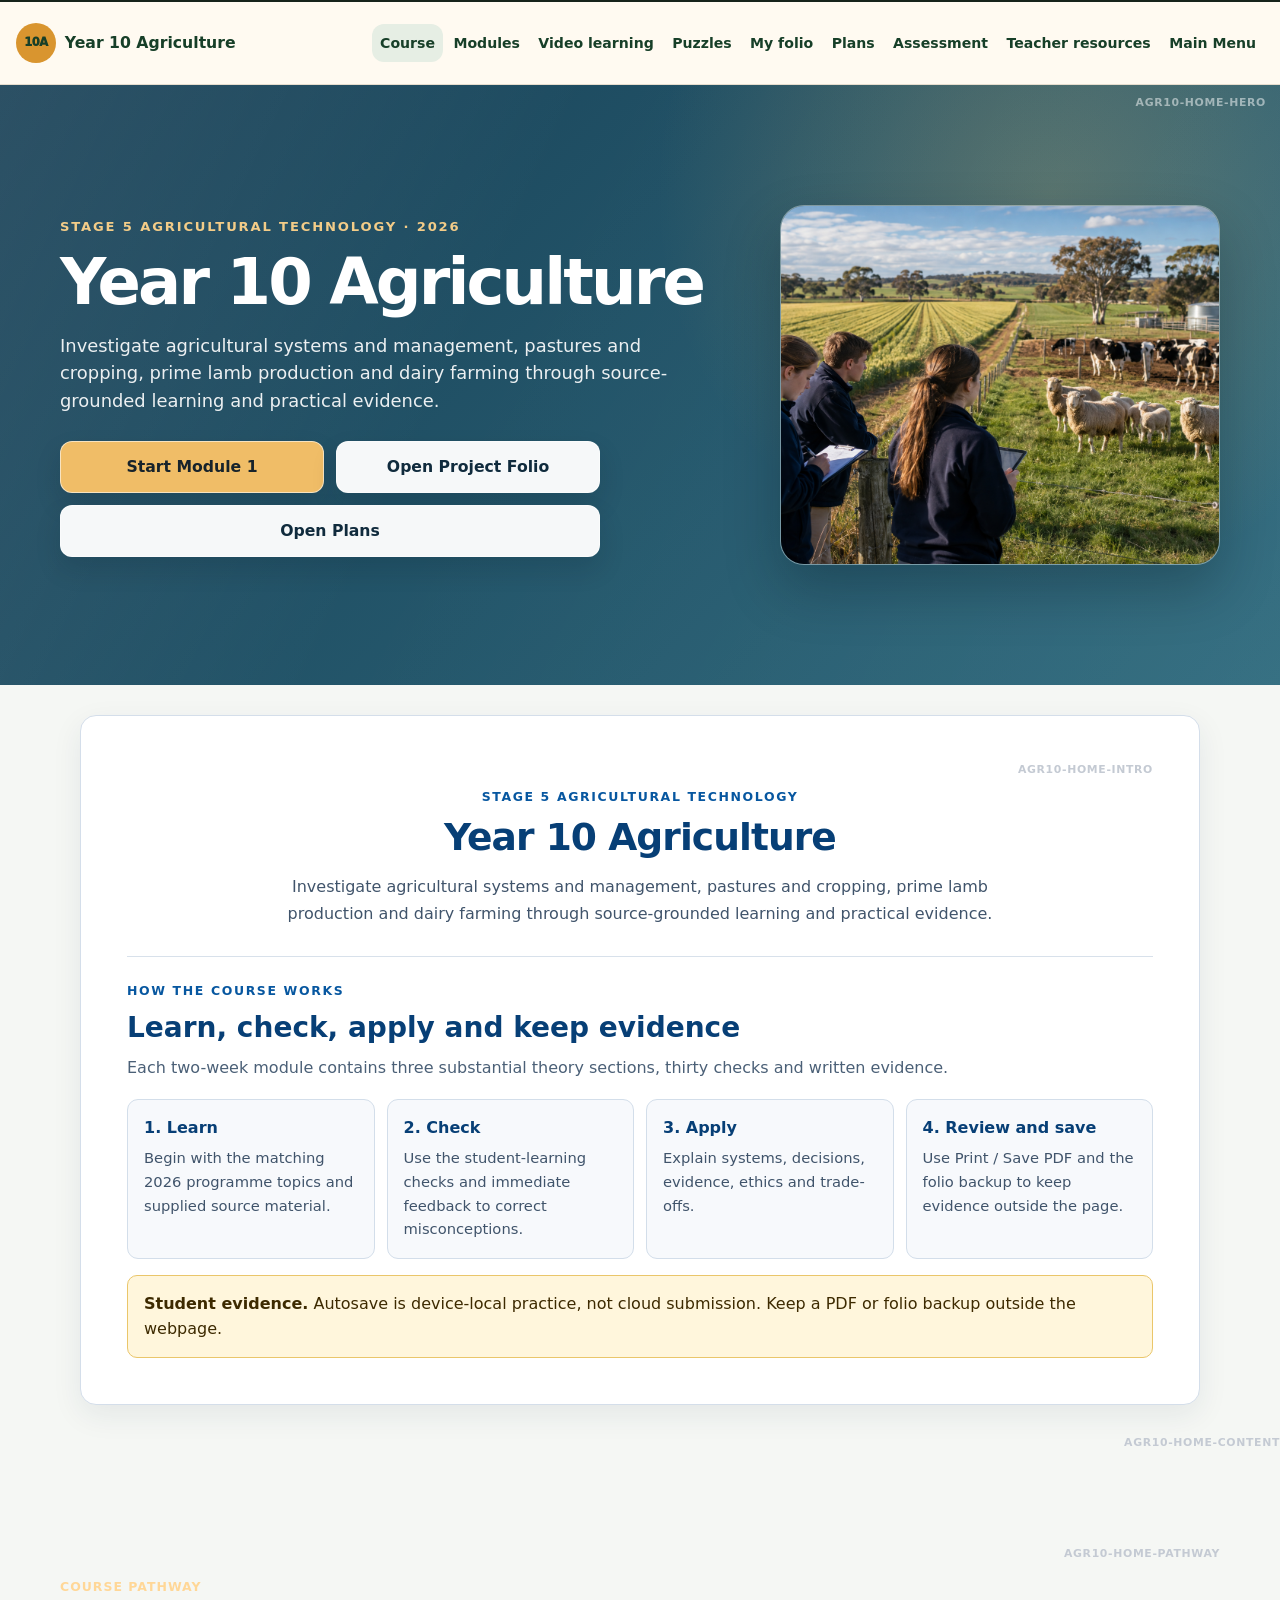
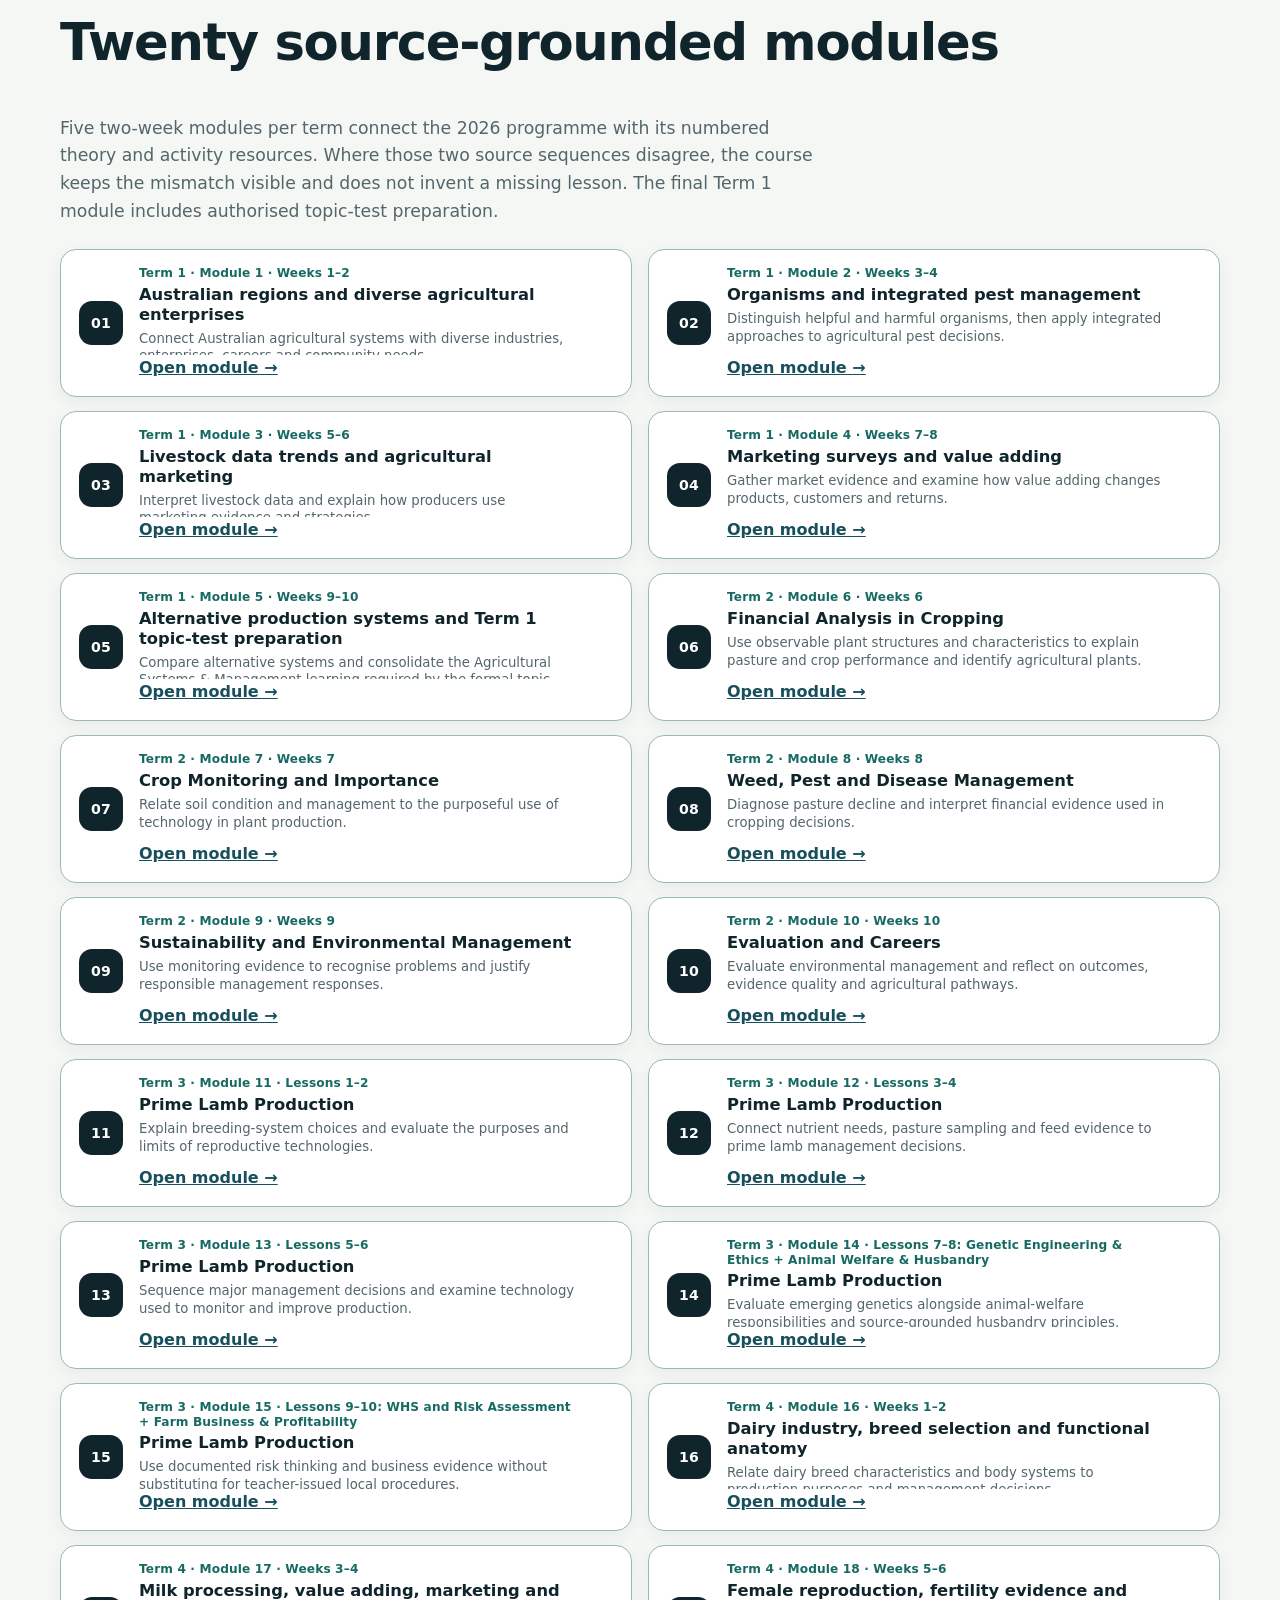
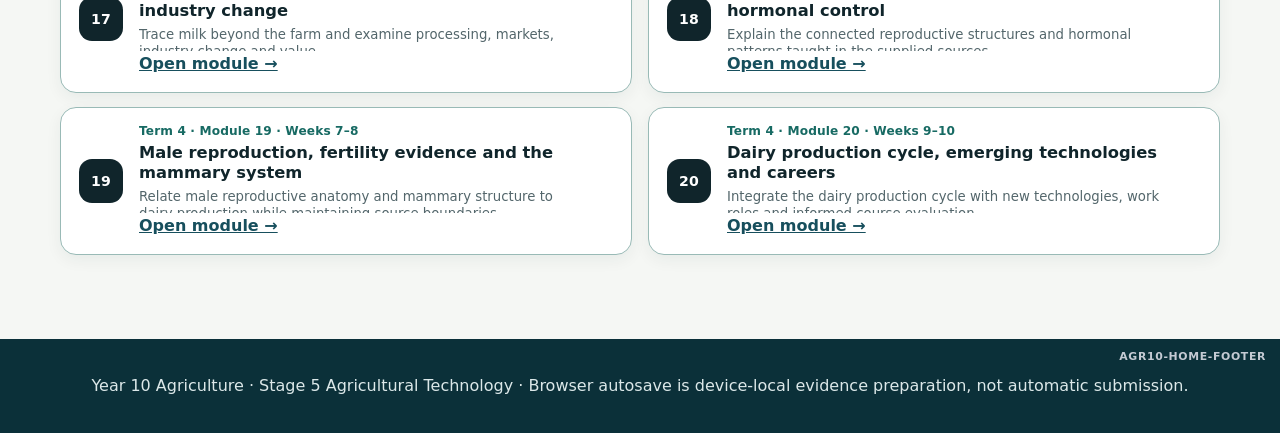
<file: index.html>
<!doctype html>
<html lang="en-AU">
<head>
  <meta charset="utf-8">
  <meta name="viewport" content="width=device-width, initial-scale=1">
  <meta name="description" content="Year 10 Agricultural Technology guided course for the 2026 Wagga Wagga High School programme.">
  <title>Year 10 Agriculture | Stage 5 Agricultural Technology</title>
  <link rel="stylesheet" href="guided/course.css?v=20260805a">
  <link rel="stylesheet" href="shared/sister-site.css" data-sister-site-styles>
  <link rel="stylesheet" href="course-family-hero.css">
<link rel="stylesheet" href="course-family-intro.css"><link rel="stylesheet" href="module-pathway.css"><link rel="stylesheet" href="front-page-cleanup.css?v=20260814-agriculture-1"><link rel="stylesheet" href="section-reference.css?v=20260817a"></head>
<body>
  <a class="skip-link" href="#main-content">Skip to course content</a>
  <header class="site-header"><div class="nav-wrap"><a class="brand" href="index.html">Year 10 Agriculture</a><nav class="nav-links" aria-label="Course navigation"><a href="https://stevencowell.github.io/Main-Page/">Main Menu</a><a href="#pathway">Modules</a><a href="plans/index.html">Plans and drawings</a><a href="busy-work/index.html">Busy Work</a><a href="youtube-learning/index.html">YouTube learning</a><a href="assessment/index.html">Assessment</a><a href="folio.html">Folio</a><a href="teacher-resources/" data-teacher-resources-link>Teacher Resources</a></nav></div></header>

  <section class="hero sister-hero course-family-hero"><div class="hero-inner course-family-hero-inner"><div class="hero-copy"><p class="eyebrow">Stage 5 Agricultural Technology · 2026</p><h1>Year 10 Agriculture</h1><p>Investigate agricultural systems and management, pastures and cropping, prime lamb production and dairy farming through source-grounded learning and practical evidence.</p><div class="hero-actions"><a class="btn" href="module.html?module=1">Start Module 1</a><a class="btn secondary" href="folio.html">Open Project Folio</a><a class="btn secondary" href="plans/index.html">Open Plans</a></div></div><figure class="hero-showcase"><img src="assets/agriculture-hero.png" alt="Year 10 students investigating Australian cropping, prime lamb and dairy production systems"></figure></div></section>
<section class="course-family-intro" aria-labelledby="course-family-intro-title">
  <div class="course-family-intro__inner">
    <header class="course-family-intro__heading">
      <p class="course-family-intro__eyebrow">Stage 5 Agricultural Technology</p>
      <h2 id="course-family-intro-title">Year 10 Agriculture</h2>
      <p class="course-family-intro__lede">Investigate agricultural systems and management, pastures and cropping, prime lamb production and dairy farming through source-grounded learning and practical evidence.</p>
    </header>
    <div class="course-family-intro__routine">
      <div class="course-family-intro__routine-heading">
        <p class="course-family-intro__eyebrow">How the course works</p>
        <h3>Learn, check, apply and keep evidence</h3>
        <p>Each two-week module contains three substantial theory sections, thirty checks and written evidence.</p>
      </div>
      <div class="course-family-intro__cards">
      <article class="course-family-intro__card"><h4>1. Learn</h4><p>Begin with the matching 2026 programme topics and supplied source material.</p></article>
      <article class="course-family-intro__card"><h4>2. Check</h4><p>Use the student-learning checks and immediate feedback to correct misconceptions.</p></article>
      <article class="course-family-intro__card"><h4>3. Apply</h4><p>Explain systems, decisions, evidence, ethics and trade-offs.</p></article>
      <article class="course-family-intro__card"><h4>4. Review and save</h4><p>Use Print / Save PDF and the folio backup to keep evidence outside the page.</p></article>
      </div>
    </div>
    <p class="course-family-intro__evidence"><strong>Student evidence.</strong> Autosave is device-local practice, not cloud submission. Keep a PDF or folio backup outside the webpage.</p>

  </div>
</section>

  <main id="main-content" class="landing-main">
    <section class="section"><p class="eyebrow">How the course works</p><h2>Learn, check, apply and keep evidence</h2><p class="section-intro">Each two-week module contains three substantial theory sections. Every named section has exactly ten student-learning checks, followed by written evidence that autosaves on this browser and device.</p><div class="grid three" style="margin-top:28px"><article class="card"><span class="status-pill">1 · Learn</span><h3>Use the 2026 sources</h3><p>Begin with the matching programme topics and distinguish supplied facts from details that remain teacher-controlled.</p></article><article class="card"><span class="status-pill">2 · Explain</span><h3>Check understanding</h3><p>Use immediate feedback, then explain systems, decisions, evidence, ethics and trade-offs.</p></article><article class="card"><span class="status-pill">3 · Keep</span><h3>Save useful evidence</h3><p>Autosave is device-local practice. Use Print / Save PDF and folio backup to keep evidence outside the page.</p></article></div></section>

    <section class="section" id="pathway"><p class="eyebrow">Course pathway</p><h2>Twenty source-grounded modules</h2><p class="section-intro">Five two-week modules per term connect the 2026 programme with its numbered theory and activity resources. Where those two source sequences disagree, the course keeps the mismatch visible and does not invent a missing lesson. The final Term 1 module includes authorised topic-test preparation.</p><div class="grid two" style="margin-top:28px" data-module-grid></div></section>

    <section class="section"><p class="eyebrow">Required learning destinations</p><h2>Practice, watch and collect evidence</h2><div class="grid three" style="margin-top:28px"><article class="card"><span class="status-pill">Interactive practice</span><h3>Busy Work</h3><p>Use varied Agriculture activities with feedback, saved progress and printable evidence.</p><a class="module-link" href="busy-work/index.html">Open Busy Work →</a></article><article class="card"><span class="status-pill">Validated clips</span><h3>YouTube learning</h3><p>Watch project-specific clips with a purpose, privacy-enhanced playback and a direct fallback.</p><a class="module-link" href="youtube-learning/index.html">Open YouTube learning →</a></article><article class="card"><span class="status-pill">Formal pathways</span><h3>Assessment</h3><p>Check the confirmed 2026 task schedule, task-specific evidence and source conflicts.</p><a class="module-link" href="assessment/index.html">Open assessment pathways →</a></article></div></section>

    <section class="section" id="project-plan"><p class="eyebrow">Plans, drawings and practical evidence</p><h2>Read the confirmed drawing; do not invent local plans</h2><div class="grid two" style="margin-top:28px"><article class="card"><h3>Prime-lamb pedigree structure</h3><p>The formal Task 3 source confirms a two-cross pedigree structure. A neutral reading guide teaches how to trace parents and offspring while leaving breed choices and justification to the student.</p><a class="module-link" href="plans/index.html">Open plans and drawings →</a></article><article class="card pending"><h3>Broader plan remains teacher-controlled</h3><p>The exhaustive 2026 Drive inspection found no authorised farm, paddock, plant-trial, yards or dairy plan. No scale, dimensions, quantities, stocking rates, layout, safety zone or procedure is inferred.</p><div class="callout"><strong>Teacher to confirm:</strong> any later plan, local procedure, handling sequence, trial layout, practical evidence checkpoint, privacy rule or submission link.</div></article></div></section>

    <section class="section" id="outcomes"><p class="eyebrow">NSW Agricultural Technology 7–10 Syllabus (2019)</p><h2>Stage 5 outcomes</h2><p class="section-intro">The 2019 syllabus controls the 2026 course because the newer 2024 syllabus is scheduled for implementation from 2027 unless the school has authorised early implementation. The Drive programmes and formal tasks use the 2019 AG5 framework. Knowledge checks test student learning, never outcome codes or course administration.</p><div class="grid two" style="margin-top:28px" data-outcome-grid></div><p style="margin-top:22px"><a class="btn ghost" href="https://www.nsw.gov.au/education-and-training/nesa/curriculum/tas/agricultural-technology-7-10-2019" target="_blank" rel="noopener">Open the controlling syllabus page ↗</a></p><div class="card pending" style="margin-top:22px"><strong>Teacher to confirm:</strong> whether Wagga Wagga High School has authorised early implementation of the Agriculture Technology 7–10 Syllabus (2024). A one-to-one outcome-code substitution is not valid.</div></section>

  </main>

  <footer>Year 10 Agriculture · Stage 5 Agricultural Technology · Browser autosave is device-local evidence preparation, not automatic submission.</footer>
  <script src="guided/data.js?v=20260805a"></script>
  <script src="guided/landing.js?v=20260805a"></script>
  <script src="shared/hub-navigation.js?v=20260814-agriculture-1" defer></script>
<script src="vendor/html2canvas.min.js"></script><script src="section-reference.js?v=20260817a" data-site-code="AGR10"></script></body>
</html>
</file>
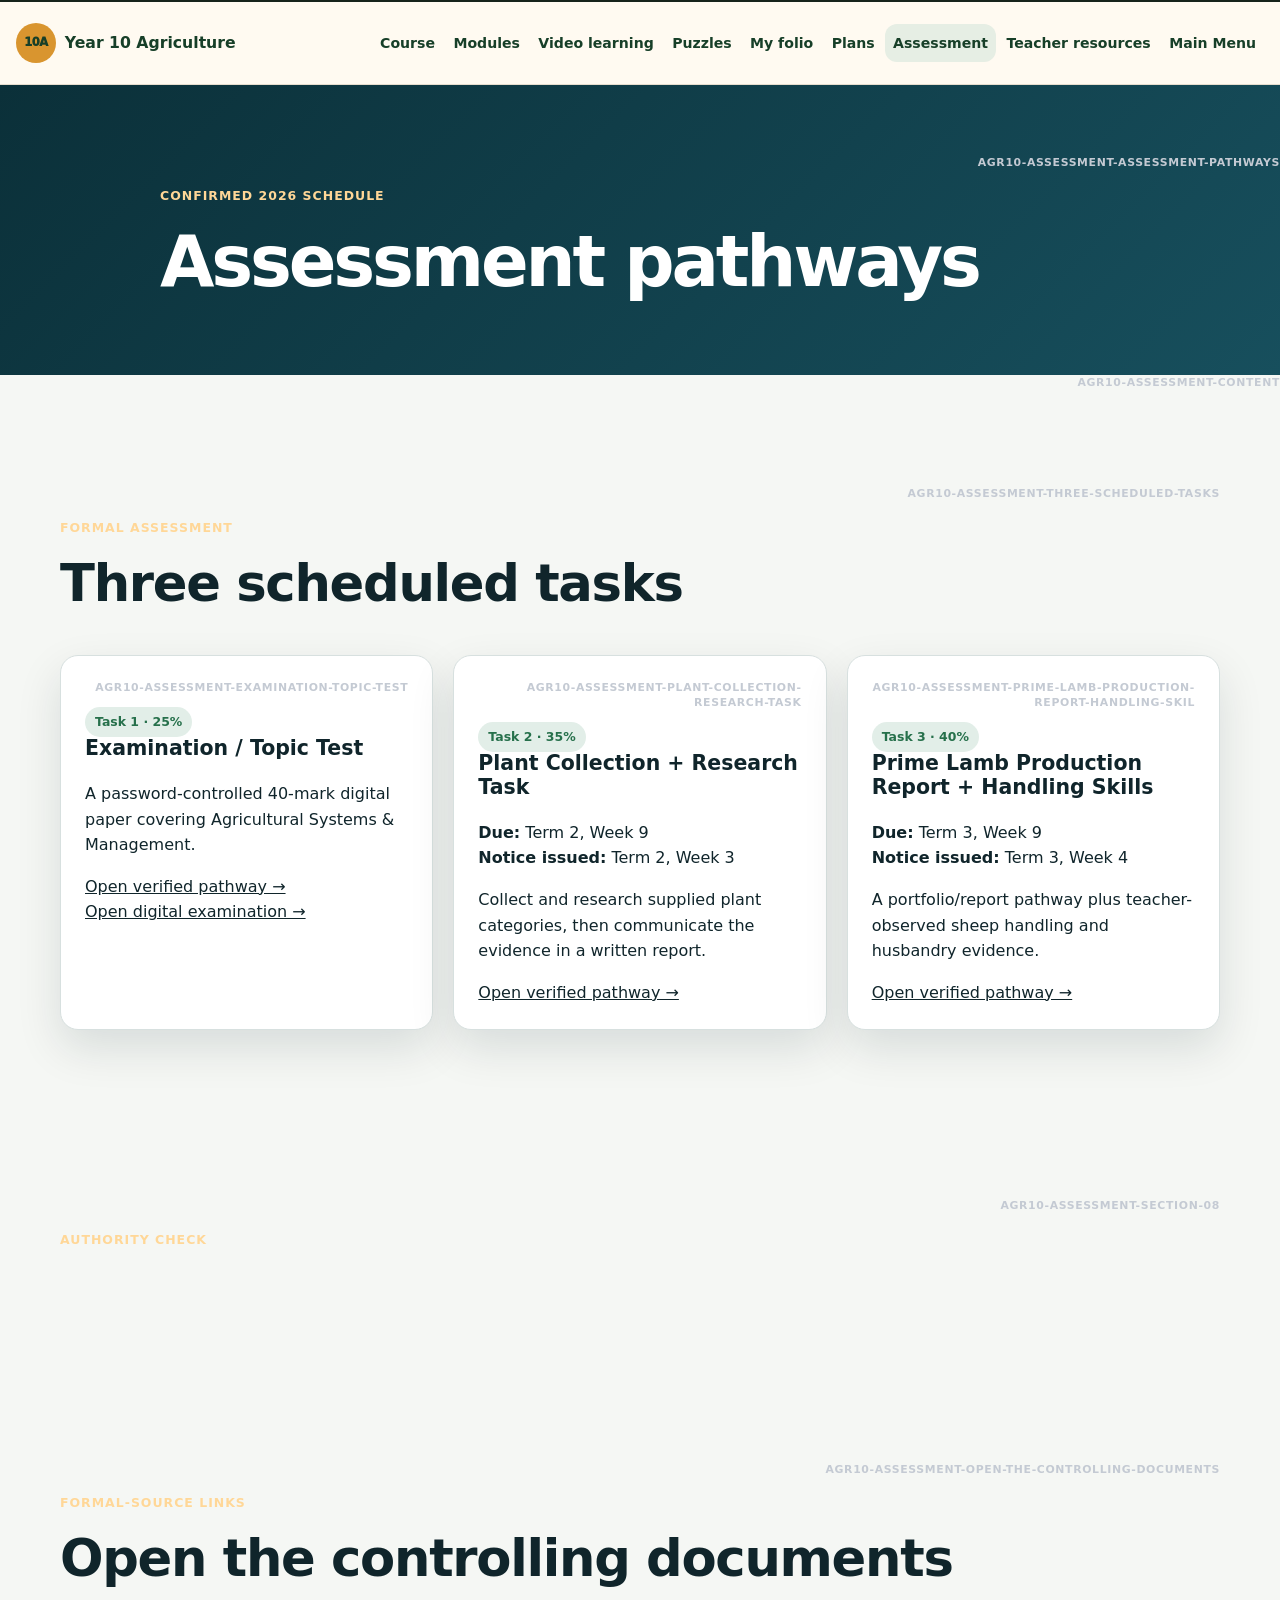
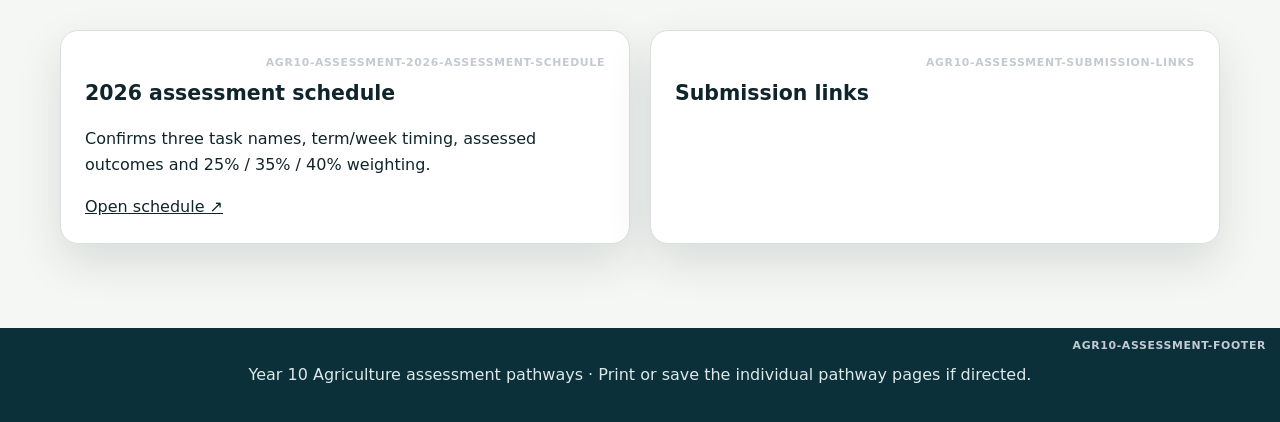
<file: assessment/index.html>
<!doctype html>
<html lang="en-AU">
<head><meta charset="utf-8"><meta name="viewport" content="width=device-width, initial-scale=1"><meta name="description" content="Confirmed 2026 Year 10 Agriculture assessment pathways."><title>Assessment pathways | Year 10 Agriculture</title><link rel="stylesheet" href="../guided/course.css?v=20260805a"><link rel="stylesheet" href="../shared/sister-site.css" data-sister-site-styles><link rel="stylesheet" href="../section-reference.css?v=20260817a"></head>
<body>
  <a class="skip-link" href="#assessment-content">Skip to assessment pathways</a>
  <header class="site-header"><div class="nav-wrap"><a class="brand" href="../index.html">Year 10 Agriculture</a><nav class="nav-links" aria-label="Course navigation"><a href="../index.html#pathway">Modules</a><a href="../plans/index.html">Plans and drawings</a><a href="../busy-work/index.html">Busy Work</a><a href="../youtube-learning/index.html">YouTube learning</a><a href="index.html" aria-current="page">Assessment</a><a href="../folio.html">Folio</a></nav></div></header>
  <section class="module-hero"><div class="module-hero-inner"><p class="eyebrow">Confirmed 2026 schedule</p><h1>Assessment pathways</h1><p>Use the school schedule for task number, name, timing, weighting and assessed outcomes. Source conflicts remain visible and must not be silently guessed away.</p></div></section>
  <main id="assessment-content" class="landing-main">
    <section class="section"><p class="eyebrow">Formal assessment</p><h2>Three scheduled tasks</h2><div class="grid three" style="margin-top:28px">
      <article class="card"><span class="status-pill">Task 1 · 25%</span><h3>Examination / Topic Test</h3><p><strong>Handbook:</strong> Term 1, Week 9<br><strong>Course task documents:</strong> Term 1, Week 10<br><strong>Exact session:</strong> Teacher to confirm</p><p>A password-controlled 40-mark digital paper covering Agricultural Systems &amp; Management.</p><a class="module-link" href="task-1.html">Open verified pathway →</a><br><a class="module-link" href="../exam/">Open digital examination →</a></article>
      <article class="card"><span class="status-pill">Task 2 · 35%</span><h3>Plant Collection + Research Task</h3><p><strong>Due:</strong> Term 2, Week 9<br><strong>Notice issued:</strong> Term 2, Week 3</p><p>Collect and research supplied plant categories, then communicate the evidence in a written report.</p><a class="module-link" href="task-2.html">Open verified pathway →</a></article>
      <article class="card"><span class="status-pill">Task 3 · 40%</span><h3>Prime Lamb Production Report + Handling Skills</h3><p><strong>Due:</strong> Term 3, Week 9<br><strong>Notice issued:</strong> Term 3, Week 4</p><p>A portfolio/report pathway plus teacher-observed sheep handling and husbandry evidence.</p><a class="module-link" href="task-3.html">Open verified pathway →</a></article>
    </div></section>
    <section class="section"><p class="eyebrow">Authority check</p><h2>Known source conflicts</h2><div class="grid two" style="margin-top:28px"><article class="card pending"><h3>Task 1 timing</h3><p>The current cohort handbook schedules the examination in Term 1 Week 9. The course assessment schedule and notification use Term 1 Week 10. The exact session remains <strong>Teacher to confirm</strong>.</p></article><article class="card pending"><h3>Task 2 name and task type</h3><p>The scope and sequence says <em>Plant Density Trial + Report</em>. The formal schedule, notification and task folder say <em>Plant Collection + Research Task</em>. The formal schedule controls this public pathway; the mismatch remains <strong>Teacher to confirm</strong>.</p></article><article class="card pending"><h3>Task 3 outcomes wording</h3><p>The schedule lists AG5-2, AG5-5, AG5-7 and AG5-14. The notification additionally lists AG5-3 and describes AG5-14 as plant management even though the task includes animal handling. The schedule controls the displayed task mapping; notification corrections remain <strong>Teacher to confirm</strong>.</p></article></div></section>
    <section class="section"><p class="eyebrow">Formal-source links</p><h2>Open the controlling documents</h2><div class="grid two" style="margin-top:28px"><article class="card"><h3>2026 assessment schedule</h3><p>Confirms three task names, term/week timing, assessed outcomes and 25% / 35% / 40% weighting.</p><a class="module-link" href="https://docs.google.com/document/d/1VNp-zwye57G5lHTWmuCELbzUnZWb80U3-Sl4OKU_gw0/edit" target="_blank" rel="noopener">Open schedule ↗</a></article><article class="card"><h3>Submission links</h3><p>The supplied notifications contain placeholder Classroom text rather than an authorised student URL. Use the current teacher-issued Classroom post.</p><div class="callout"><strong>Teacher to confirm:</strong> exact Classroom URL, teacher name, calendar date and approval version.</div></article></div></section>
  </main>
  <footer>Year 10 Agriculture assessment pathways · Print or save the individual pathway pages if directed.</footer>
  <script src="../shared/hub-navigation.js" defer></script>
<script src="../vendor/html2canvas.min.js"></script><script src="../section-reference.js?v=20260817a" data-site-code="AGR10"></script></body></html>
</file>
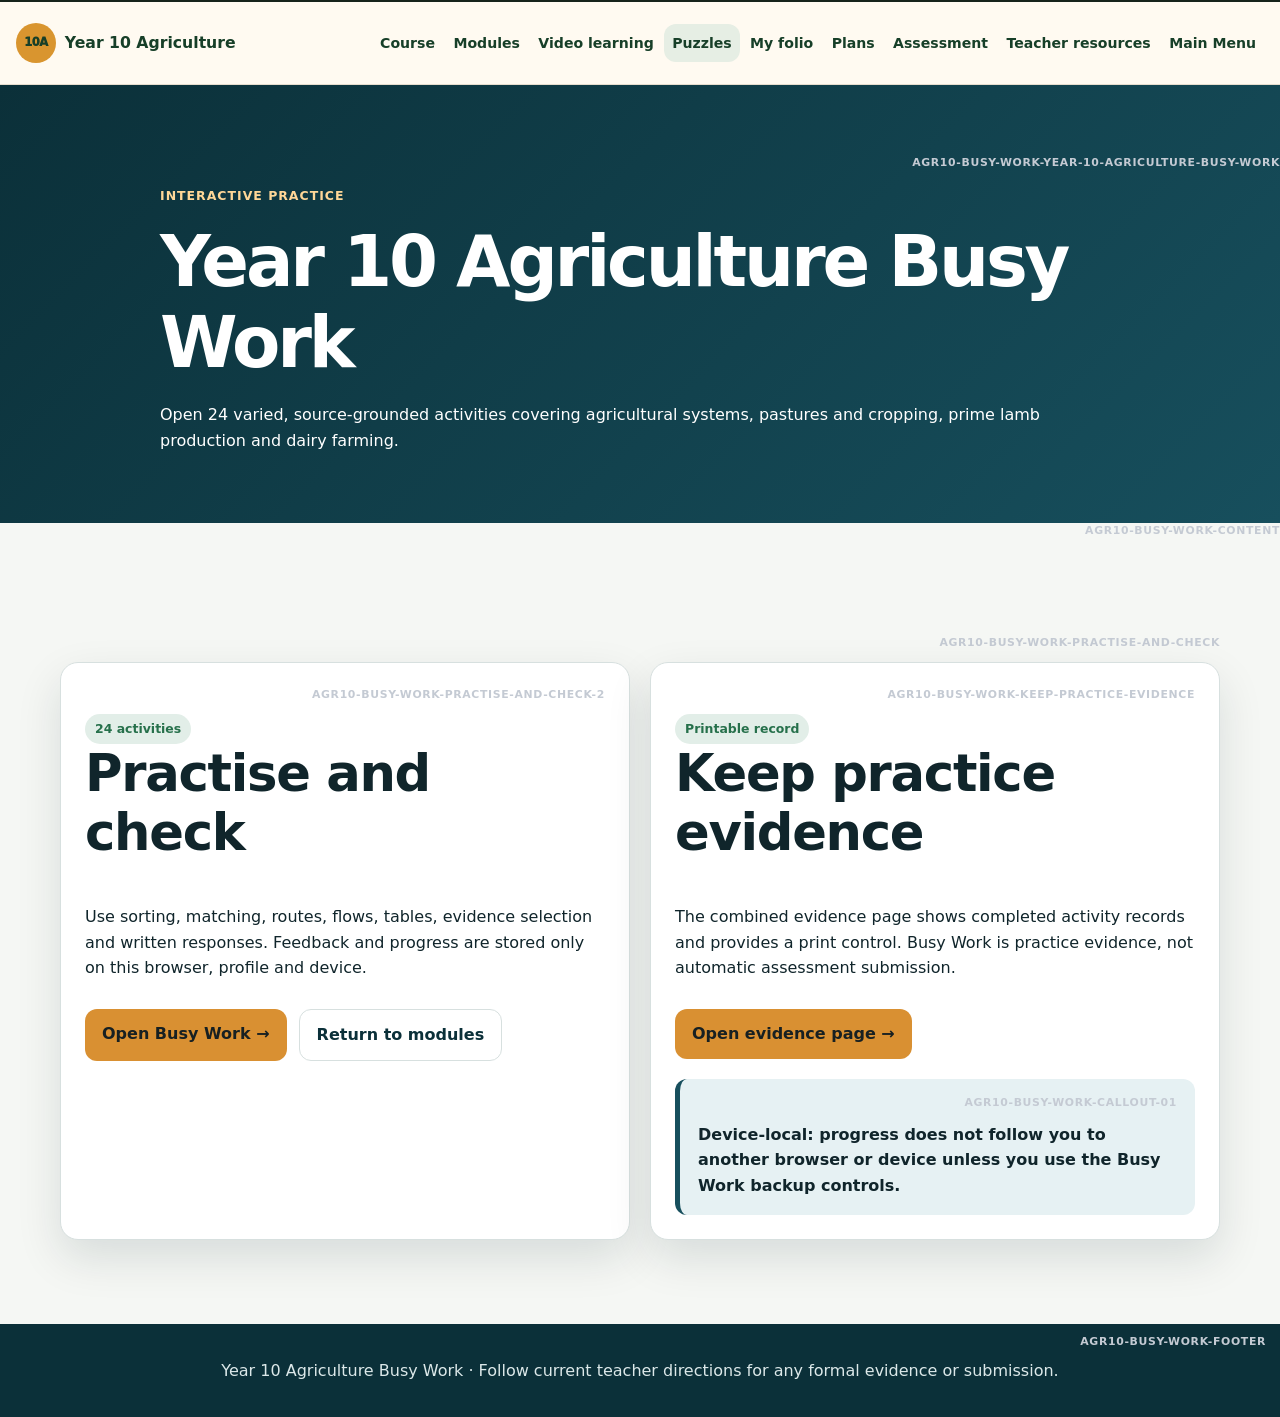
<file: busy-work/index.html>
<!doctype html>
<html lang="en-AU">
<head>
  <meta charset="utf-8">
  <meta name="viewport" content="width=device-width, initial-scale=1">
  <meta name="description" content="Year 10 Agriculture Busy Work practice and printable evidence.">
  <title>Busy Work | Year 10 Agriculture</title>
  <link rel="stylesheet" href="../guided/course.css?v=20260805a">
  <link rel="stylesheet" href="../shared/sister-site.css" data-sister-site-styles>
<link rel="stylesheet" href="../section-reference.css?v=20260817a"></head>
<body>
  <a class="skip-link" href="#busy-content">Skip to Busy Work</a>
  <header class="site-header"><div class="nav-wrap"><a class="brand" href="../index.html">Year 10 Agriculture</a><nav class="nav-links" aria-label="Course navigation"><a href="../index.html#pathway">Modules</a><a href="../plans/index.html">Plans and drawings</a><a href="index.html" aria-current="page">Busy Work</a><a href="../youtube-learning/index.html">YouTube learning</a><a href="../assessment/index.html">Assessment</a><a href="../folio.html">Folio</a></nav></div></header>
  <section class="module-hero"><div class="module-hero-inner"><p class="eyebrow">Interactive practice</p><h1>Year 10 Agriculture Busy Work</h1><p>Open 24 varied, source-grounded activities covering agricultural systems, pastures and cropping, prime lamb production and dairy farming.</p></div></section>
  <main id="busy-content" class="landing-main">
    <section class="section"><div class="grid two">
      <article class="card"><span class="status-pill">24 activities</span><h2>Practise and check</h2><p>Use sorting, matching, routes, flows, tables, evidence selection and written responses. Feedback and progress are stored only on this browser, profile and device.</p><div class="button-row"><a class="btn" href="https://stevencowell.github.io/busy-worksheets/index.html?library=agriculture-year-10">Open Busy Work →</a><a class="btn ghost" href="../index.html#pathway">Return to modules</a></div></article>
      <article class="card"><span class="status-pill">Printable record</span><h2>Keep practice evidence</h2><p>The combined evidence page shows completed activity records and provides a print control. Busy Work is practice evidence, not automatic assessment submission.</p><div class="button-row"><a class="btn" href="https://stevencowell.github.io/busy-worksheets/evidence.html?library=agriculture-year-10">Open evidence page →</a></div><div class="callout"><strong>Device-local:</strong> progress does not follow you to another browser or device unless you use the Busy Work backup controls.</div></article>
    </div></section>
  </main>
  <footer>Year 10 Agriculture Busy Work · Follow current teacher directions for any formal evidence or submission.</footer>
  <script src="../shared/hub-navigation.js" defer></script>
<script src="../vendor/html2canvas.min.js"></script><script src="../section-reference.js?v=20260817a" data-site-code="AGR10"></script></body>
</html>
</file>
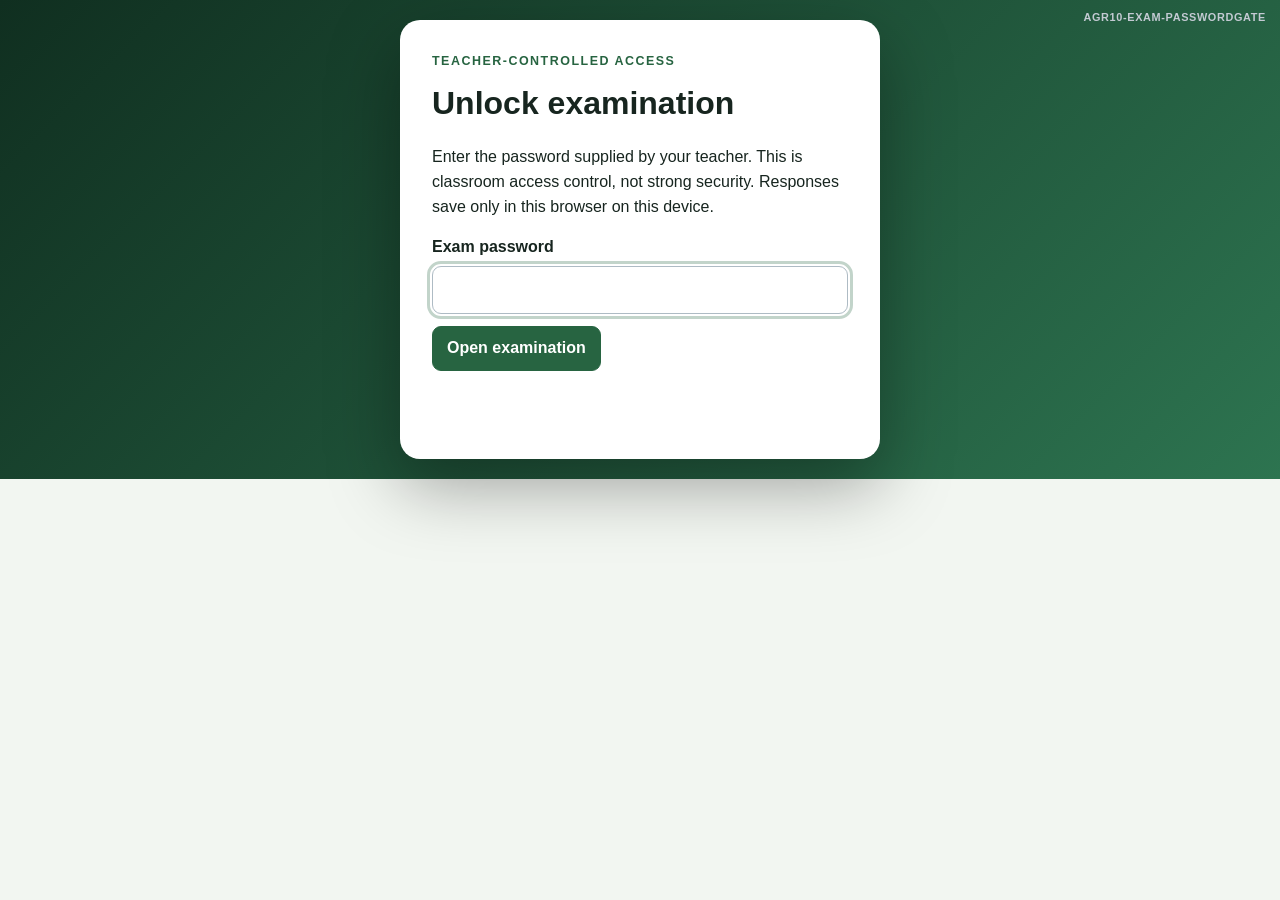
<file: exam/index.html>
<!doctype html><html lang="en-AU"><head><meta charset="utf-8"><meta name="viewport" content="width=device-width,initial-scale=1"><meta name="description" content="Password-controlled Year 10 Agriculture examination"><title>Year 10 Agriculture | Examination</title><link rel="stylesheet" href="exam.css?v=20260812"><style>#pdfFilename{overflow-wrap:anywhere}</style><link rel="stylesheet" href="../section-reference.css?v=20260817a"></head>
<body><div class="password-gate" id="passwordGate"><form class="gate-card" id="gateForm"><p class="kicker">Teacher-controlled access</p><h1>Unlock examination</h1><p>Enter the password supplied by your teacher. This is classroom access control, not strong security. Responses save only in this browser on this device.</p><label for="gatePassword"><strong>Exam password</strong></label><input id="gatePassword" type="password" inputmode="numeric" autocomplete="off" required><button class="btn" type="submit">Open examination</button><p class="gate-error" id="gateError" role="alert"></p></form></div>
<div id="examPage" hidden><header><div class="shell"><p><a id="backLink" href="../assessment/task-1.html">Back to assessment</a></p><p class="kicker" id="courseName"></p><h1 id="examTitle"></h1><p id="examSubtitle"></p></div></header><main class="shell">
<section class="card"><h2>Examination information</h2><div class="notice-grid"><div><span>Course stage</span><strong id="metaStage"></strong></div><div><span>Recommended time</span><strong id="metaTime"></strong></div><div><span>Total marks</span><strong id="metaMarks"></strong></div><div><span>Assessment status</span><strong id="metaStatus"></strong></div><div><span>Task</span><strong id="metaTask"></strong></div><div><span>Scheduled timing</span><strong id="metaDate"></strong></div><div class="wide"><span>Assessed outcomes</span><strong id="metaOutcomes"></strong></div></div><p class="note" id="examDirections"></p><p><strong>Keep a copy:</strong> use <em>Print / Save PDF</em> and name the file <strong id="pdfFilename"></strong>. Your teacher will confirm whether and where a PDF must be submitted.</p></section>
<form id="examForm" novalidate><section class="card"><h2>Student details</h2><div class="student-grid"><label>Student name<input data-student id="studentName" name="studentName" autocomplete="name"></label><label>Class<input data-student name="studentClass" autocomplete="off"></label><label>Teacher<input data-student name="teacherName" autocomplete="off"></label><label>Date completed<input data-student name="completedDate" type="date"></label></div></section><div class="toolbar screen-only"><div class="progress"><div class="track"><div id="progressFill"></div></div><span id="progressLabel"></span></div><button class="btn secondary" id="saveBtn" type="button">Save now</button><button class="btn" id="printBtn" type="button">Print / Save PDF</button><button class="btn secondary" id="lockBtn" type="button">Lock exam</button><button class="btn danger" id="clearBtn" type="button">Clear saved work</button><div id="saveStatus">Responses autosave on this device.</div></div><div id="examSections"></div></form><p class="footer">Browser autosave is device-local practice, not cloud submission. No marking guide is stored on this student page.</p></main></div><script src="config.js?v=20260812"></script><script src="exam.js?v=20260812"></script><script src="../vendor/html2canvas.min.js"></script><script src="../section-reference.js?v=20260817a" data-site-code="AGR10"></script></body></html>
</file>
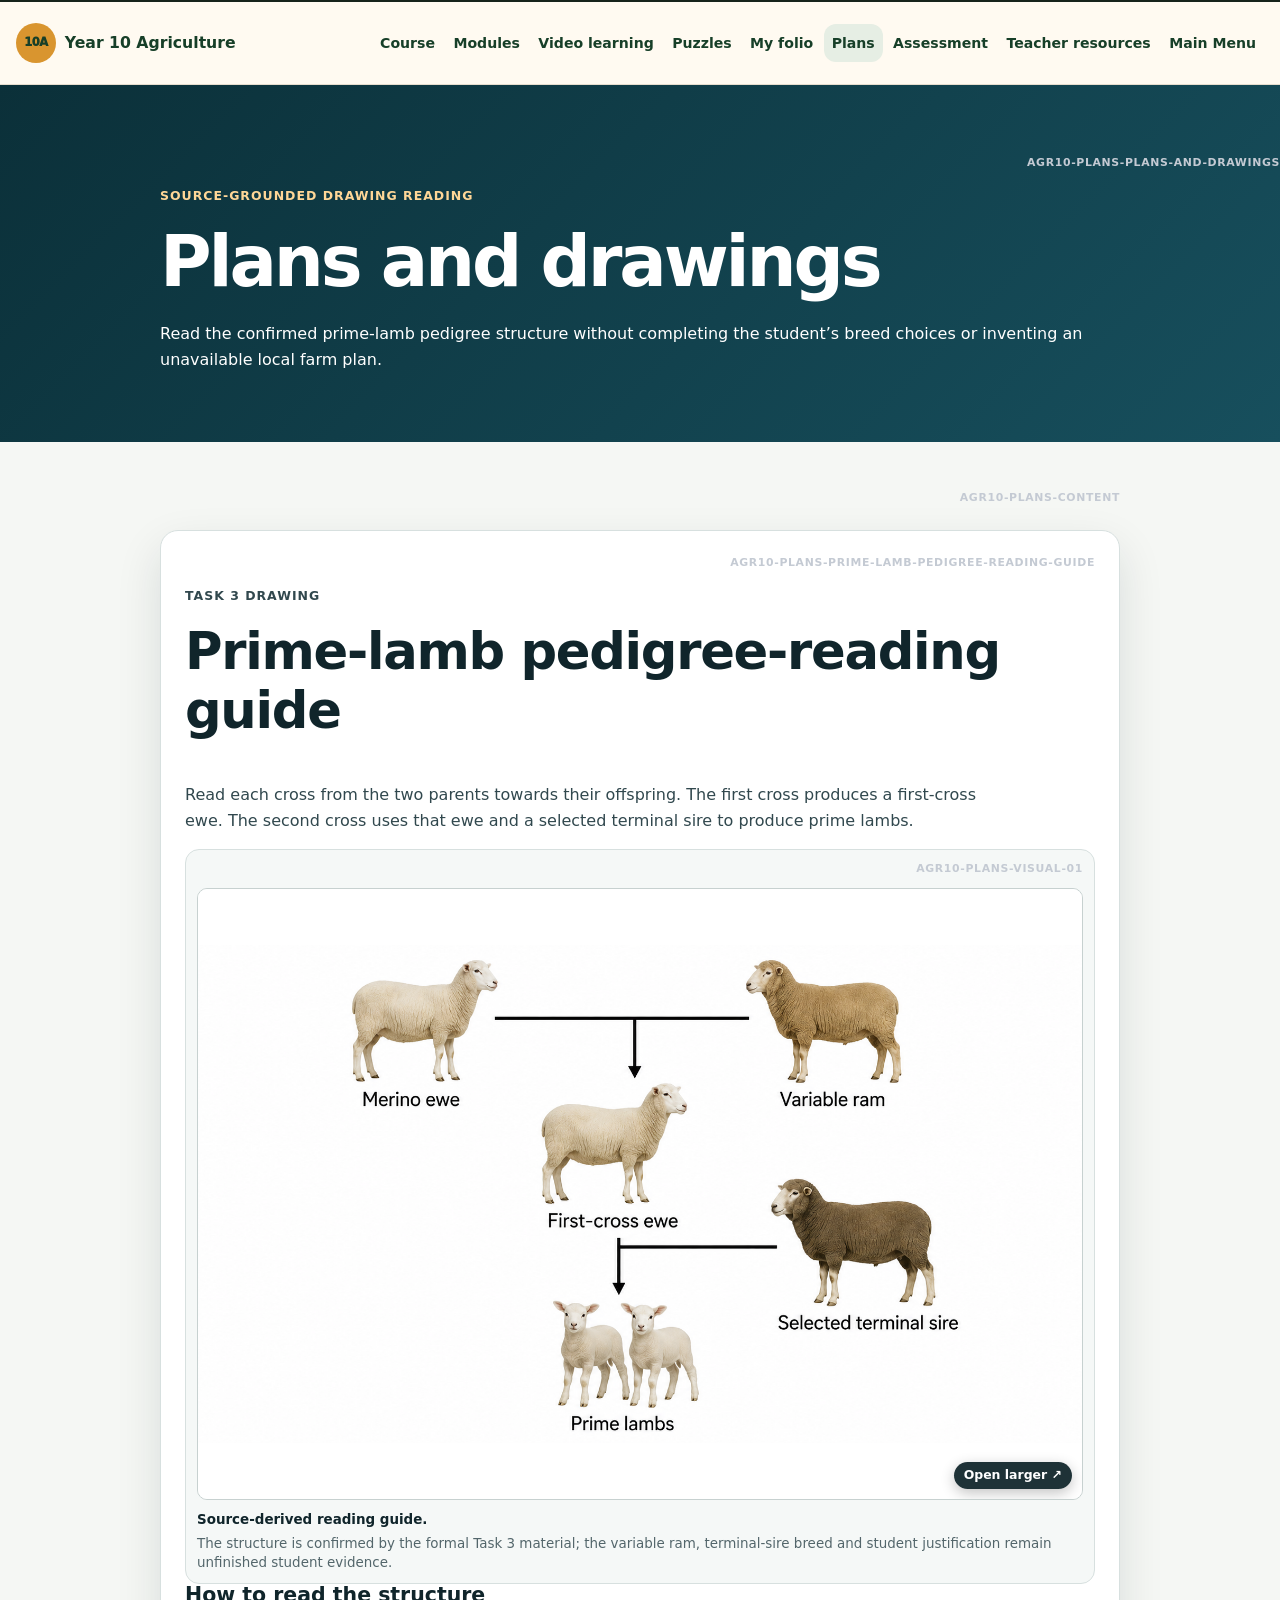
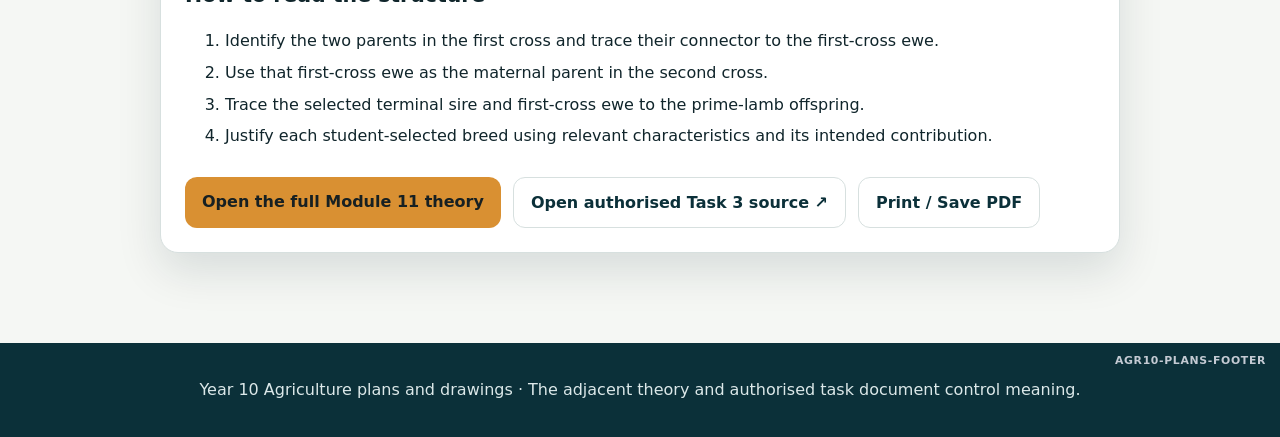
<file: plans/index.html>
<!doctype html>
<html lang="en-AU">
<head>
  <meta charset="utf-8">
  <meta name="viewport" content="width=device-width, initial-scale=1">
  <meta name="description" content="Source-grounded drawing reading for the confirmed Year 10 Agriculture prime-lamb assessment pathway.">
  <title>Plans and drawings | Year 10 Agriculture</title>
  <link rel="stylesheet" href="../guided/course.css?v=20260805a">
  <link rel="stylesheet" href="../shared/sister-site.css" data-sister-site-styles>
<link rel="stylesheet" href="../section-reference.css?v=20260817a"></head>
<body>
  <a class="skip-link" href="#plans-content">Skip to plans and drawings</a>
  <header class="site-header"><div class="nav-wrap"><a class="brand" href="../index.html">Year 10 Agriculture</a><nav class="nav-links" aria-label="Course navigation"><a href="../index.html#pathway">Modules</a><a href="../plans/index.html" aria-current="page">Plans and drawings</a><a href="../busy-work/index.html">Busy Work</a><a href="../youtube-learning/index.html">YouTube learning</a><a href="../assessment/index.html">Assessment</a><a href="../folio.html">Folio</a></nav></div></header>
  <section class="module-hero"><div class="module-hero-inner"><p class="eyebrow">Source-grounded drawing reading</p><h1>Plans and drawings</h1><p>Read the confirmed prime-lamb pedigree structure without completing the student’s breed choices or inventing an unavailable local farm plan.</p></div></section>
  <main id="plans-content" class="module-main">
    <section class="card theory-section">
      <p class="eyebrow">Task 3 drawing</p>
      <h2>Prime-lamb pedigree-reading guide</h2>
      <p>Read each cross from the two parents towards their offspring. The first cross produces a first-cross ewe. The second cross uses that ewe and a selected terminal sire to produce prime lambs.</p>
      <figure class="plan-sheet-card"><a class="plan-preview-link zoomable-infographic" href="../assets/theory/m11-s02-prime-lamb-pedigree-reading-guide.png" target="_blank" rel="noopener" aria-label="Open larger: prime-lamb pedigree-reading guide"><img src="../assets/theory/m11-s02-prime-lamb-pedigree-reading-guide.png" alt="Neutral prime-lamb pedigree-reading guide showing two parent-to-offspring crosses without completing the student’s breed choices"><span class="infographic-open-label">Open larger <span aria-hidden="true">↗</span></span></a><figcaption><strong>Source-derived reading guide.</strong> The structure is confirmed by the formal Task 3 material; the variable ram, terminal-sire breed and student justification remain unfinished student evidence.</figcaption></figure>
      <h3>How to read the structure</h3>
      <ol><li>Identify the two parents in the first cross and trace their connector to the first-cross ewe.</li><li>Use that first-cross ewe as the maternal parent in the second cross.</li><li>Trace the selected terminal sire and first-cross ewe to the prime-lamb offspring.</li><li>Justify each student-selected breed using relevant characteristics and its intended contribution.</li></ol>
      <div class="callout"><strong>Drawing source boundary:</strong> this guide shows the authorised relationship structure only. It does not supply a model breed answer, farm layout, dimensions, stocking rate, handling procedure, welfare control or local safety instruction.</div>
      <div class="button-row"><a class="btn" href="../module.html?module=11">Open the full Module 11 theory</a><a class="btn ghost" href="https://drive.google.com/file/d/1rh8Tedl_c2XQ3-aw0KqpOBCWfmmqef-w/view" target="_blank" rel="noopener">Open authorised Task 3 source ↗</a><button class="btn ghost" type="button" onclick="window.print()">Print / Save PDF</button></div>
    </section>
    <section class="card theory-section pending">
      <h2>Broader plan boundary</h2>
      <p>The exhaustive 2026 Drive inspection did not identify an authorised farm, paddock, plant-trial, yards or dairy plan. No generic substitute is published.</p>
      <p><strong>Teacher to confirm:</strong> any later plan, dimensions, quantities, trial layout, practical checkpoint or local procedure. A teacher-issued plan must retain its full technical content and a visible Open larger link.</p>
    </section>
  </main>
  <footer>Year 10 Agriculture plans and drawings · The adjacent theory and authorised task document control meaning.</footer>
  <script src="../shared/hub-navigation.js" defer></script>
<script src="../vendor/html2canvas.min.js"></script><script src="../section-reference.js?v=20260817a" data-site-code="AGR10"></script></body>
</html>
</file>
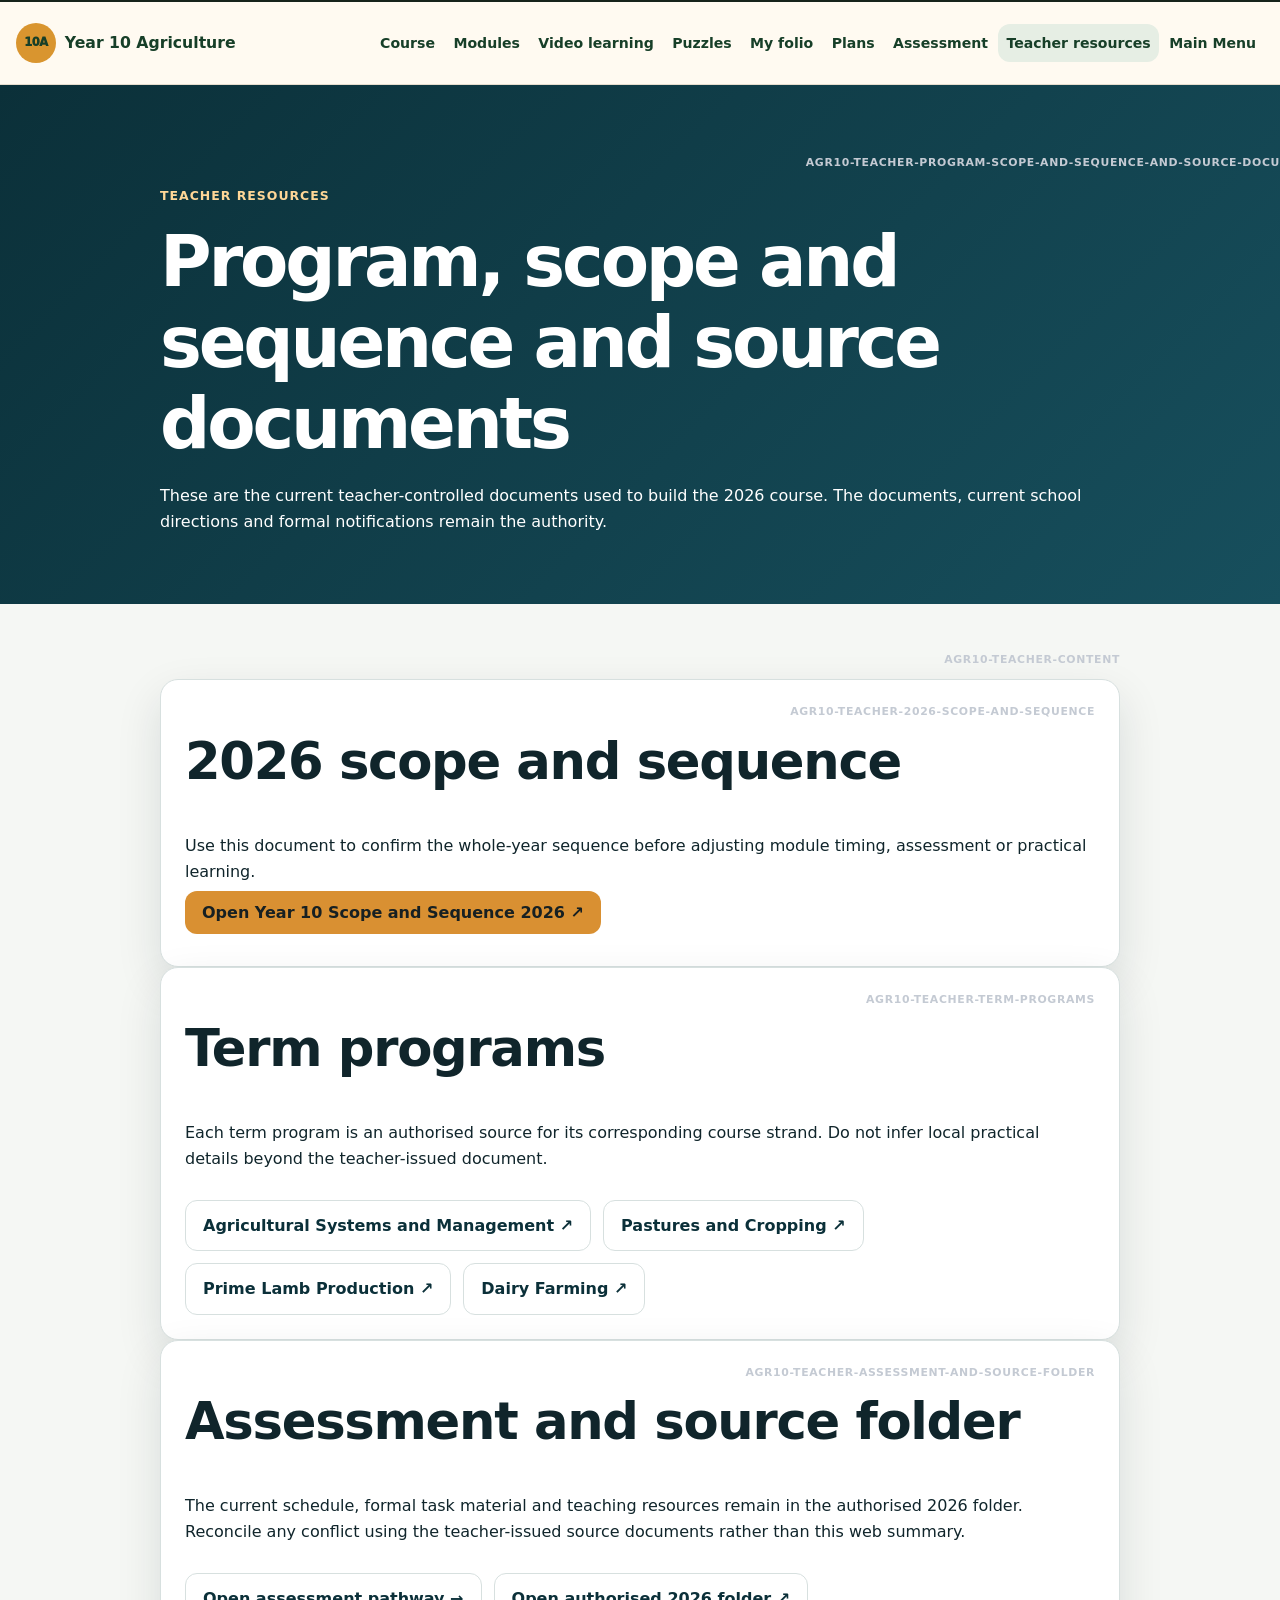
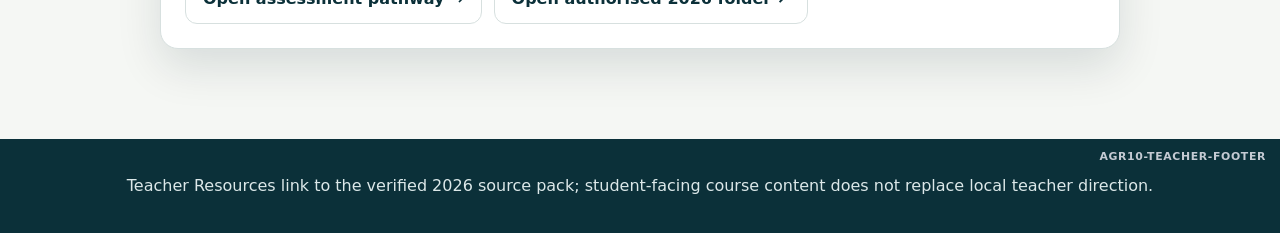
<file: teacher-resources/index.html>
<!doctype html>
<html lang="en-AU">
<head>
  <meta charset="utf-8">
  <meta name="viewport" content="width=device-width, initial-scale=1">
  <meta name="description" content="Authoritative Year 10 Agriculture program, scope and sequence, and assessment resources for teachers.">
  <title>Teacher Resources | Year 10 Agriculture</title>
  <link rel="stylesheet" href="../guided/course.css?v=20260806">
<link rel="stylesheet" href="../section-reference.css?v=20260817a"></head>
<body>
  <a class="skip-link" href="#teacher-resources">Skip to Teacher Resources</a>
  <header class="site-header"><div class="nav-wrap"><a class="brand" href="../index.html">Year 10 Agriculture</a><nav class="nav-links" aria-label="Course navigation"><a href="../index.html#pathway">Modules</a><a href="../plans/index.html">Plans and drawings</a><a href="../busy-work/index.html">Busy Work</a><a href="../youtube-learning/index.html">YouTube learning</a><a href="../assessment/index.html">Assessment</a><a href="../folio.html">Folio</a><a href="index.html" aria-current="page" data-teacher-resources-link>Teacher Resources</a></nav></div></header>
  <section class="module-hero"><div class="module-hero-inner"><p class="eyebrow">Teacher Resources</p><h1>Program, scope and sequence and source documents</h1><p>These are the current teacher-controlled documents used to build the 2026 course. The documents, current school directions and formal notifications remain the authority.</p></div></section>
  <main id="teacher-resources" class="module-main">
    <section class="card"><h2>2026 scope and sequence</h2><p>Use this document to confirm the whole-year sequence before adjusting module timing, assessment or practical learning.</p><p><a class="btn" href="https://docs.google.com/document/d/1jpZY3Mw36FdCHmQvwpwXPMqyl-MnPRn93RsoYbEQVyo/edit?usp=drivesdk" target="_blank" rel="noopener">Open Year 10 Scope and Sequence 2026 ↗</a></p></section>
    <section class="card"><h2>Term programs</h2><p>Each term program is an authorised source for its corresponding course strand. Do not infer local practical details beyond the teacher-issued document.</p><div class="button-row"><a class="btn ghost" href="https://docs.google.com/document/d/1h_fQ2AVVYzK7OEgurvgoq_Mudoq9EpS4/edit?usp=drivesdk" target="_blank" rel="noopener">Agricultural Systems and Management ↗</a><a class="btn ghost" href="https://docs.google.com/document/d/1g-7si41MpG-Sd9rfbuiSTU7eJkr4pyU4/edit?usp=drivesdk" target="_blank" rel="noopener">Pastures and Cropping ↗</a><a class="btn ghost" href="https://docs.google.com/document/d/1D7ErY-_eIaJytaVvqTO9_eM0PZzrrqRs/edit?usp=drivesdk" target="_blank" rel="noopener">Prime Lamb Production ↗</a><a class="btn ghost" href="https://docs.google.com/document/d/1-E4nw0eqQOx41TjKjheL101vf_vio_za/edit?usp=drivesdk" target="_blank" rel="noopener">Dairy Farming ↗</a></div></section>
    <section class="card"><h2>Assessment and source folder</h2><p>The current schedule, formal task material and teaching resources remain in the authorised 2026 folder. Reconcile any conflict using the teacher-issued source documents rather than this web summary.</p><div class="button-row"><a class="btn ghost" href="../assessment/index.html">Open assessment pathway →</a><a class="btn ghost" href="https://drive.google.com/drive/folders/1J3WBZpddqQRSbtAyL3Xyu-tqAvhCLjjE" target="_blank" rel="noopener">Open authorised 2026 folder ↗</a></div></section>
  </main>
  <footer>Teacher Resources link to the verified 2026 source pack; student-facing course content does not replace local teacher direction.</footer>
  <script src="../shared/hub-navigation.js" defer></script>
<script src="../vendor/html2canvas.min.js"></script><script src="../section-reference.js?v=20260817a" data-site-code="AGR10"></script></body>
</html>
</file>
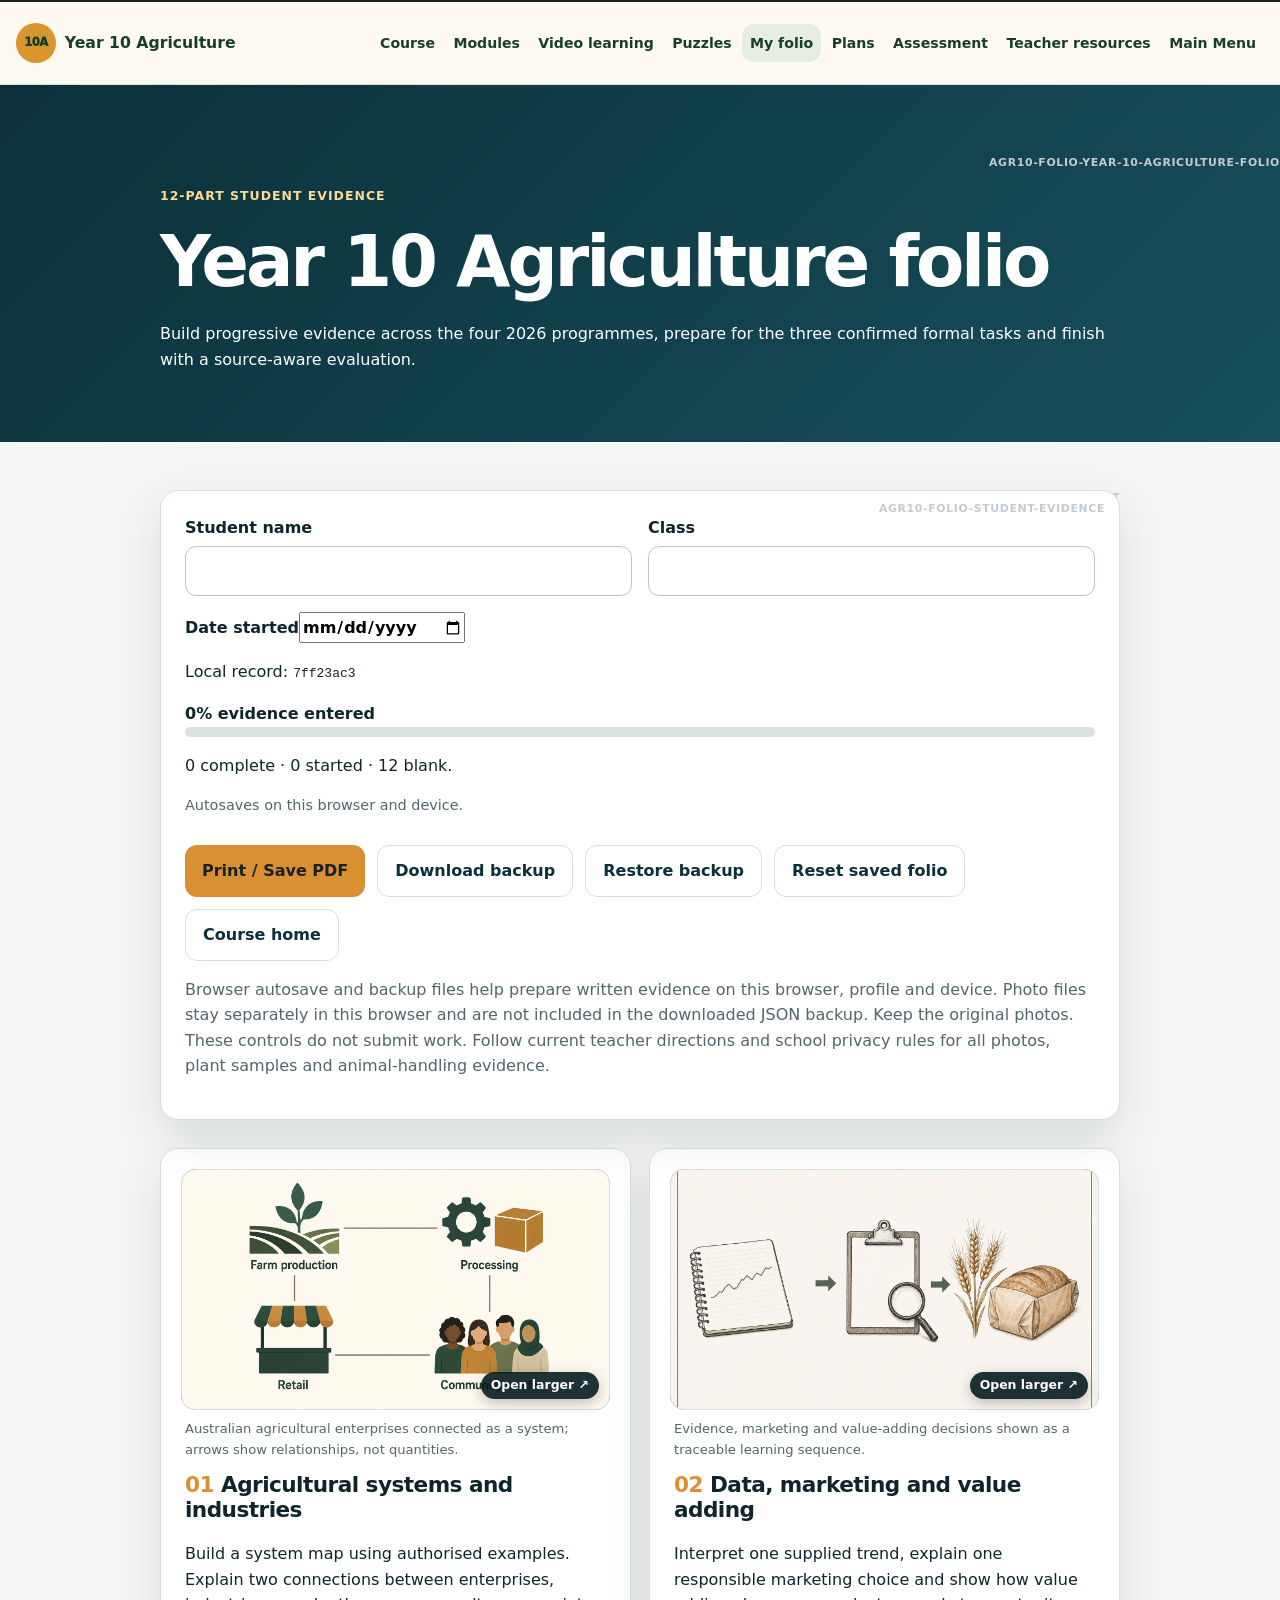
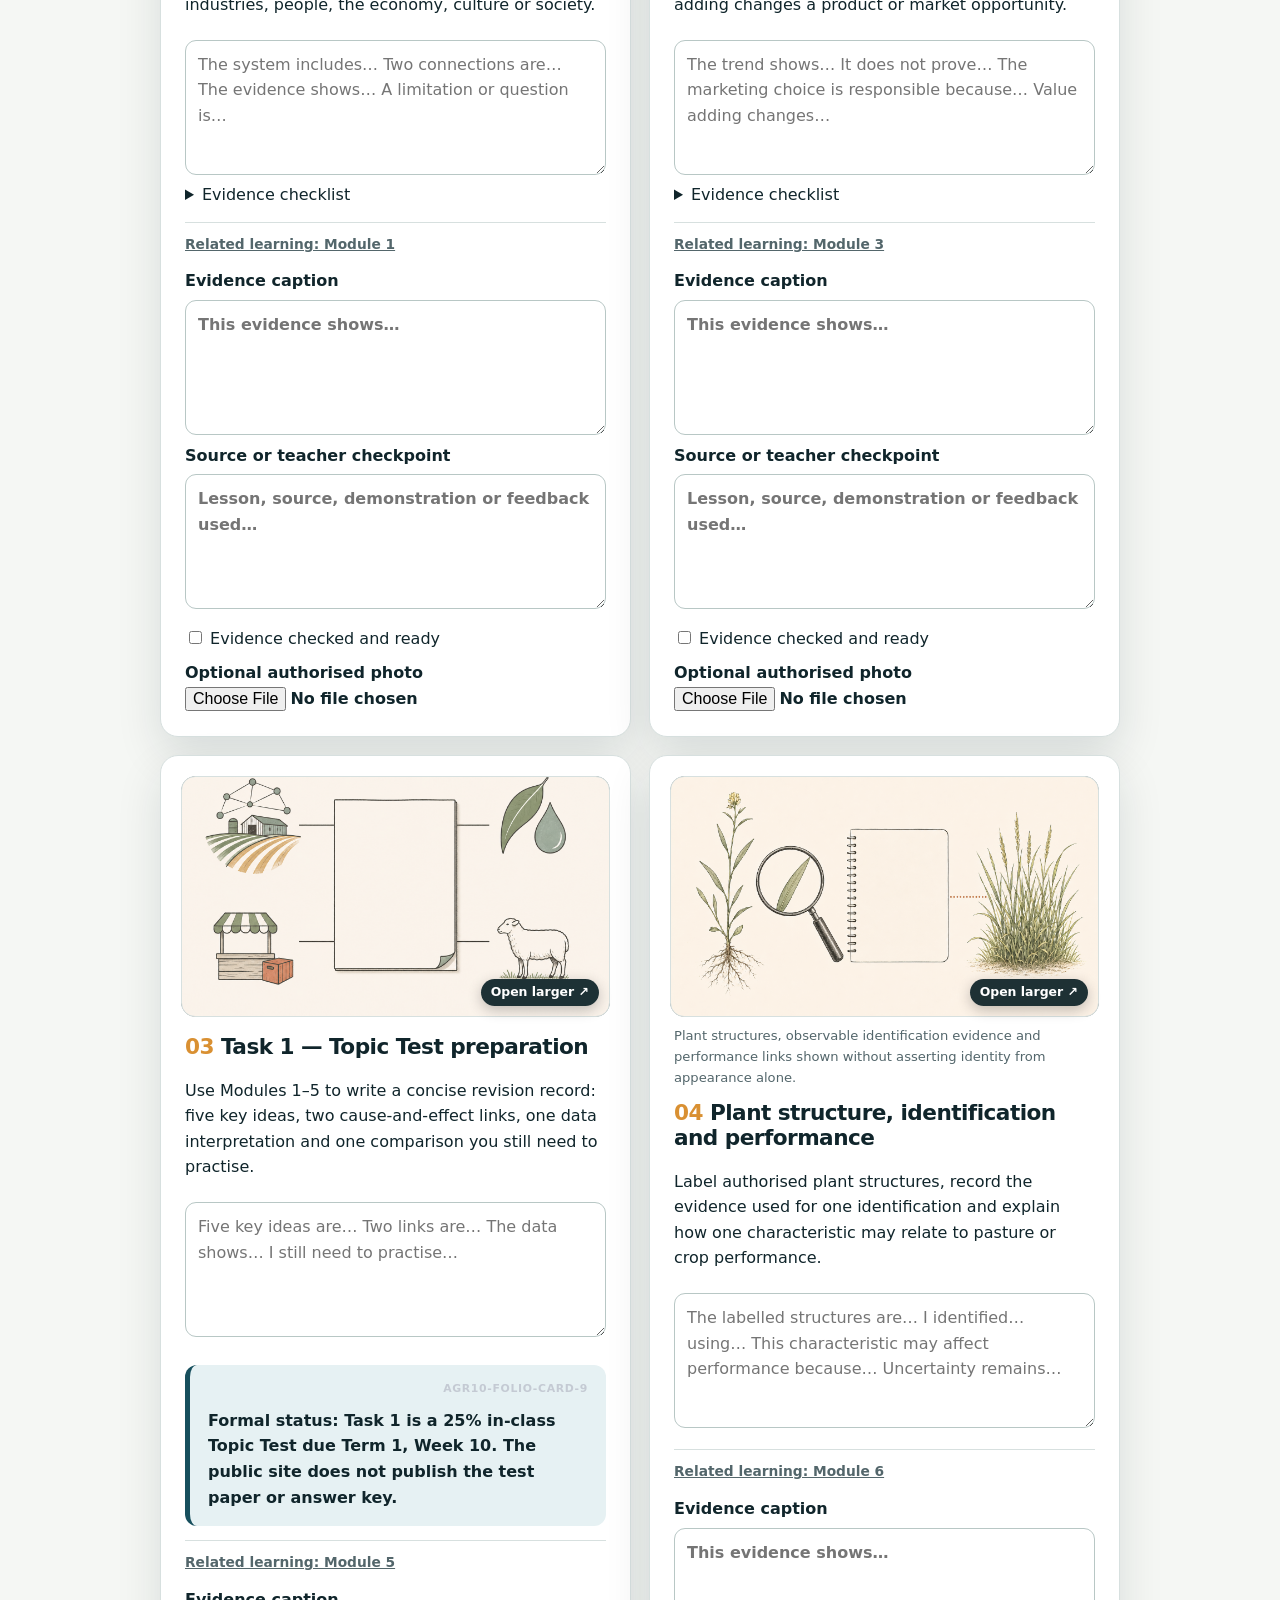
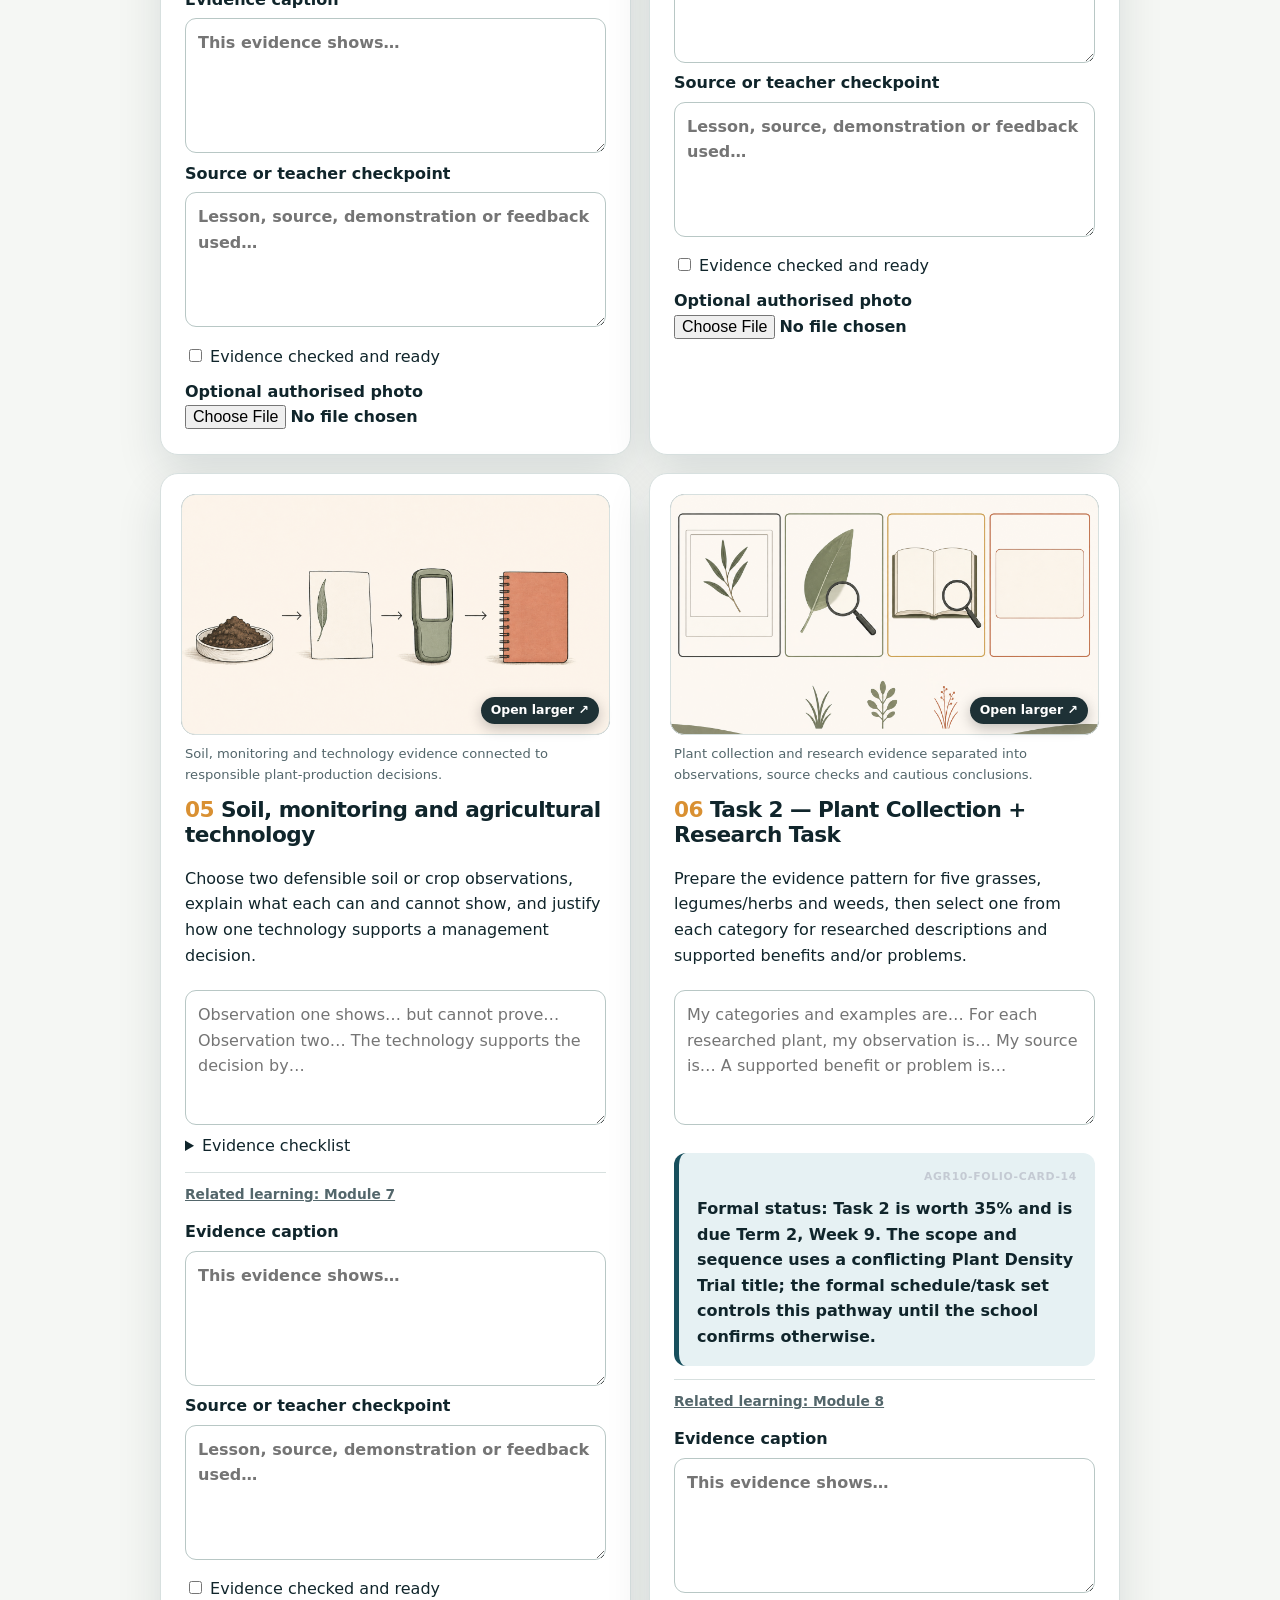
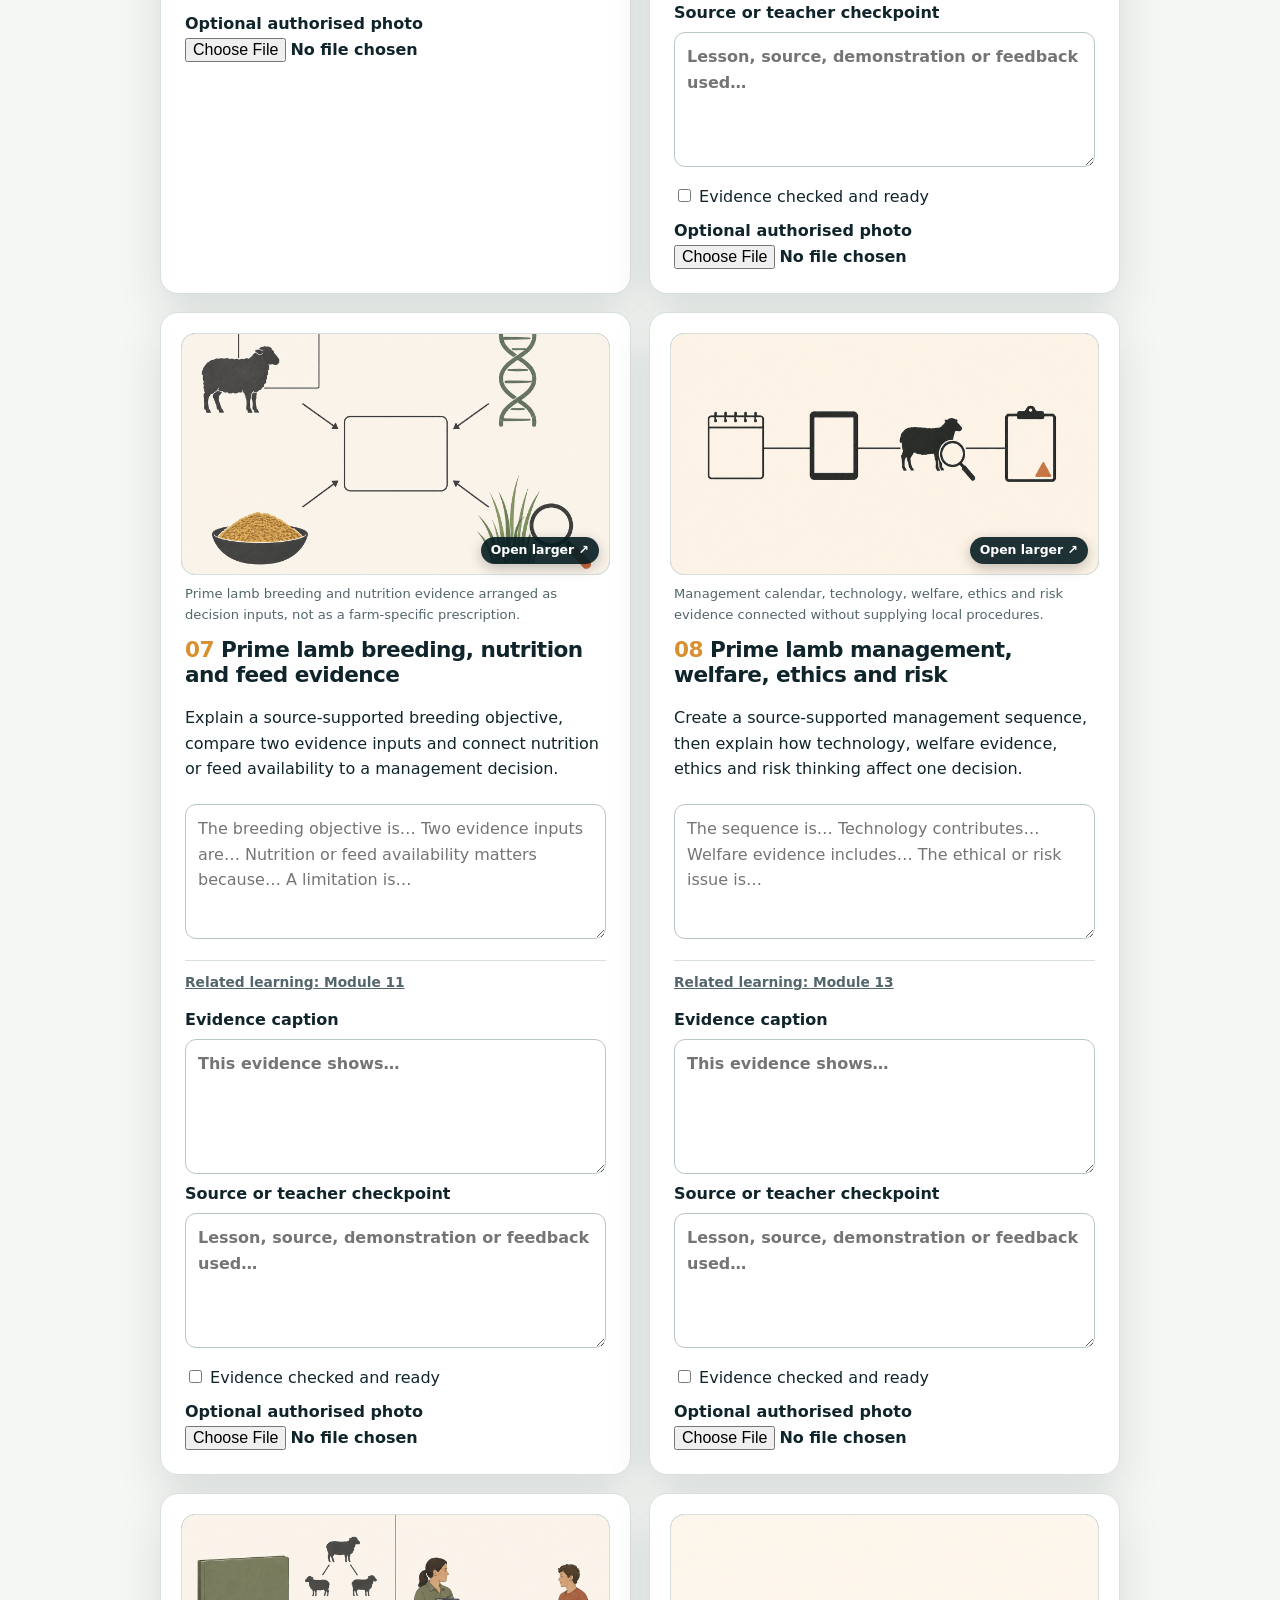
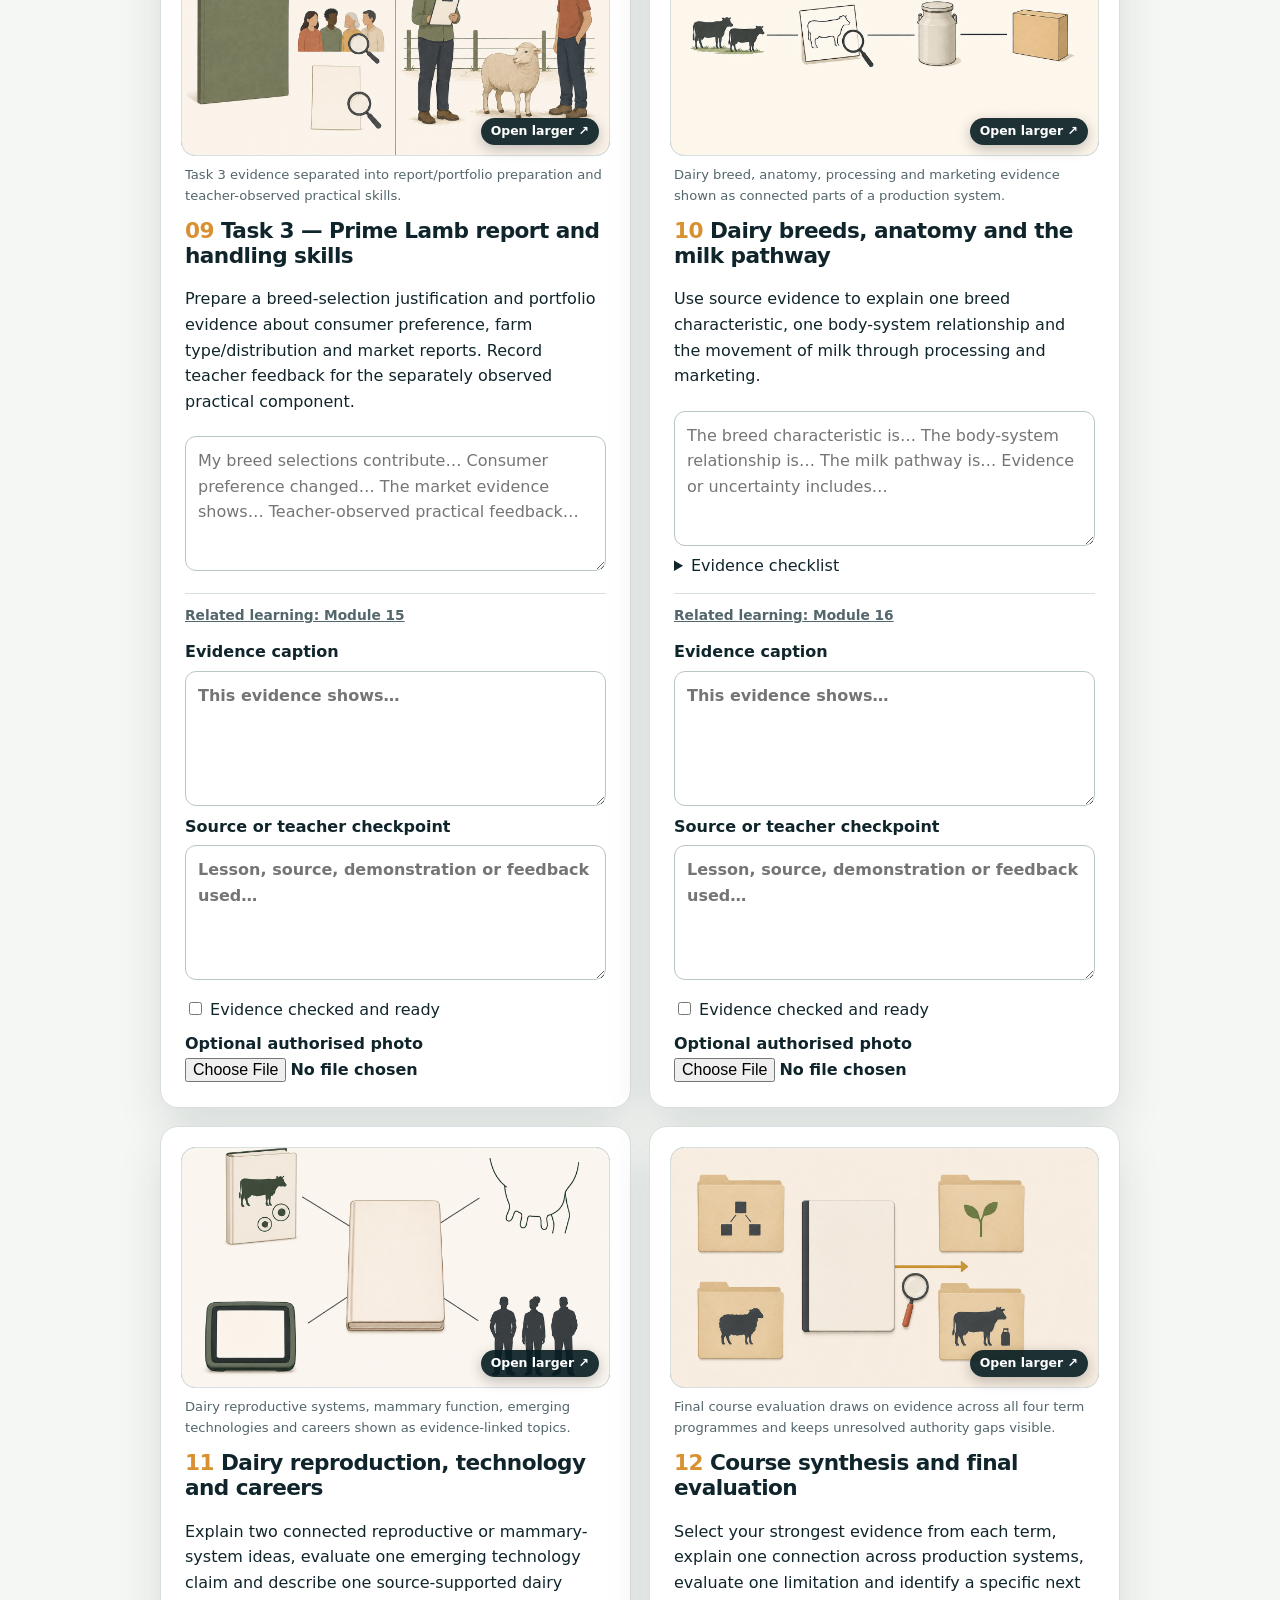
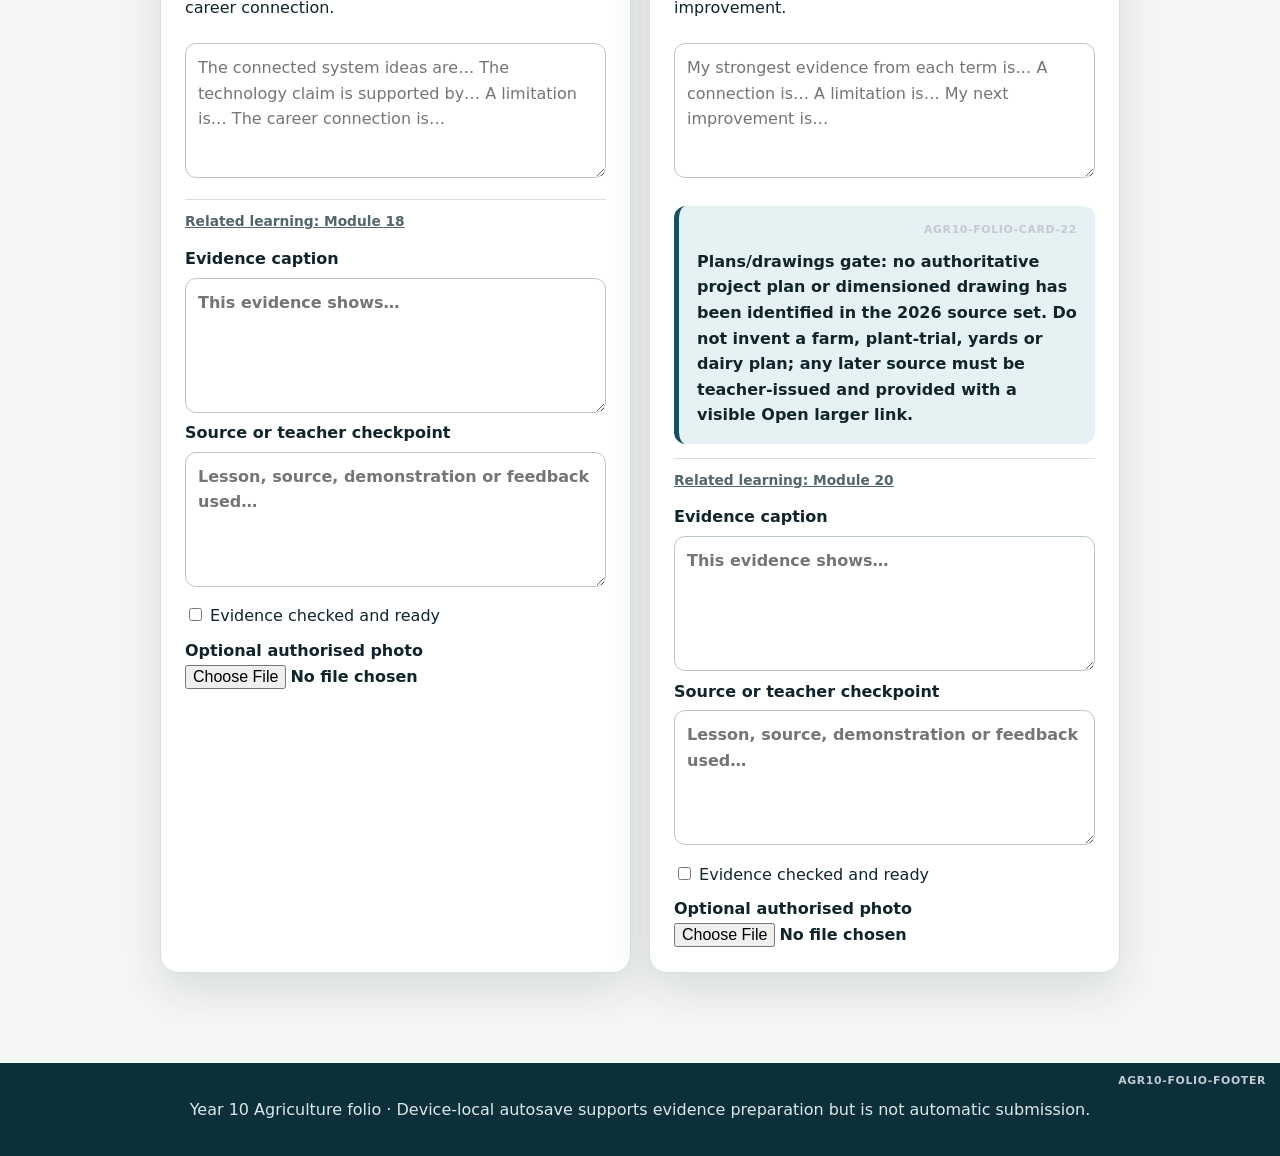
<file: folio.html>
<!doctype html>
<html lang="en-AU">
<head>
  <meta charset="utf-8">
  <meta name="viewport" content="width=device-width, initial-scale=1">
  <meta name="description" content="Twelve-card course and assessment evidence folio for Year 10 Agricultural Technology.">
  <title>Student evidence folio | Year 10 Agriculture</title>
  <link rel="stylesheet" href="guided/course.css?v=20260805a">
  <link rel="stylesheet" href="shared/sister-site.css" data-sister-site-styles>
<link rel="stylesheet" href="section-reference.css?v=20260817a"></head>
<body class="folio-page">
  <a class="skip-link" href="#folio-content">Skip to folio</a>
  <header class="site-header"><div class="nav-wrap"><a class="brand" href="index.html">Year 10 Agriculture</a><nav class="nav-links" aria-label="Course navigation"><a href="index.html#pathway">Modules</a><a href="plans/index.html">Plans and drawings</a><a href="busy-work/index.html">Busy Work</a><a href="youtube-learning/index.html">YouTube learning</a><a href="assessment/index.html">Assessment</a><a href="folio.html" aria-current="page">Folio</a></nav></div></header>
  <section class="module-hero"><div class="module-hero-inner"><p class="eyebrow">12-part student evidence</p><h1>Year 10 Agriculture folio</h1><p>Build progressive evidence across the four 2026 programmes, prepare for the three confirmed formal tasks and finish with a source-aware evaluation.</p></div></section>

  <main id="folio-content" class="folio-main" data-folio>
    <section class="card progress-panel"><div class="student-grid"><label>Student name<input data-save data-required name="student-name" type="text" autocomplete="name"></label><label>Class<input data-save data-required name="student-class" type="text"></label><label>Date started<input data-save name="date-started" type="date"></label></div><p>Local record: <code data-record-id></code></p><strong data-progress-text>0% evidence entered</strong><div class="progress-track"><div class="progress-fill" data-progress-fill></div></div><p data-folio-summary>12 blank cards.</p><p class="save-state" data-save-state>Autosaves on this browser and device.</p><div class="button-row"><button class="btn" type="button" onclick="window.print()">Print / Save PDF</button><button class="btn ghost" type="button" data-export>Download backup</button><label class="btn ghost import-label">Restore backup<input type="file" accept="application/json" data-import></label><button class="btn ghost" type="button" data-reset>Reset saved folio</button><a class="btn ghost" href="index.html">Course home</a></div><p class="evidence-note">Browser autosave and backup files help prepare written evidence on this browser, profile and device. Photo files stay separately in this browser and are not included in the downloaded JSON backup. Keep the original photos. These controls do not submit work. Follow current teacher directions and school privacy rules for all photos, plant samples and animal-handling evidence.</p></section>

    <div class="folio-grid">
      <article class="card folio-card" id="folio-card-01" data-module="1" data-outcomes="AG5-2 · AG5-3" data-visual="assets/visuals/folio-card-01.png" data-visual-caption="Australian agricultural enterprises connected as a system; arrows show relationships, not quantities."><div class="folio-visual" role="img" aria-label="Australian agricultural enterprises connected through products, services and community needs"></div><h2>Agricultural systems and industries</h2><p>Build a system map using authorised examples. Explain two connections between enterprises, industries, people, the economy, culture or society.</p><textarea data-save data-required name="folio-01" placeholder="The system includes… Two connections are… The evidence shows… A limitation or question is…"></textarea><details class="sentence-starters"><summary>Evidence checklist</summary><ul><li>At least four system elements</li><li>Two explained interactions</li><li>Every current figure has a visible source and date</li></ul></details></article>

      <article class="card folio-card" id="folio-card-02" data-module="3" data-outcomes="AG5-5 · AG5-8" data-visual="assets/visuals/folio-card-02.png" data-visual-caption="Evidence, marketing and value-adding decisions shown as a traceable learning sequence."><div class="folio-visual" role="img" aria-label="Agricultural data, market evidence and value-adding decisions arranged as a traceable sequence"></div><h2>Data, marketing and value adding</h2><p>Interpret one supplied trend, explain one responsible marketing choice and show how value adding changes a product or market opportunity.</p><textarea data-save data-required name="folio-02" placeholder="The trend shows… It does not prove… The marketing choice is responsible because… Value adding changes…"></textarea><details class="sentence-starters"><summary>Evidence checklist</summary><ul><li>Observation separated from explanation</li><li>Survey or marketing evidence considered</li><li>One justified value-adding decision</li></ul></details></article>

      <article class="card folio-card" id="folio-card-03" data-module="5" data-outcomes="AG5-2 · AG5-3 · AG5-5 · AG5-7 · AG5-8" data-visual="assets/visuals/folio-card-03.png" data-visual-caption="Topic-test preparation grouped by taught idea rather than outcome code memorisation."><div class="folio-visual" role="img" aria-label="Topic-test revision evidence grouped into systems, sustainability, marketing and animal-production decisions"></div><h2>Task 1 — Topic Test preparation</h2><p>Use Modules 1–5 to write a concise revision record: five key ideas, two cause-and-effect links, one data interpretation and one comparison you still need to practise.</p><textarea data-save data-required name="folio-03" placeholder="Five key ideas are… Two links are… The data shows… I still need to practise…"></textarea><div class="callout"><strong>Formal status:</strong> Task 1 is a 25% in-class Topic Test due Term 1, Week 10. The public site does not publish the test paper or answer key.</div></article>

      <article class="card folio-card" id="folio-card-04" data-module="6" data-outcomes="AG5-1 · AG5-6" data-visual="assets/visuals/folio-card-04.png" data-visual-caption="Plant structures, observable identification evidence and performance links shown without asserting identity from appearance alone."><div class="folio-visual" role="img" aria-label="Plant structures and observable identification evidence linked cautiously to pasture and crop performance"></div><h2>Plant structure, identification and performance</h2><p>Label authorised plant structures, record the evidence used for one identification and explain how one characteristic may relate to pasture or crop performance.</p><textarea data-save data-required name="folio-04" placeholder="The labelled structures are… I identified… using… This characteristic may affect performance because… Uncertainty remains…"></textarea><details class="sentence-starters"><summary>Source boundary</summary><ul><li>Do not identify a plant from an ambiguous photograph alone</li><li>Separate observation from conclusion</li><li>Teacher directions control any sample collection</li></ul></details></article>

      <article class="card folio-card" id="folio-card-05" data-module="7" data-outcomes="AG5-6 · AG5-8 · AG5-11 · AG5-12" data-visual="assets/visuals/folio-card-05.png" data-visual-caption="Soil, monitoring and technology evidence connected to responsible plant-production decisions."><div class="folio-visual" role="img" aria-label="Soil observations, monitoring records and agricultural technology connected to a plant-production decision"></div><h2>Soil, monitoring and agricultural technology</h2><p>Choose two defensible soil or crop observations, explain what each can and cannot show, and justify how one technology supports a management decision.</p><textarea data-save data-required name="folio-05" placeholder="Observation one shows… but cannot prove… Observation two… The technology supports the decision by…"></textarea><details class="sentence-starters"><summary>Evidence checklist</summary><ul><li>Two observations with limitations</li><li>Technology linked to a measurement or decision</li><li>No invented calibration, rate or local procedure</li></ul></details></article>

      <article class="card folio-card" id="folio-card-06" data-module="8" data-outcomes="AG5-6 · AG5-8 · AG5-12 · AG5-13" data-visual="assets/visuals/folio-card-06.png" data-visual-caption="Plant collection and research evidence separated into observations, source checks and cautious conclusions."><div class="folio-visual" role="img" aria-label="Plant collection and research record with observation, source, image and conclusion fields"></div><h2>Task 2 — Plant Collection + Research Task</h2><p>Prepare the evidence pattern for five grasses, legumes/herbs and weeds, then select one from each category for researched descriptions and supported benefits and/or problems.</p><textarea data-save data-required name="folio-06" placeholder="My categories and examples are… For each researched plant, my observation is… My source is… A supported benefit or problem is…"></textarea><div class="callout"><strong>Formal status:</strong> Task 2 is worth 35% and is due Term 2, Week 9. The scope and sequence uses a conflicting Plant Density Trial title; the formal schedule/task set controls this pathway until the school confirms otherwise.</div></article>

      <article class="card folio-card" id="folio-card-07" data-module="11" data-outcomes="AG5-1 · AG5-7" data-visual="assets/visuals/folio-card-07.png" data-visual-caption="Prime lamb breeding and nutrition evidence arranged as decision inputs, not as a farm-specific prescription."><div class="folio-visual" role="img" aria-label="Prime lamb breeding records, reproductive technology evidence, nutrition and feed availability considered as decision inputs"></div><h2>Prime lamb breeding, nutrition and feed evidence</h2><p>Explain a source-supported breeding objective, compare two evidence inputs and connect nutrition or feed availability to a management decision.</p><textarea data-save data-required name="folio-07" placeholder="The breeding objective is… Two evidence inputs are… Nutrition or feed availability matters because… A limitation is…"></textarea><details class="sentence-starters"><summary>Evidence boundary</summary><ul><li>No treatment, ration or reproductive procedure invented</li><li>Farm-specific values remain source- or teacher-controlled</li><li>Ethical and welfare implications are acknowledged</li></ul></details></article>

      <article class="card folio-card" id="folio-card-08" data-module="13" data-outcomes="AG5-4 · AG5-13 · AG5-14" data-visual="assets/visuals/folio-card-08.png" data-visual-caption="Management calendar, technology, welfare, ethics and risk evidence connected without supplying local procedures."><div class="folio-visual" role="img" aria-label="Prime lamb management stages linked to technology, welfare, ethics and risk evidence"></div><h2>Prime lamb management, welfare, ethics and risk</h2><p>Create a source-supported management sequence, then explain how technology, welfare evidence, ethics and risk thinking affect one decision.</p><textarea data-save data-required name="folio-08" placeholder="The sequence is… Technology contributes… Welfare evidence includes… The ethical or risk issue is…"></textarea><div class="callout"><strong>Teacher-controlled boundary:</strong> current animal-handling methods, facilities, supervision, local WHS controls and observation criteria are not replaced by this page.</div></article>

      <article class="card folio-card" id="folio-card-09" data-module="15" data-outcomes="AG5-2 · AG5-5 · AG5-7 · AG5-14" data-visual="assets/visuals/folio-card-09.png" data-visual-caption="Task 3 evidence separated into report/portfolio preparation and teacher-observed practical skills."><div class="folio-visual" role="img" aria-label="Prime lamb report, market evidence and teacher-observed handling skills shown as separate assessment components"></div><h2>Task 3 — Prime Lamb report and handling skills</h2><p>Prepare a breed-selection justification and portfolio evidence about consumer preference, farm type/distribution and market reports. Record teacher feedback for the separately observed practical component.</p><textarea data-save data-required name="folio-09" placeholder="My breed selections contribute… Consumer preference changed… The market evidence shows… Teacher-observed practical feedback…"></textarea><div class="callout"><strong>Formal status:</strong> Task 3 is worth 40% and is due Term 3, Week 9. The school schedule controls the outcome set; notification wording conflicts remain Teacher to confirm.</div></article>

      <article class="card folio-card" id="folio-card-10" data-module="16" data-outcomes="AG5-1 · AG5-3 · AG5-4 · AG5-5" data-visual="assets/visuals/folio-card-10.png" data-visual-caption="Dairy breed, anatomy, processing and marketing evidence shown as connected parts of a production system."><div class="folio-visual" role="img" aria-label="Dairy cattle, anatomy, milk processing and marketing connected within a production system"></div><h2>Dairy breeds, anatomy and the milk pathway</h2><p>Use source evidence to explain one breed characteristic, one body-system relationship and the movement of milk through processing and marketing.</p><textarea data-save data-required name="folio-10" placeholder="The breed characteristic is… The body-system relationship is… The milk pathway is… Evidence or uncertainty includes…"></textarea><details class="sentence-starters"><summary>Evidence checklist</summary><ul><li>Breed claim supported by a named source</li><li>Anatomy labels used accurately</li><li>Processing steps do not invent operational settings</li></ul></details></article>

      <article class="card folio-card" id="folio-card-11" data-module="18" data-outcomes="AG5-4 · AG5-7 · AG5-14" data-visual="assets/visuals/folio-card-11.png" data-visual-caption="Dairy reproductive systems, mammary function, emerging technologies and careers shown as evidence-linked topics."><div class="folio-visual" role="img" aria-label="Dairy reproductive systems and mammary function linked to technology evidence and agricultural careers"></div><h2>Dairy reproduction, technology and careers</h2><p>Explain two connected reproductive or mammary-system ideas, evaluate one emerging technology claim and describe one source-supported dairy career connection.</p><textarea data-save data-required name="folio-11" placeholder="The connected system ideas are… The technology claim is supported by… A limitation is… The career connection is…"></textarea><details class="sentence-starters"><summary>Source boundary</summary><ul><li>No reproductive or animal-care procedure is prescribed</li><li>Technology claims distinguish capability from measured benefit</li><li>Career facts retain their source and date where current</li></ul></details></article>

      <article class="card folio-card" id="folio-card-12" data-module="20" data-outcomes="AG5-2 · AG5-8 · AG5-9 · AG5-11 · AG5-12" data-visual="assets/visuals/folio-card-12.png" data-visual-caption="Final course evaluation draws on evidence across all four term programmes and keeps unresolved authority gaps visible."><div class="folio-visual" role="img" aria-label="Final course evaluation drawing on evidence from agricultural systems, plant production, prime lamb and dairy learning"></div><h2>Course synthesis and final evaluation</h2><p>Select your strongest evidence from each term, explain one connection across production systems, evaluate one limitation and identify a specific next improvement.</p><textarea data-save data-required name="folio-12" placeholder="My strongest evidence from each term is… A connection is… A limitation is… My next improvement is…"></textarea><div class="callout"><strong>Plans/drawings gate:</strong> no authoritative project plan or dimensioned drawing has been identified in the 2026 source set. Do not invent a farm, plant-trial, yards or dairy plan; any later source must be teacher-issued and provided with a visible Open larger link.</div></article>
    </div>
  </main>
  <footer>Year 10 Agriculture folio · Device-local autosave supports evidence preparation but is not automatic submission.</footer>
  <script src="guided/data.js?v=20260805a"></script>
  <script src="guided/course.js?v=20260805a"></script>
  <script src="shared/hub-navigation.js" defer></script>
<script src="vendor/html2canvas.min.js"></script><script src="section-reference.js?v=20260817a" data-site-code="AGR10"></script></body>
</html>
</file>
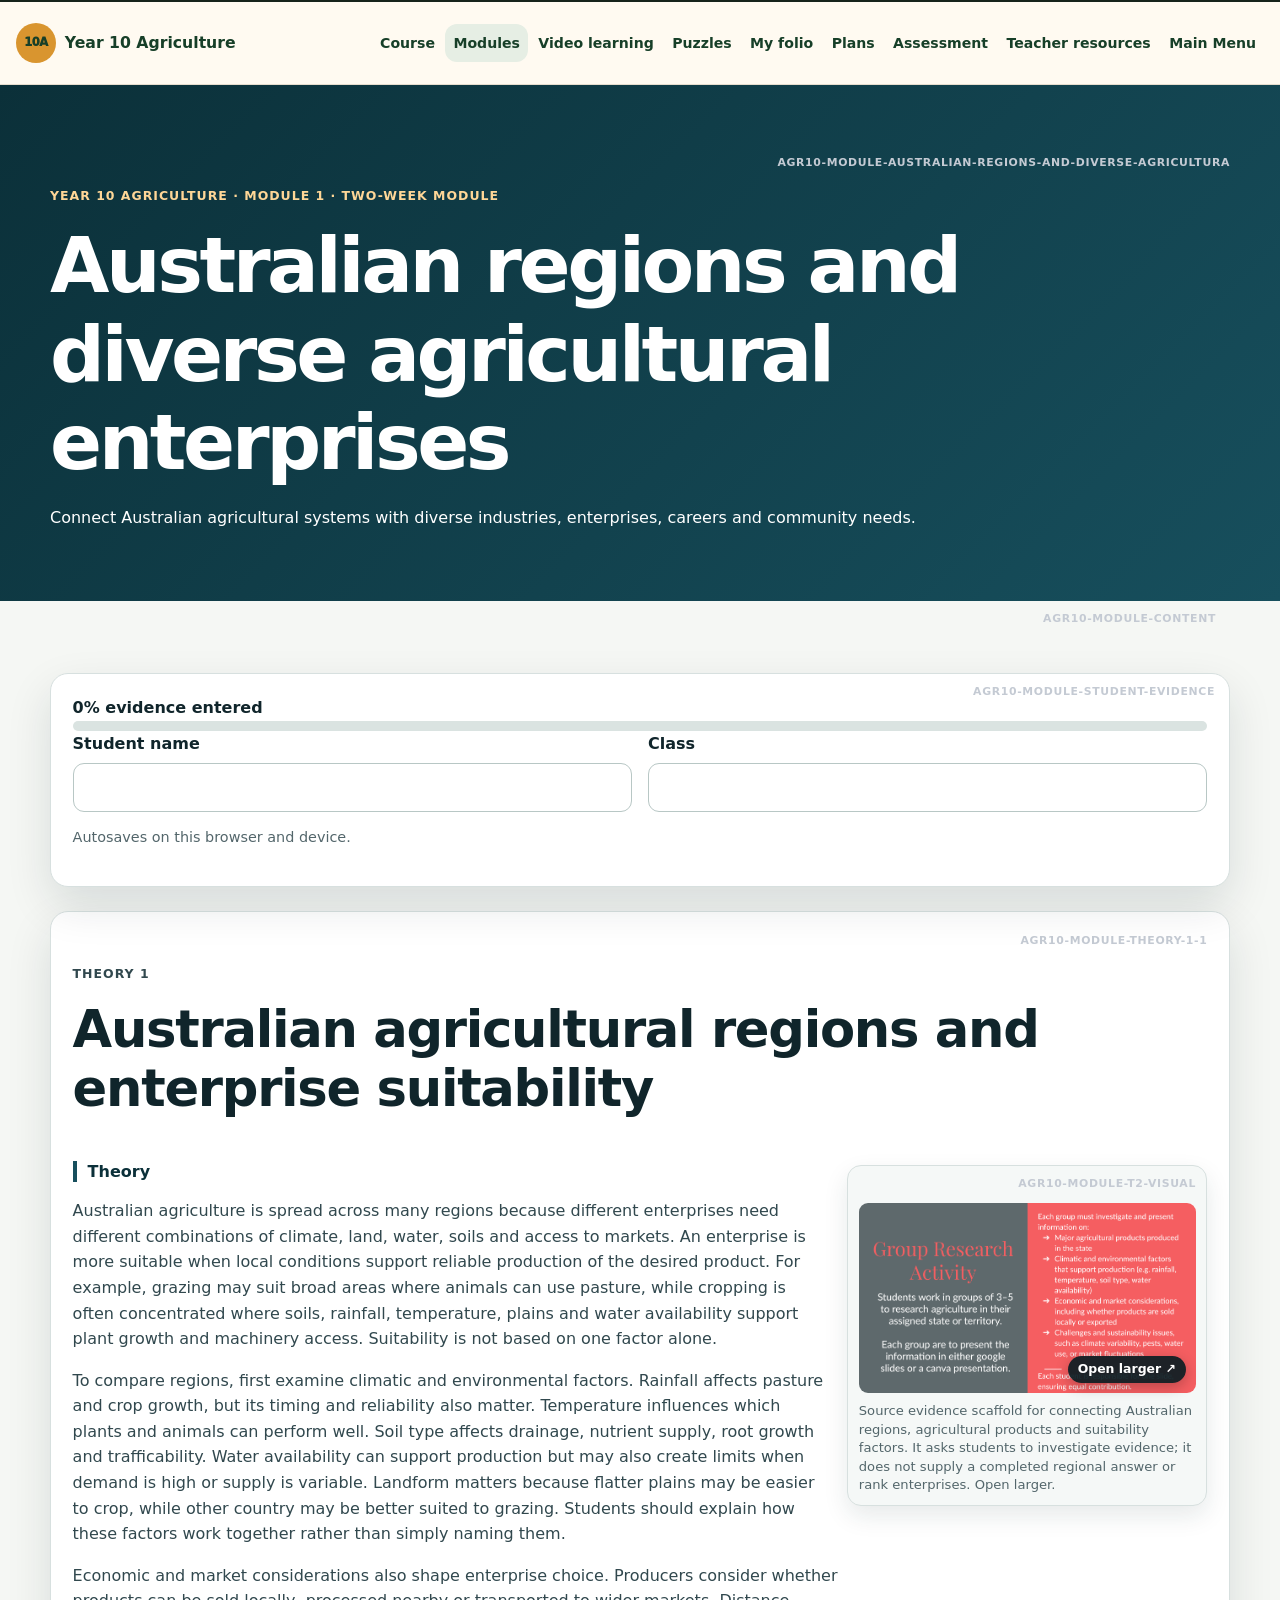
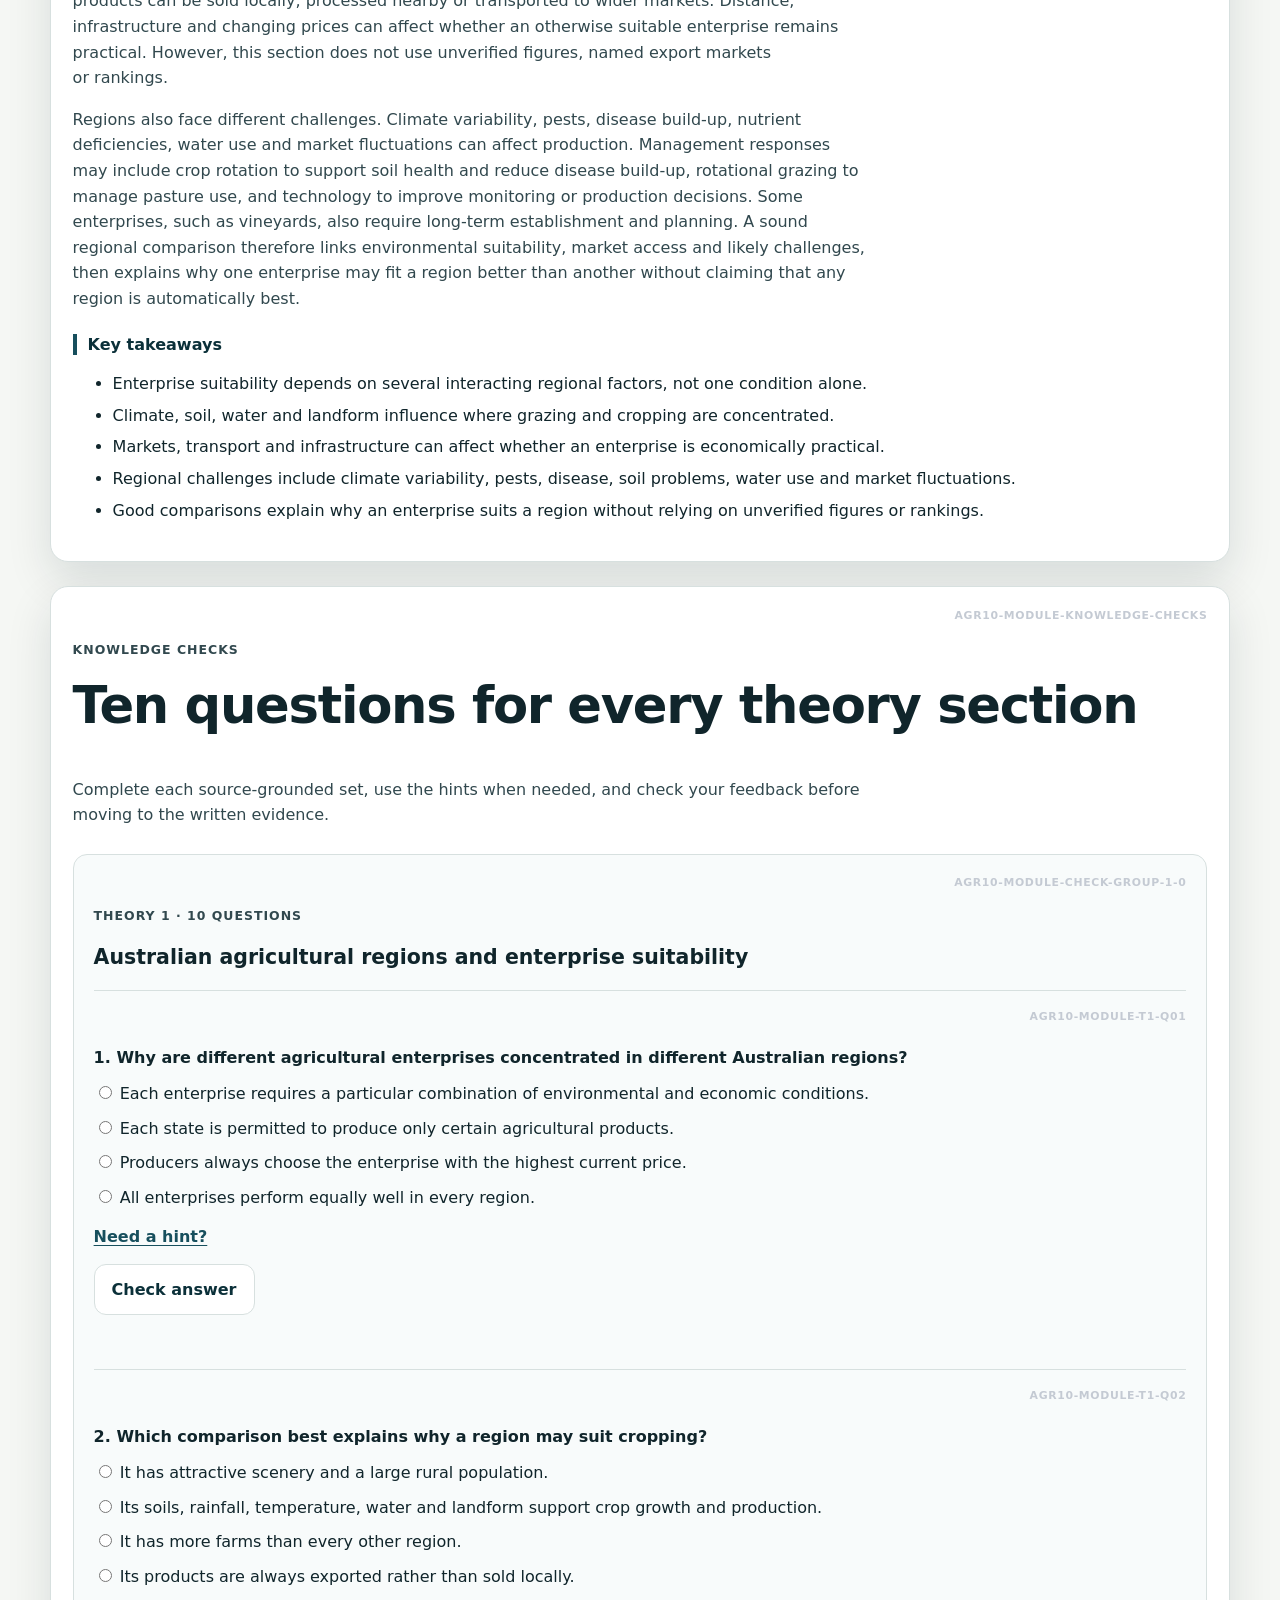
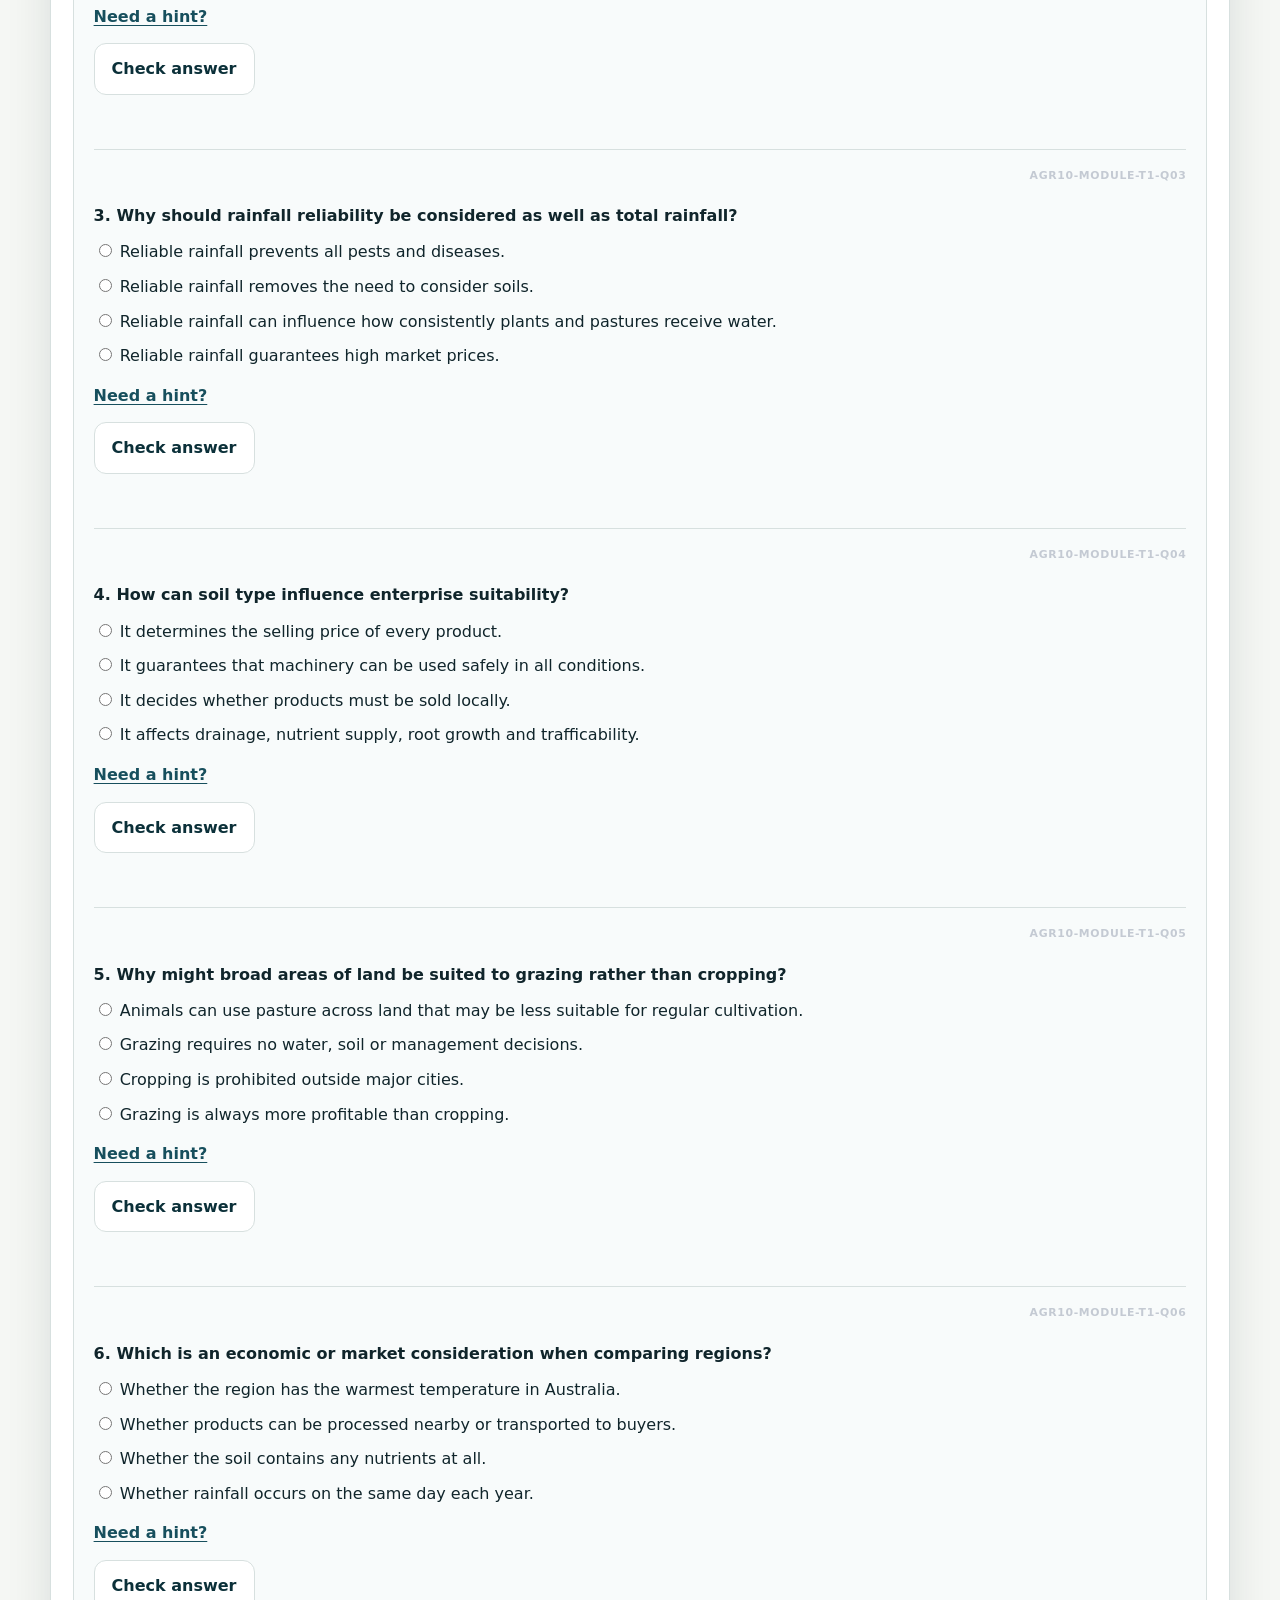
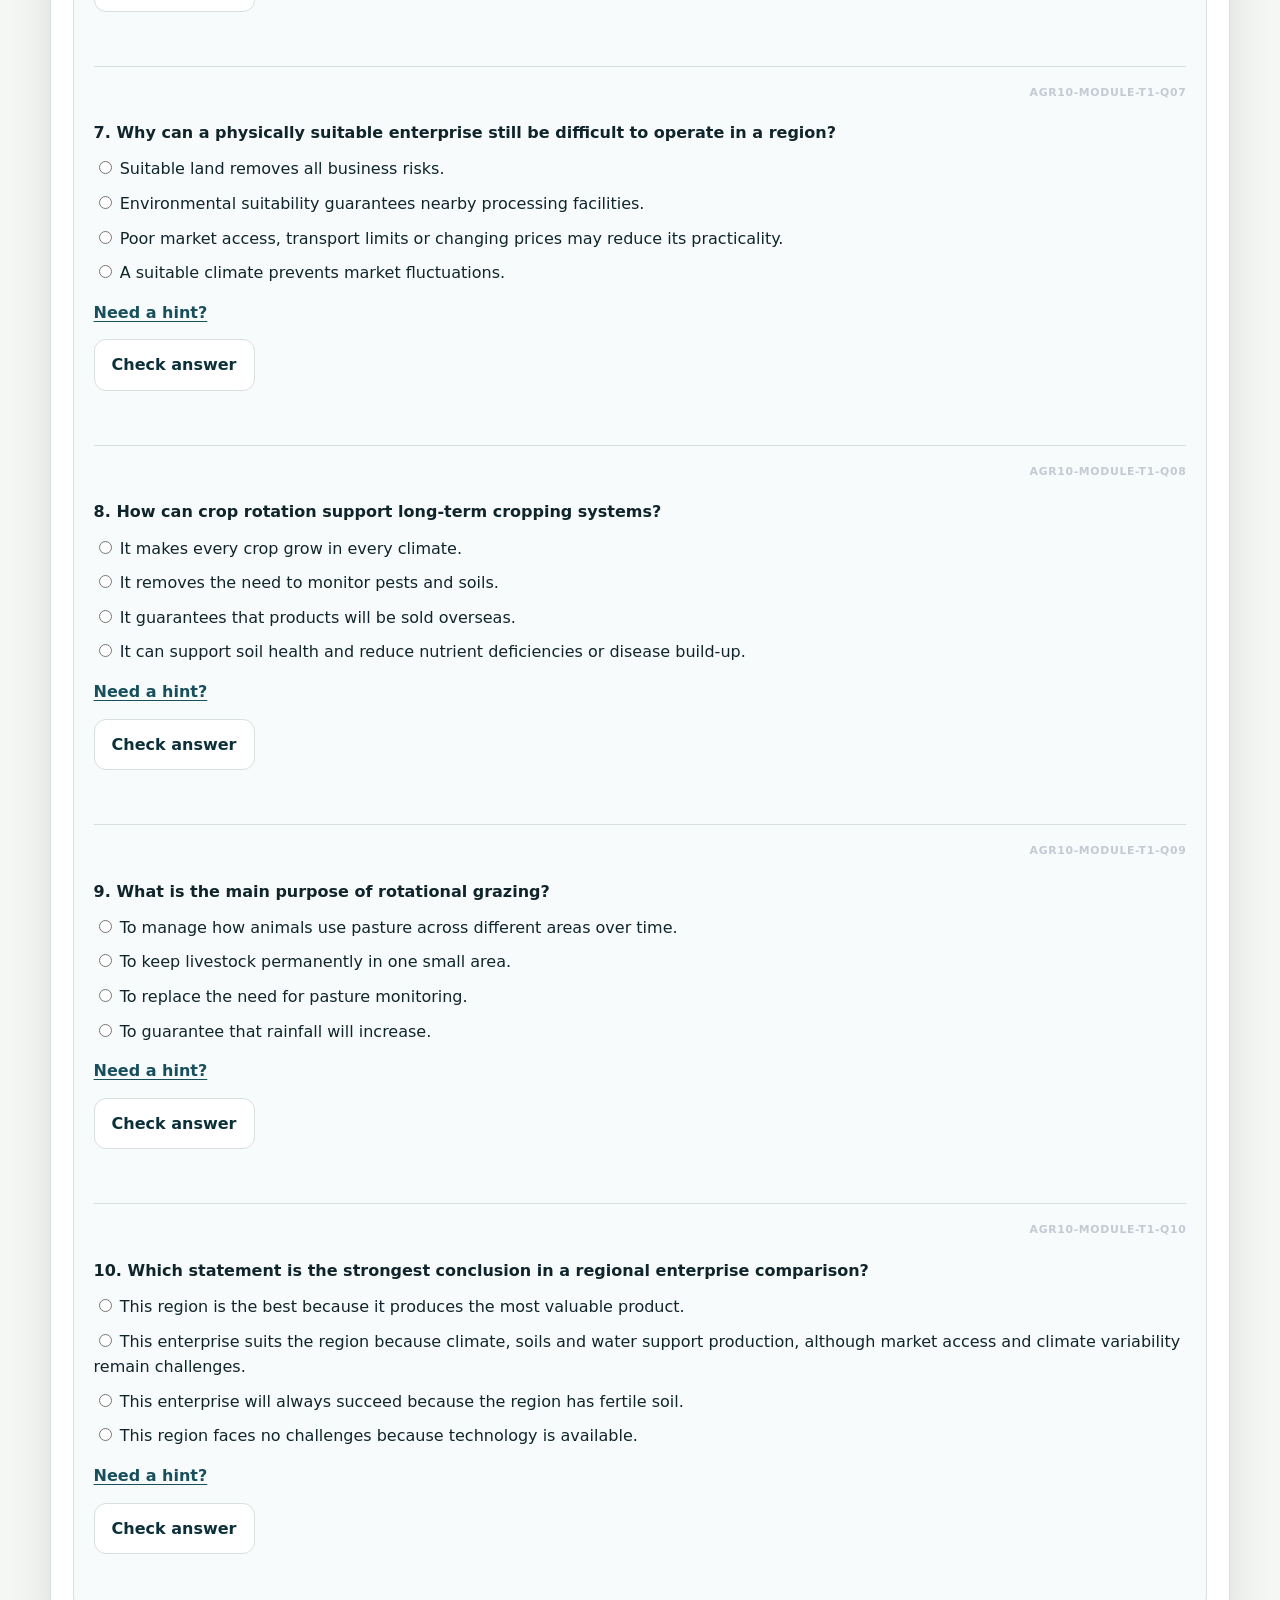
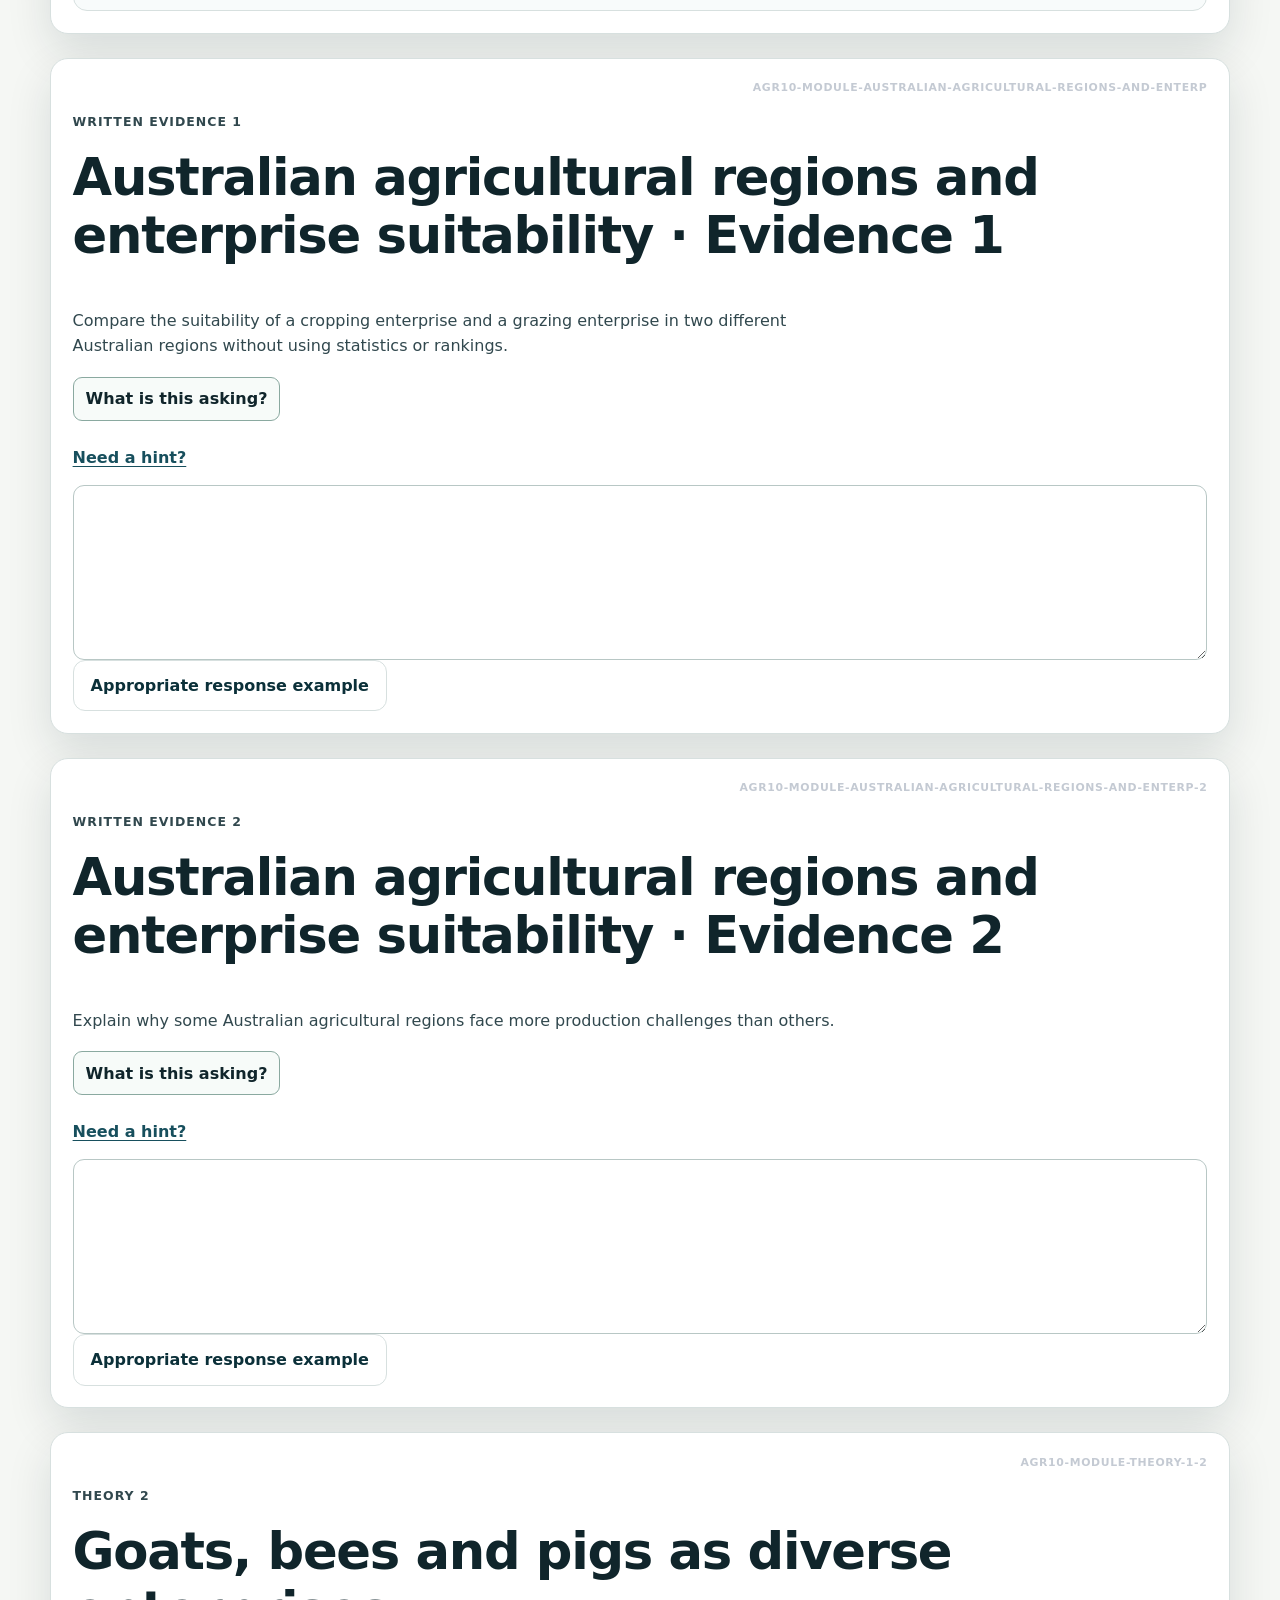
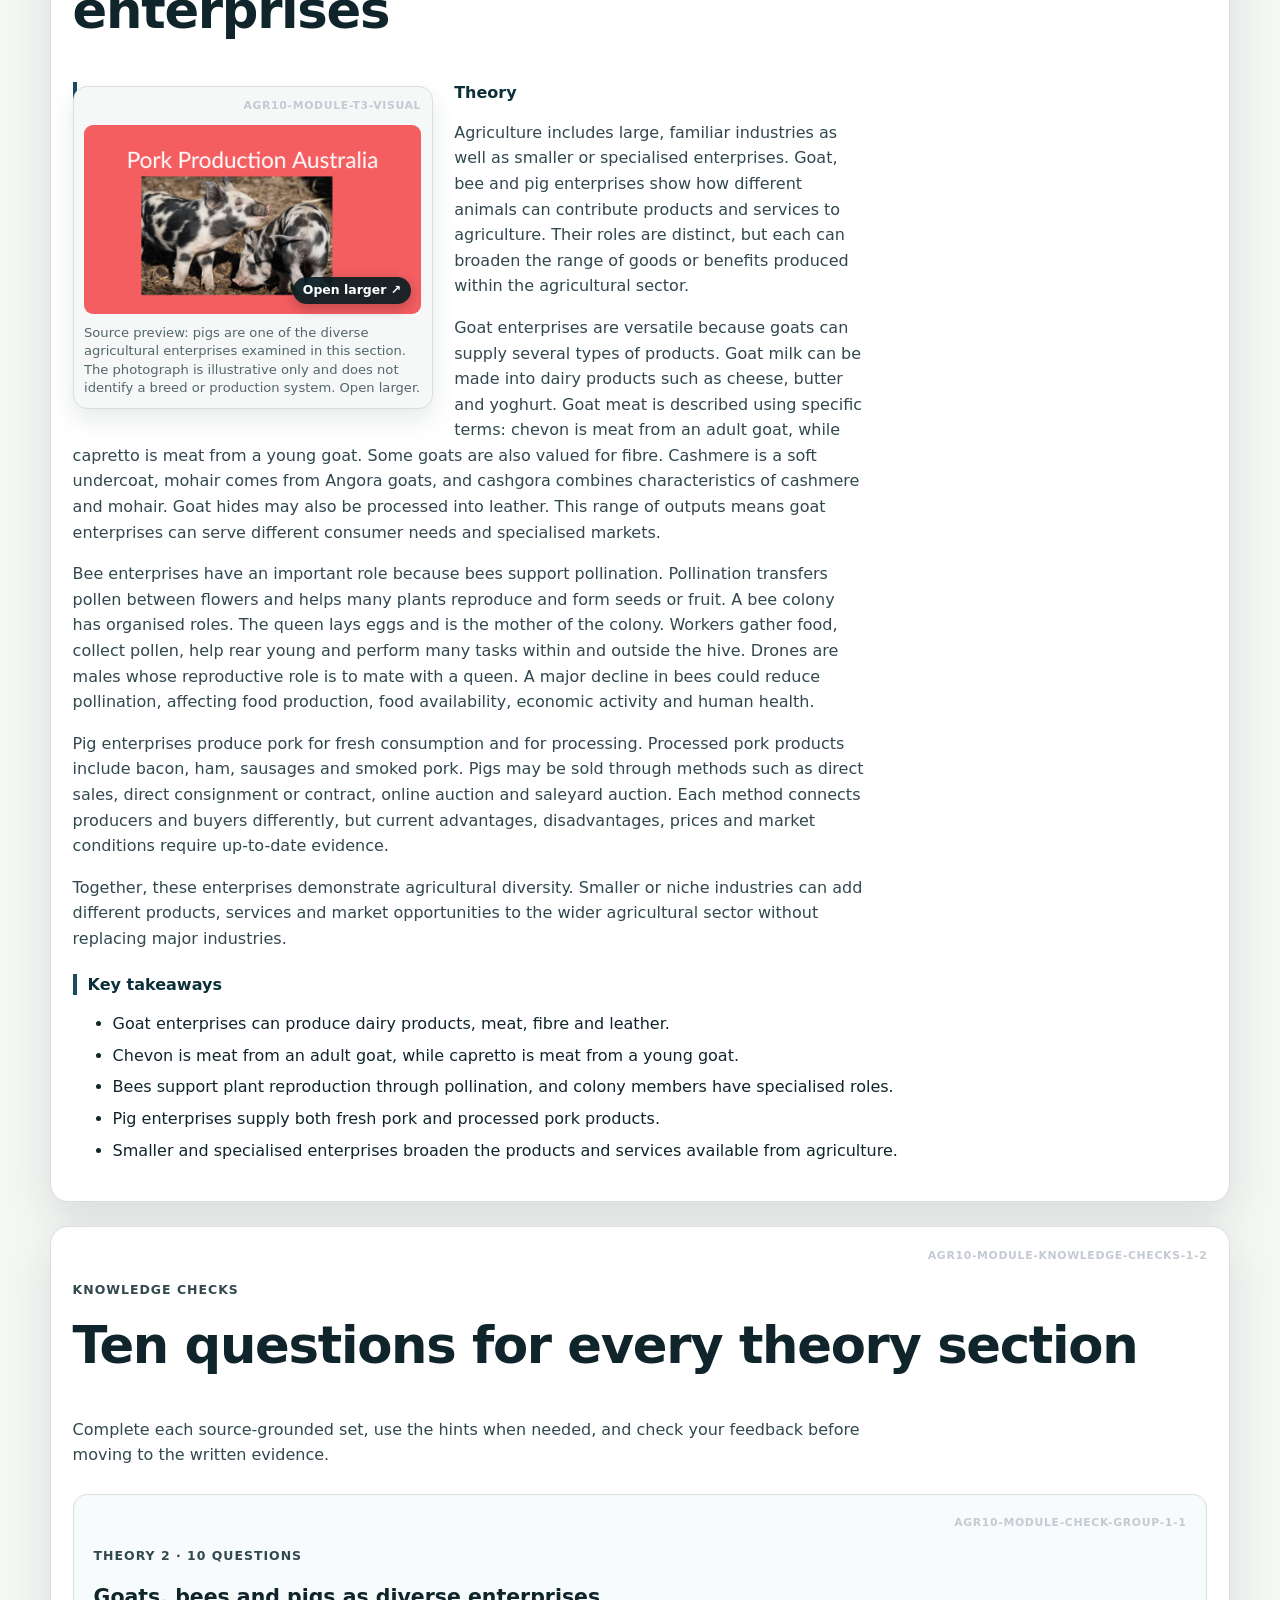
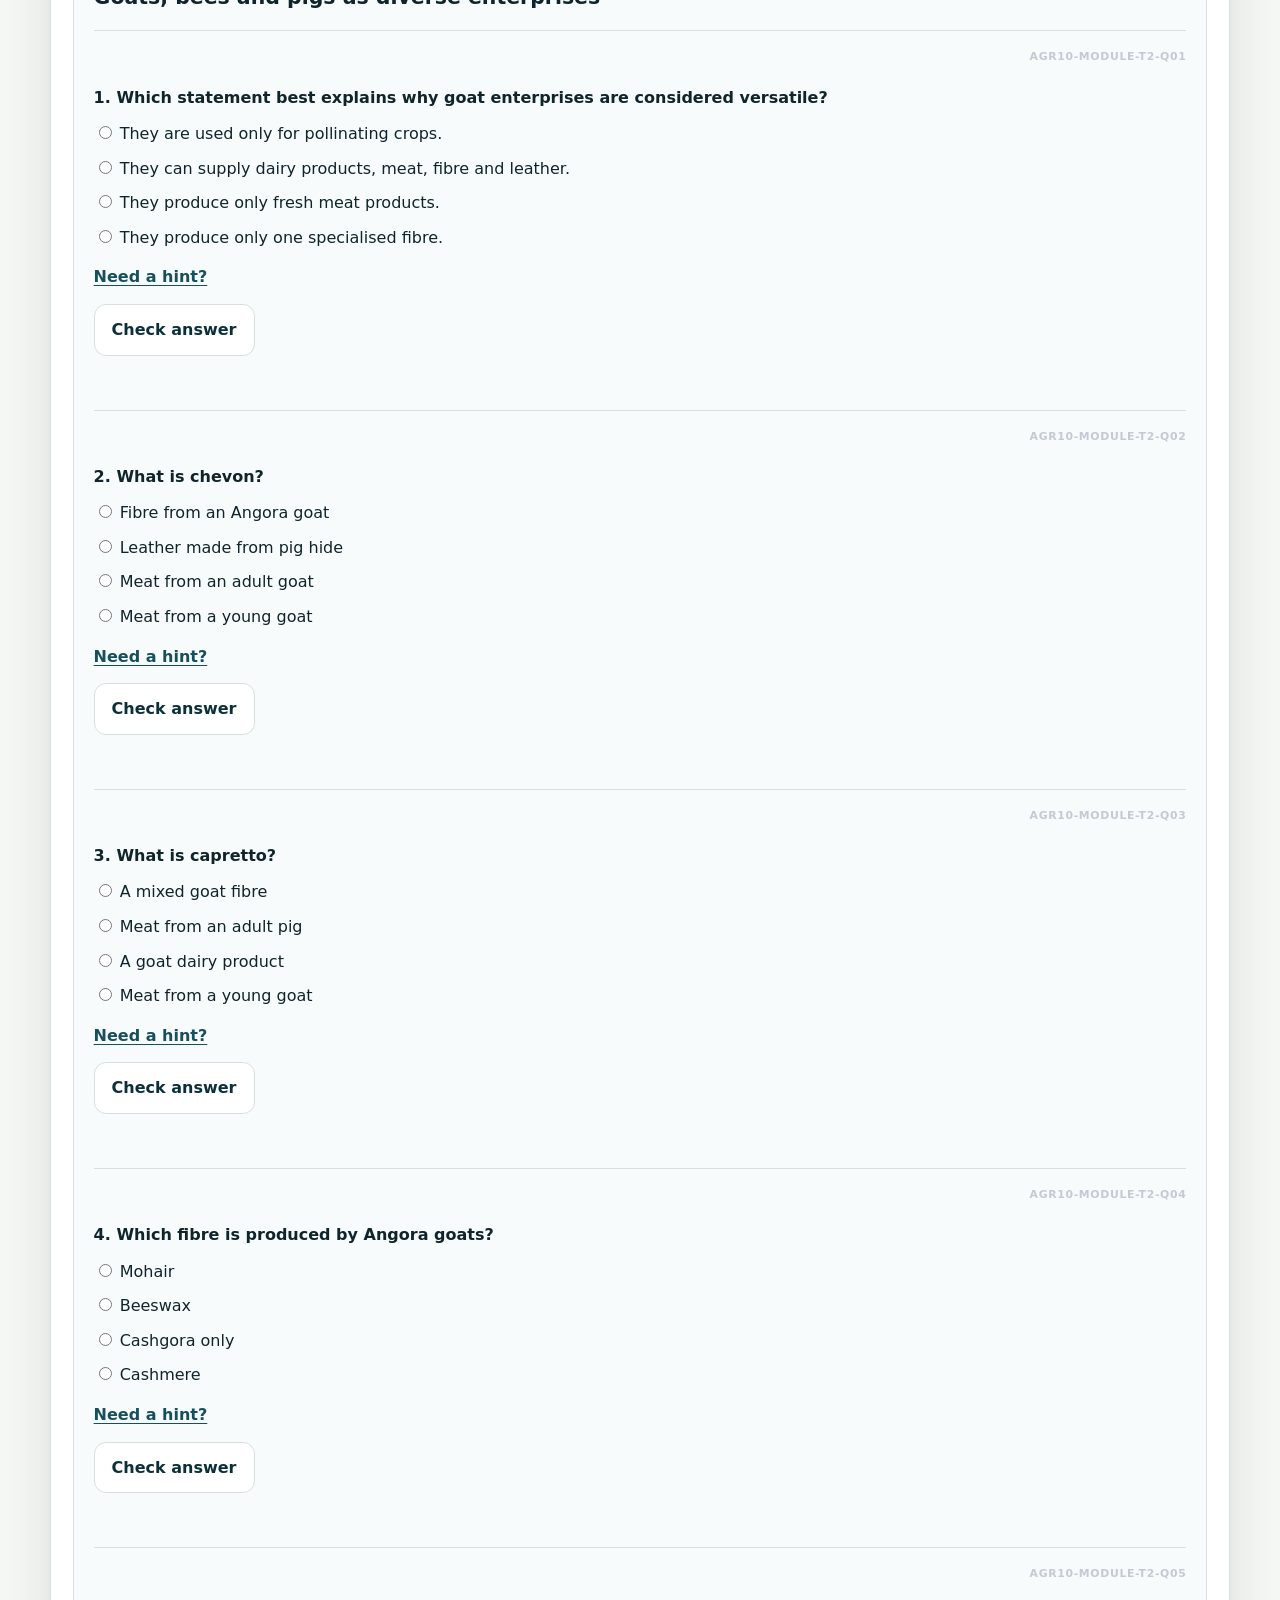
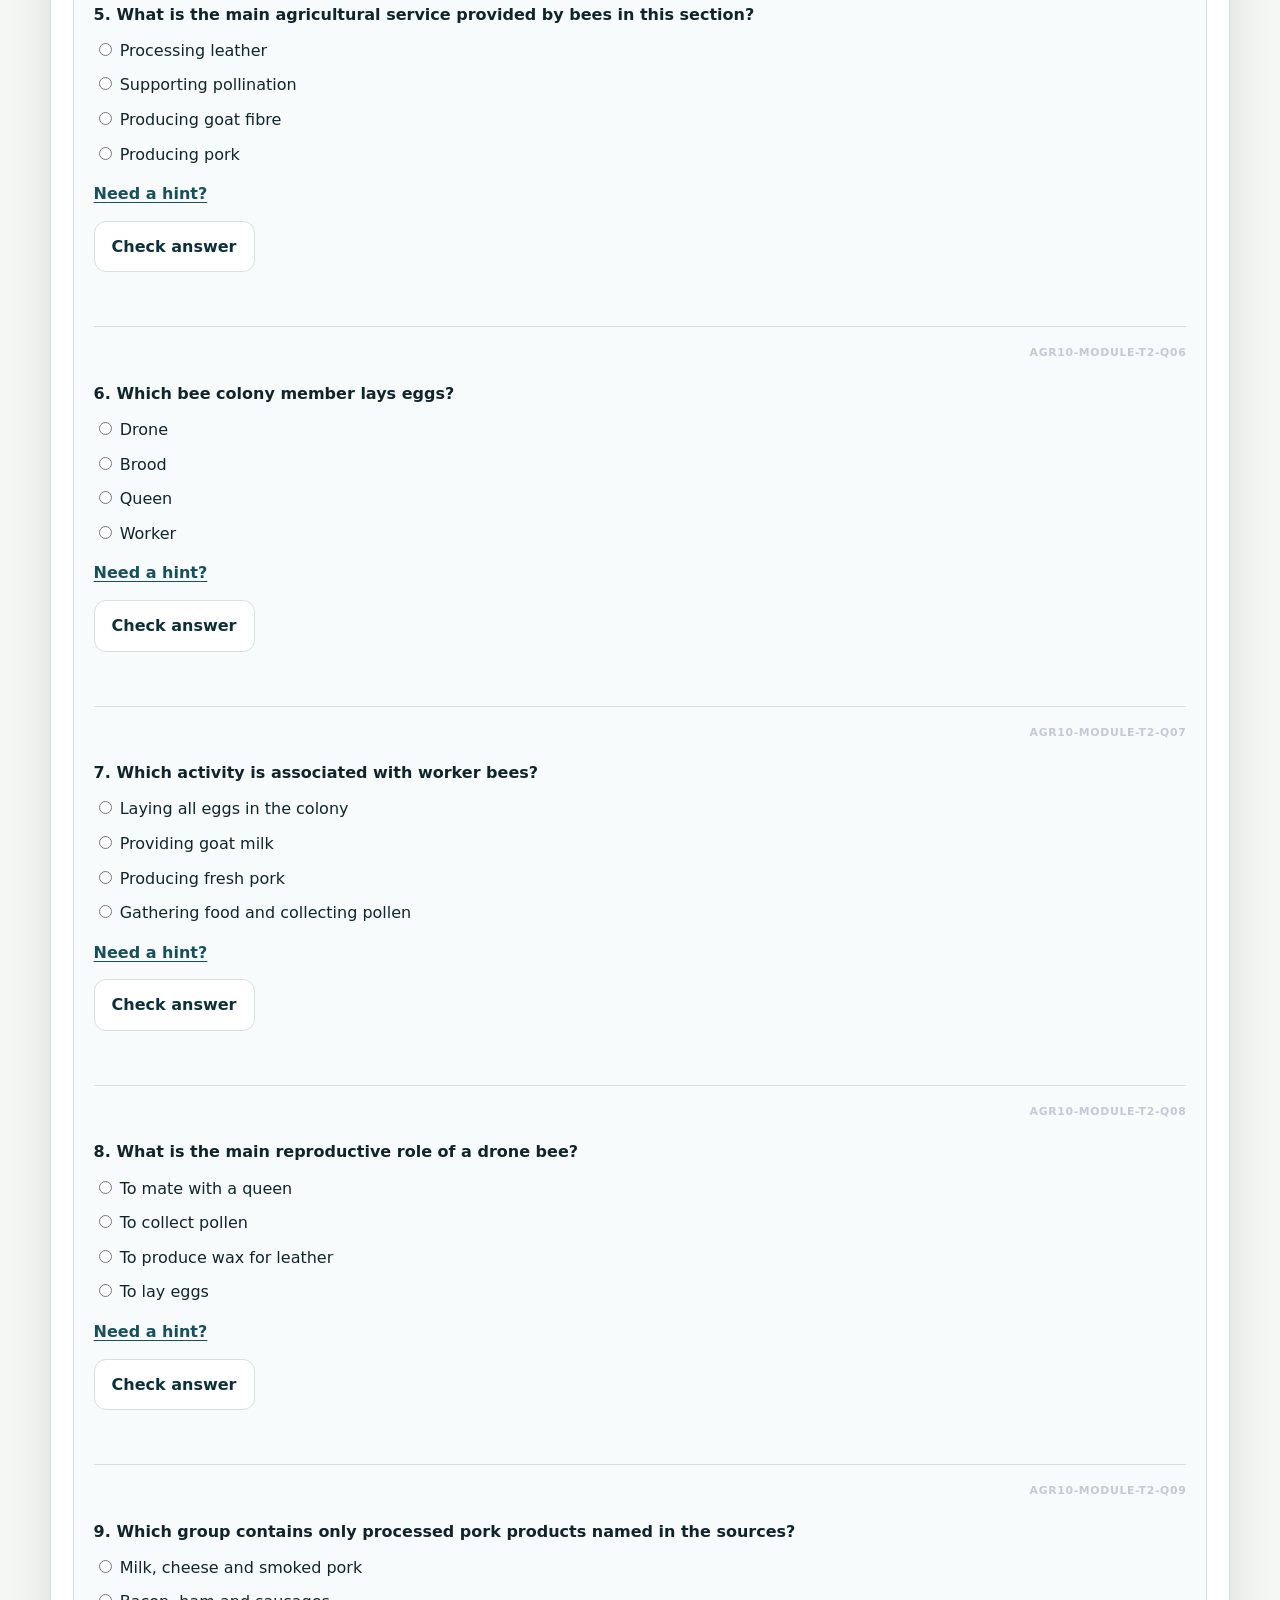
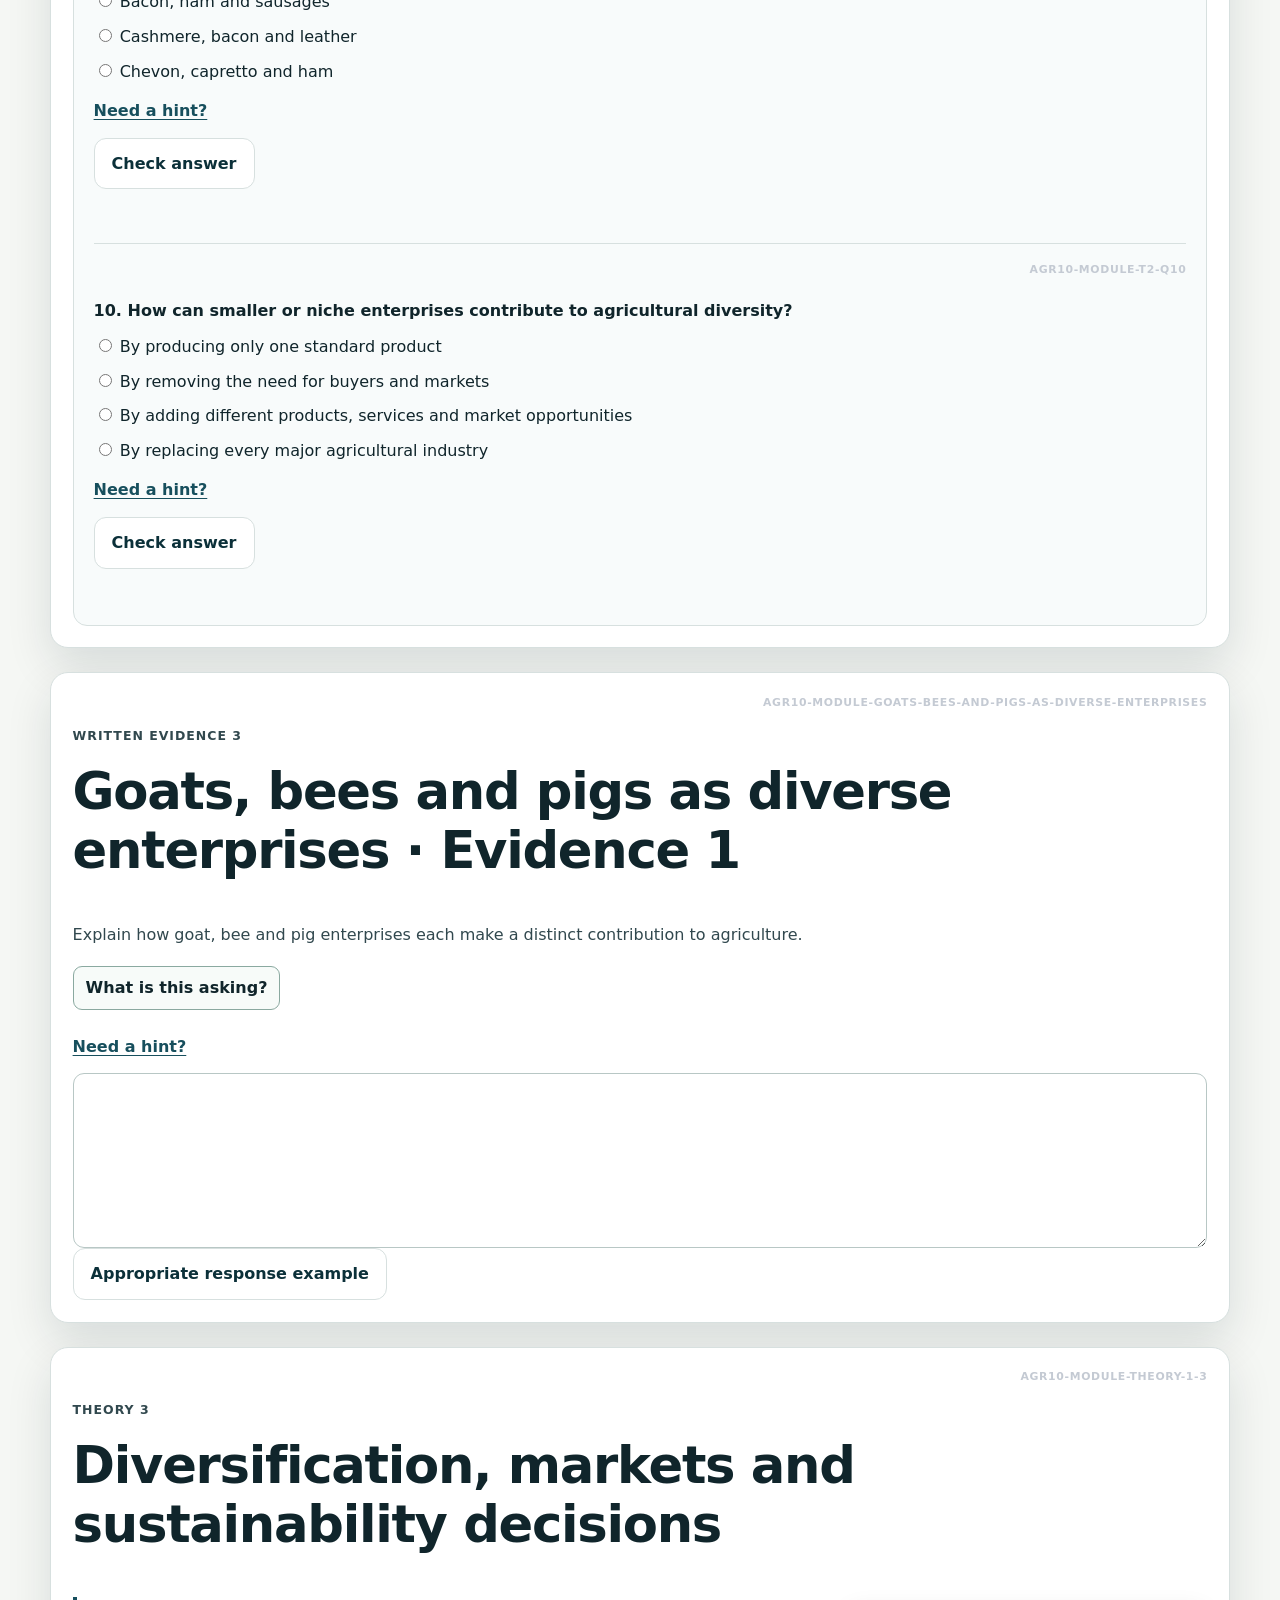
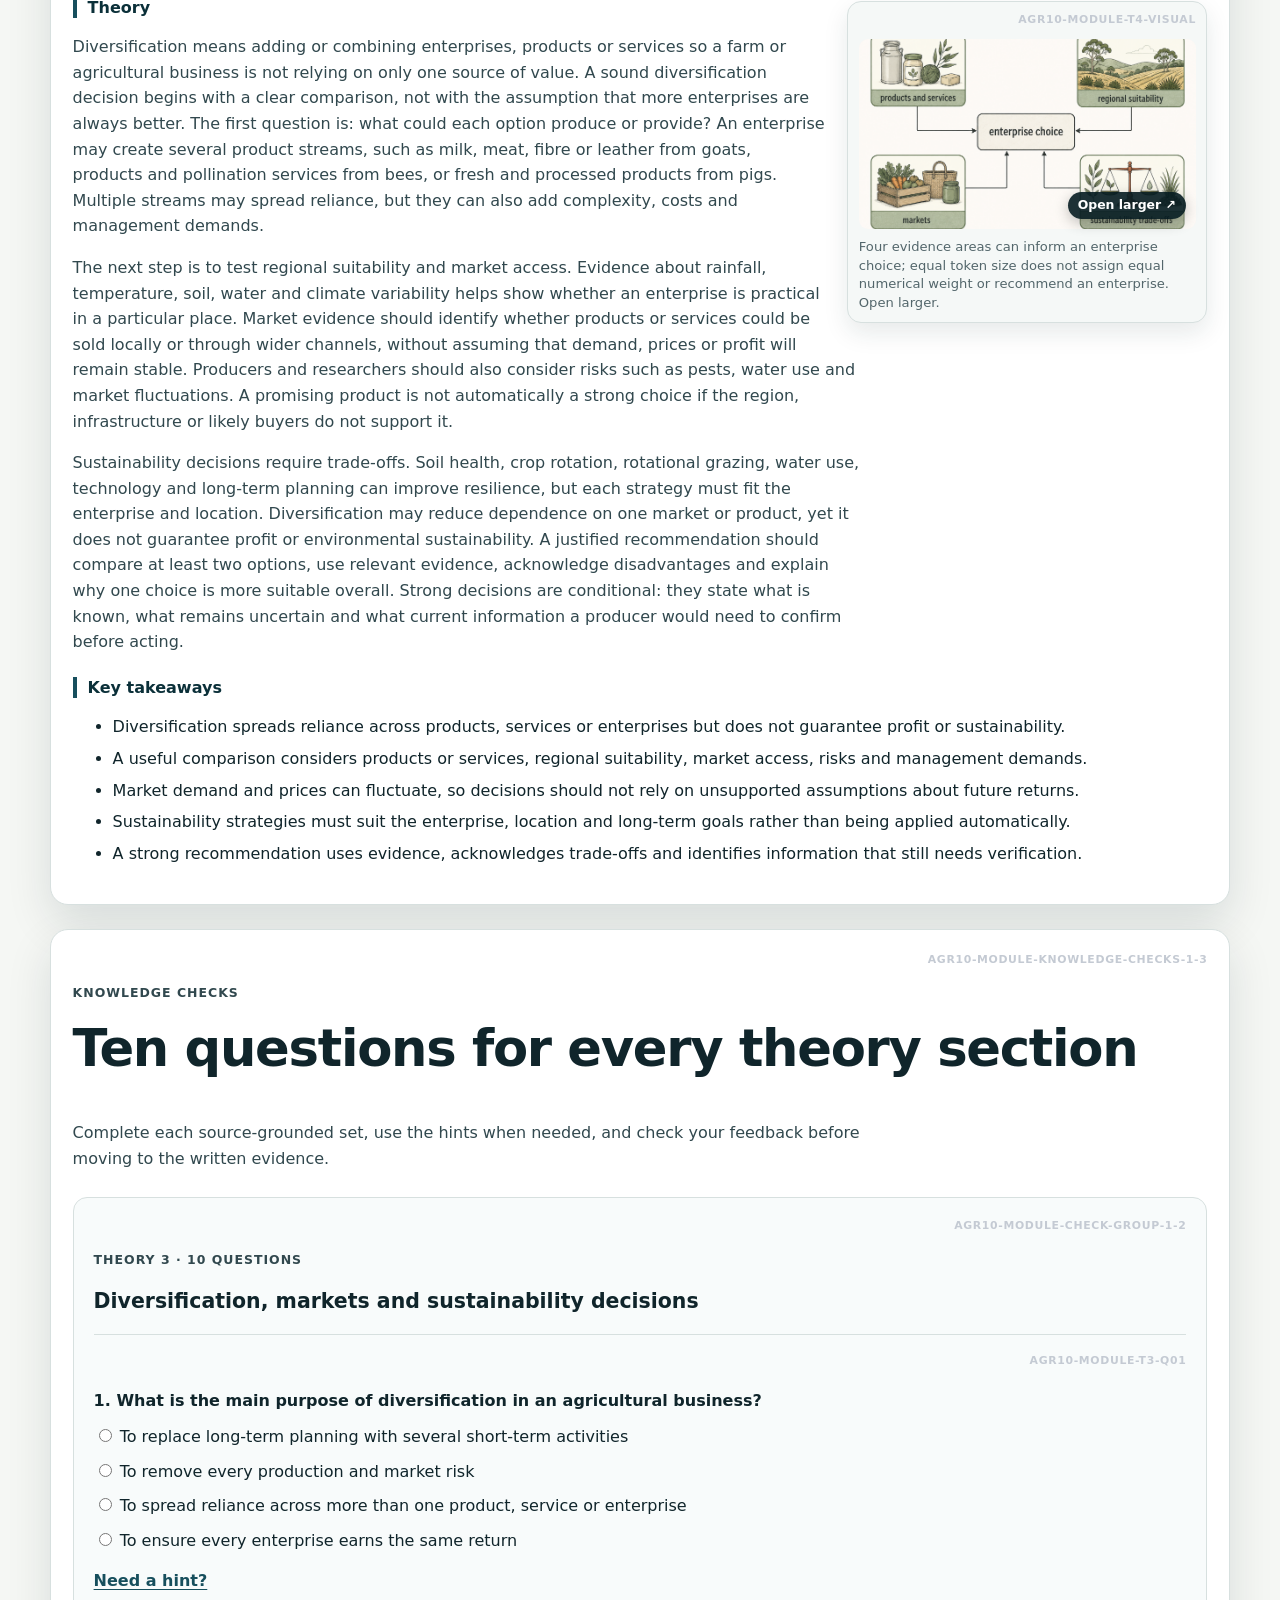
<file: module.html>
<!doctype html>
<html lang="en-AU">
<head>
  <meta charset="utf-8">
  <meta name="viewport" content="width=device-width, initial-scale=1">
  <meta name="description" content="Year 10 Agriculture guided learning module with autosaving student evidence.">
  <title>Guided module | Year 10 Agriculture</title>
  <link rel="stylesheet" href="guided/course.css?v=20260805a">
  <link rel="stylesheet" href="shared/sister-site.css" data-sister-site-styles>
<link rel="stylesheet" href="section-reference.css?v=20260817a"><link rel="stylesheet" href="module-standard.css?v=20260817a"></head>
<body>
  <a class="skip-link" href="#module-content">Skip to module content</a>
  <header class="site-header"><div class="nav-wrap"><a class="brand" href="index.html">Year 10 Agriculture</a><nav class="nav-links" aria-label="Course navigation"><a href="index.html#pathway">Modules</a><a href="plans/index.html">Plans and drawings</a><a href="busy-work/index.html">Busy Work</a><a href="youtube-learning/index.html">YouTube learning</a><a href="assessment/index.html">Assessment</a><a href="folio.html">Folio</a></nav></div></header>
  <section class="module-hero"><div class="module-hero-inner"><p class="eyebrow" data-module-kicker></p><h1 data-module-title></h1><p data-module-summary></p></div></section>
  <main id="module-content" class="module-main" data-module-host></main>
  <footer>Follow teacher-issued demonstrations, animal-handling directions, trial procedures and local WHS controls for every practical step.</footer>
  <script src="guided/data.js?v=20260805a"></script>
  <script src="guided/course.js?v=20260805a"></script>
  <script src="shared/hub-navigation.js" defer></script>
<script src="vendor/html2canvas.min.js"></script><script src="section-reference.js?v=20260817a" data-site-code="AGR10"></script></body>
</html>
</file>
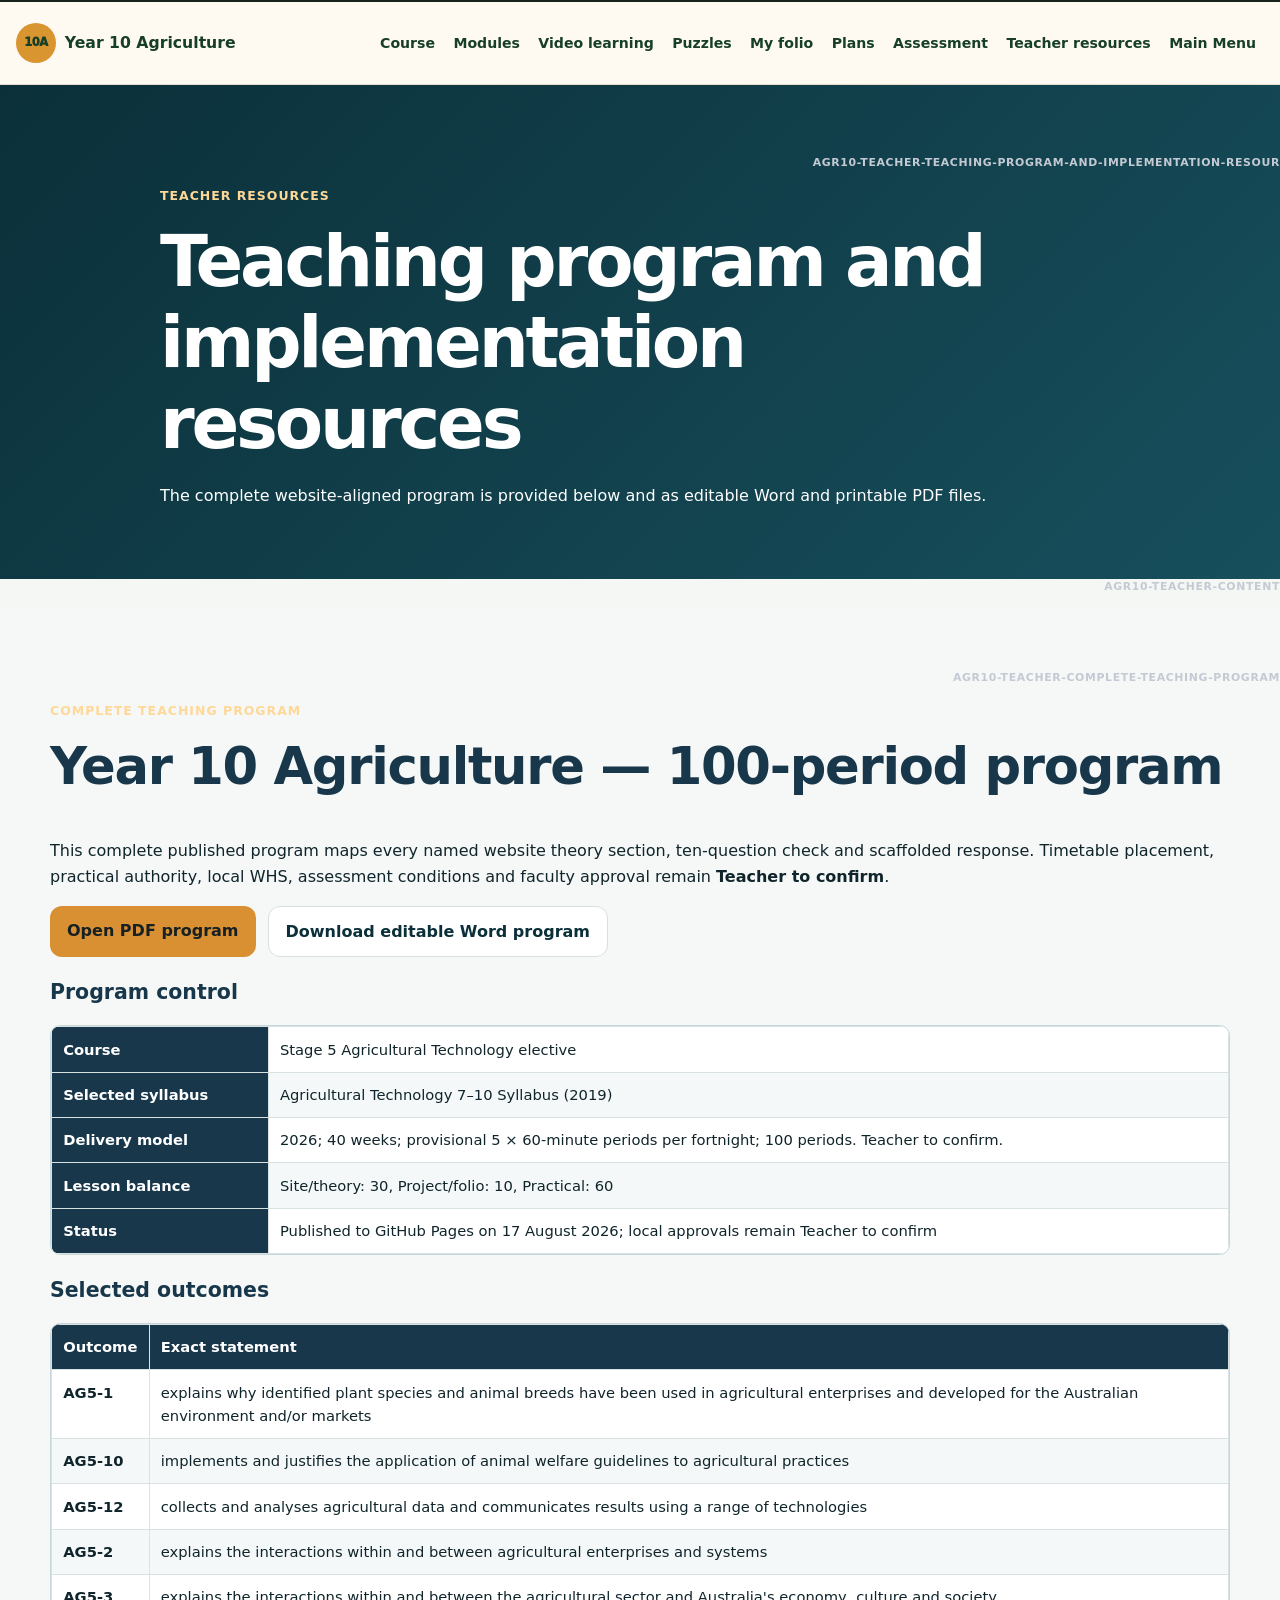
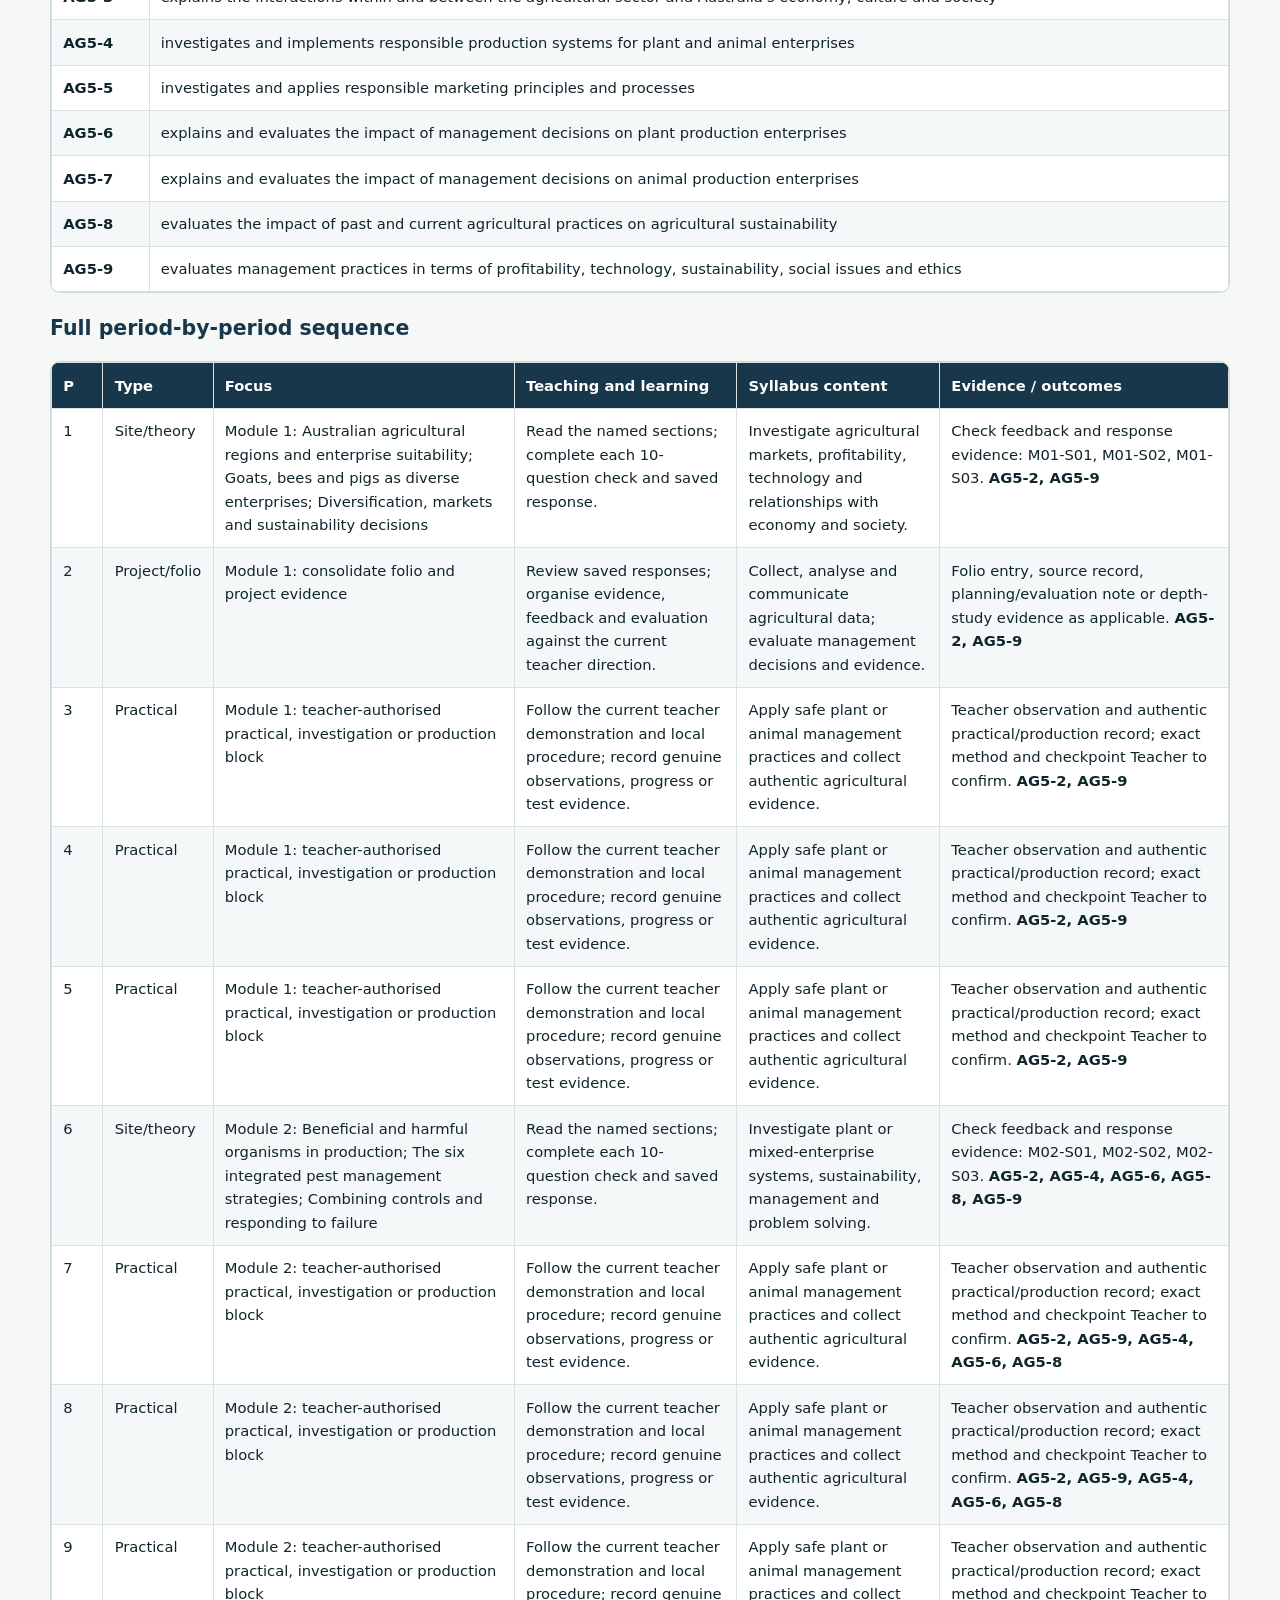
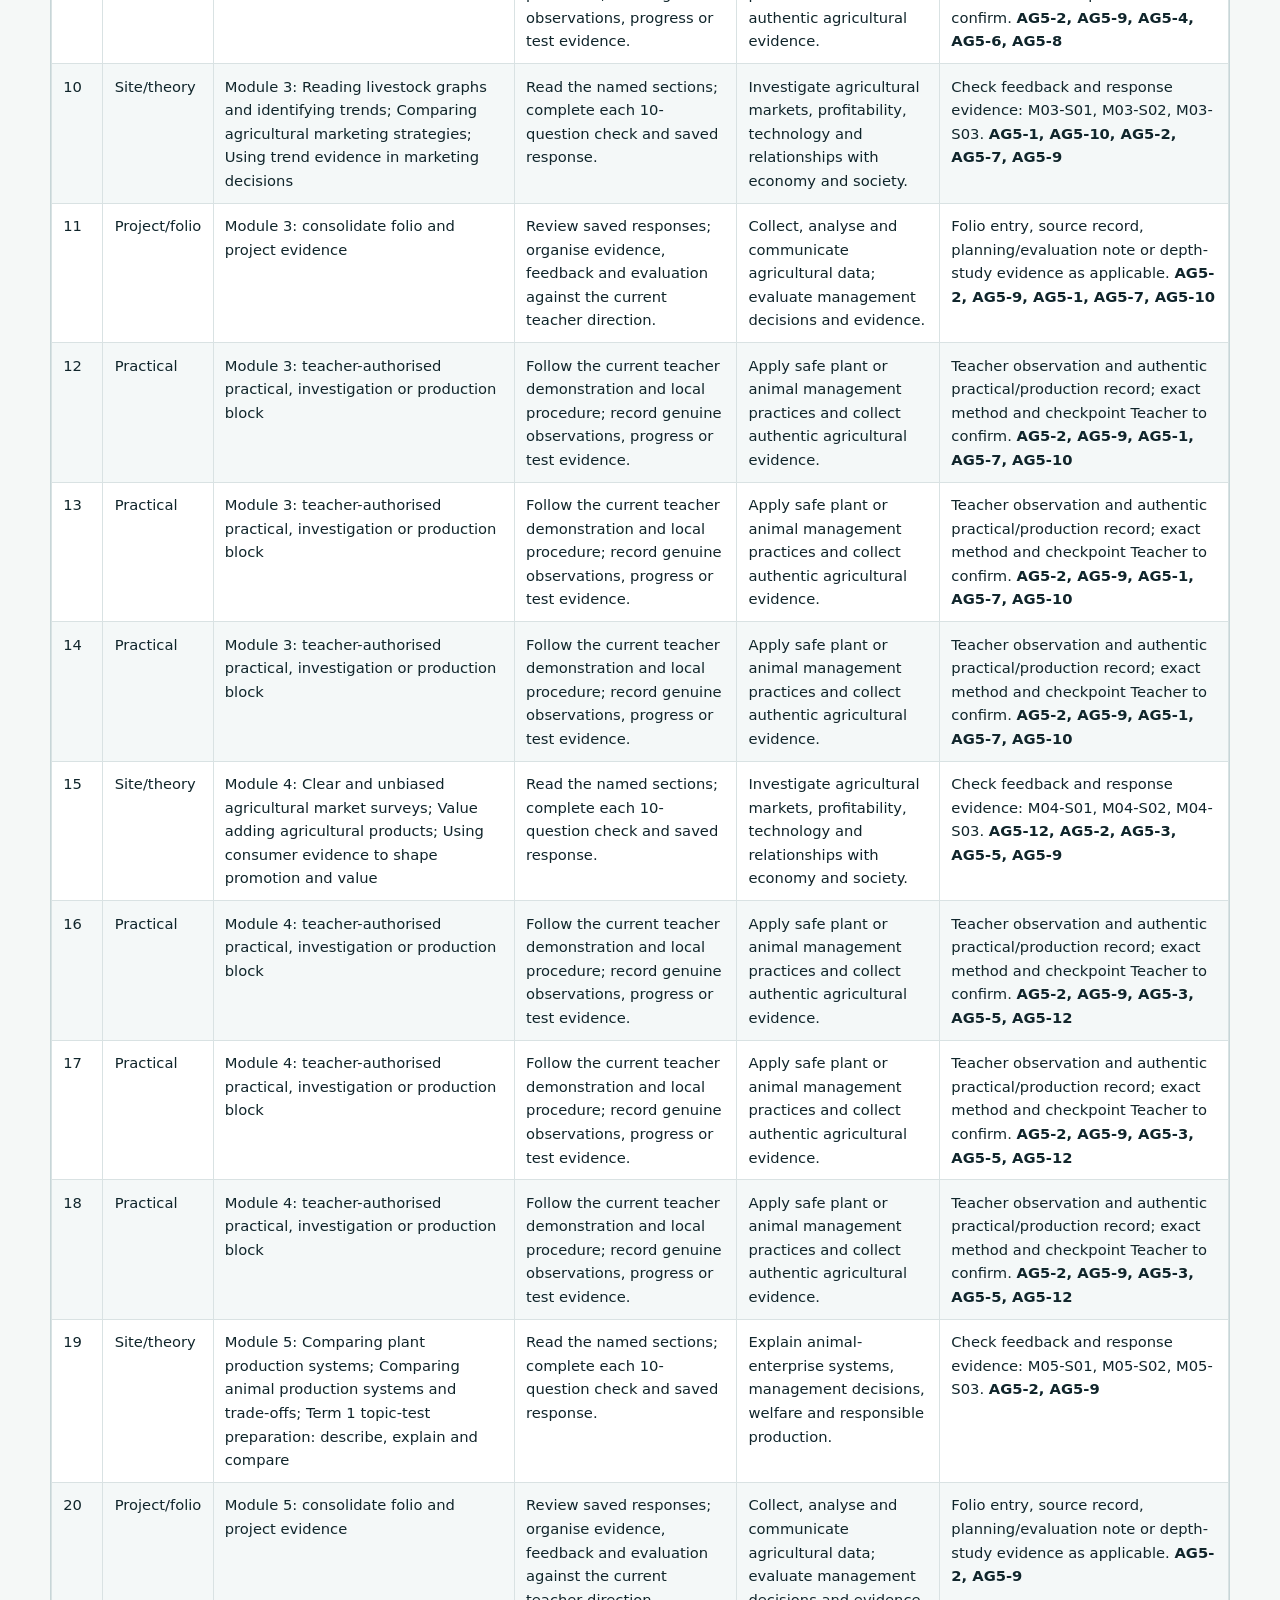
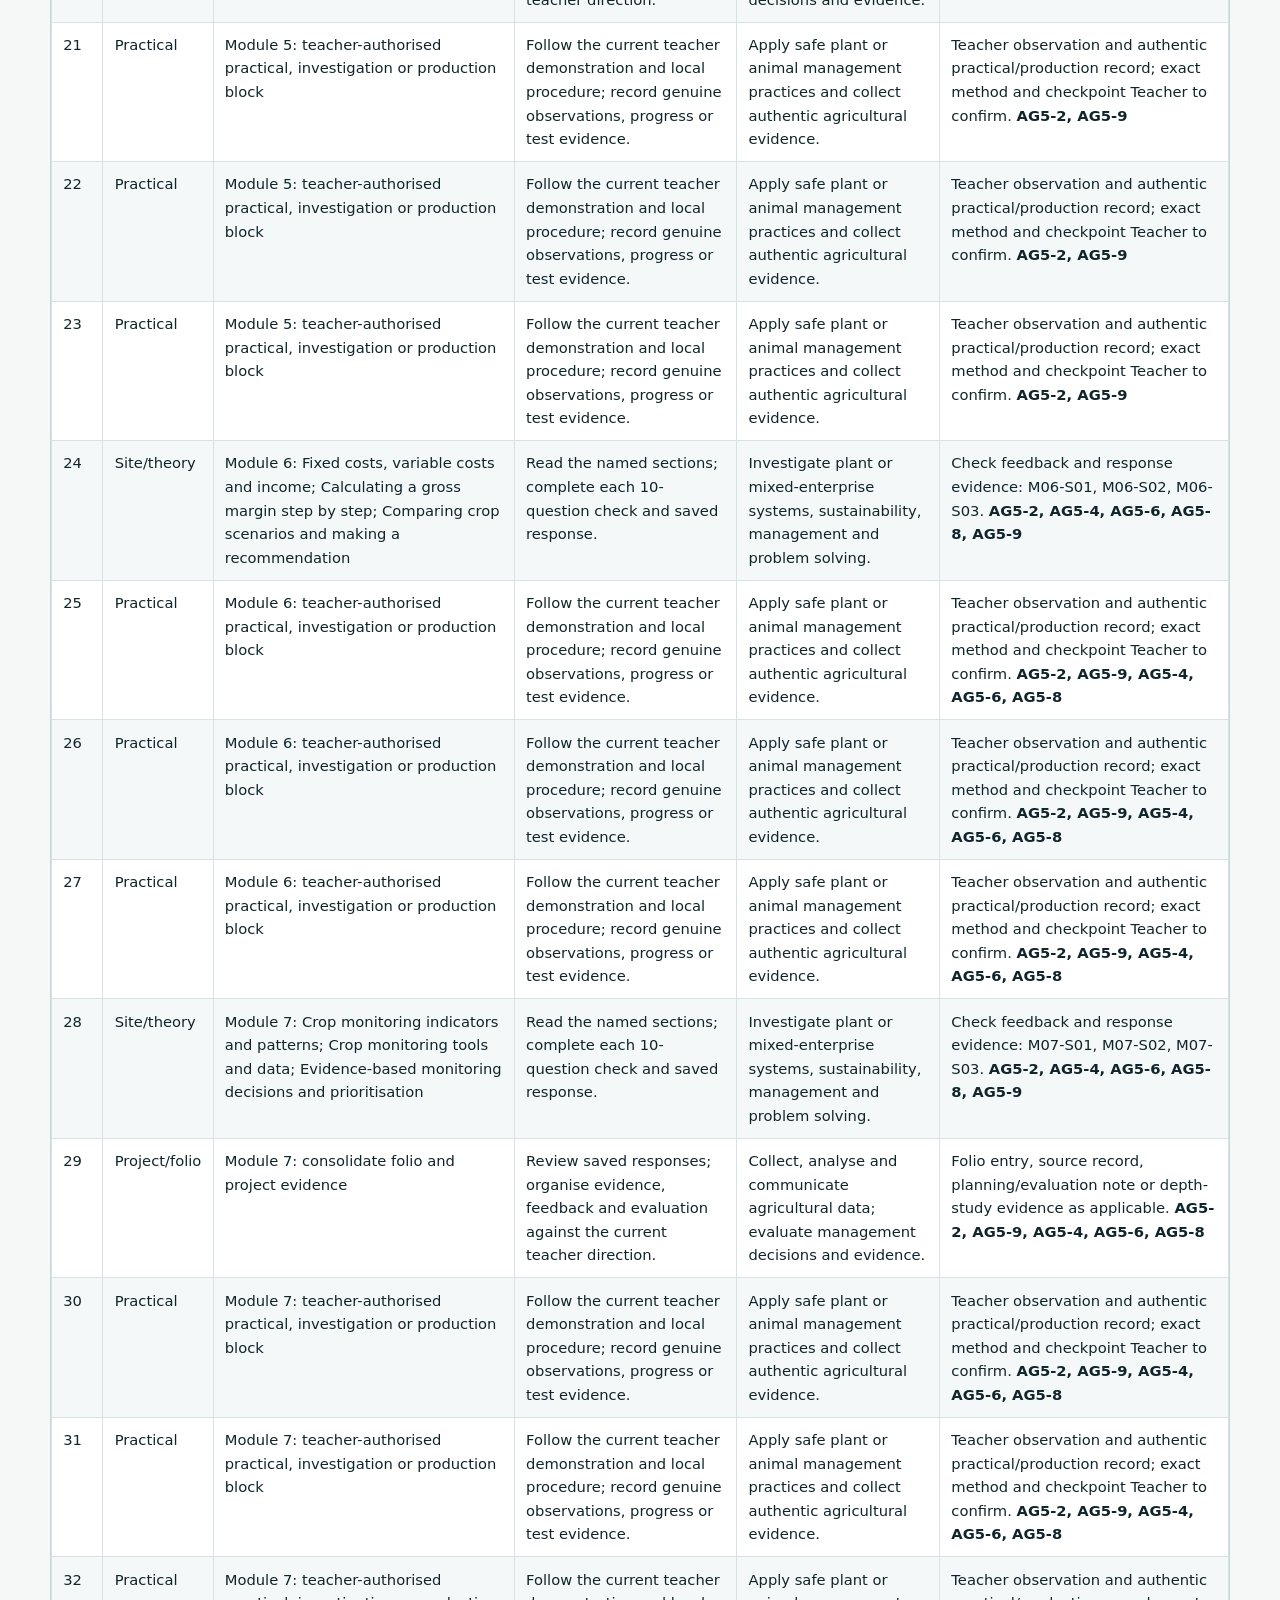
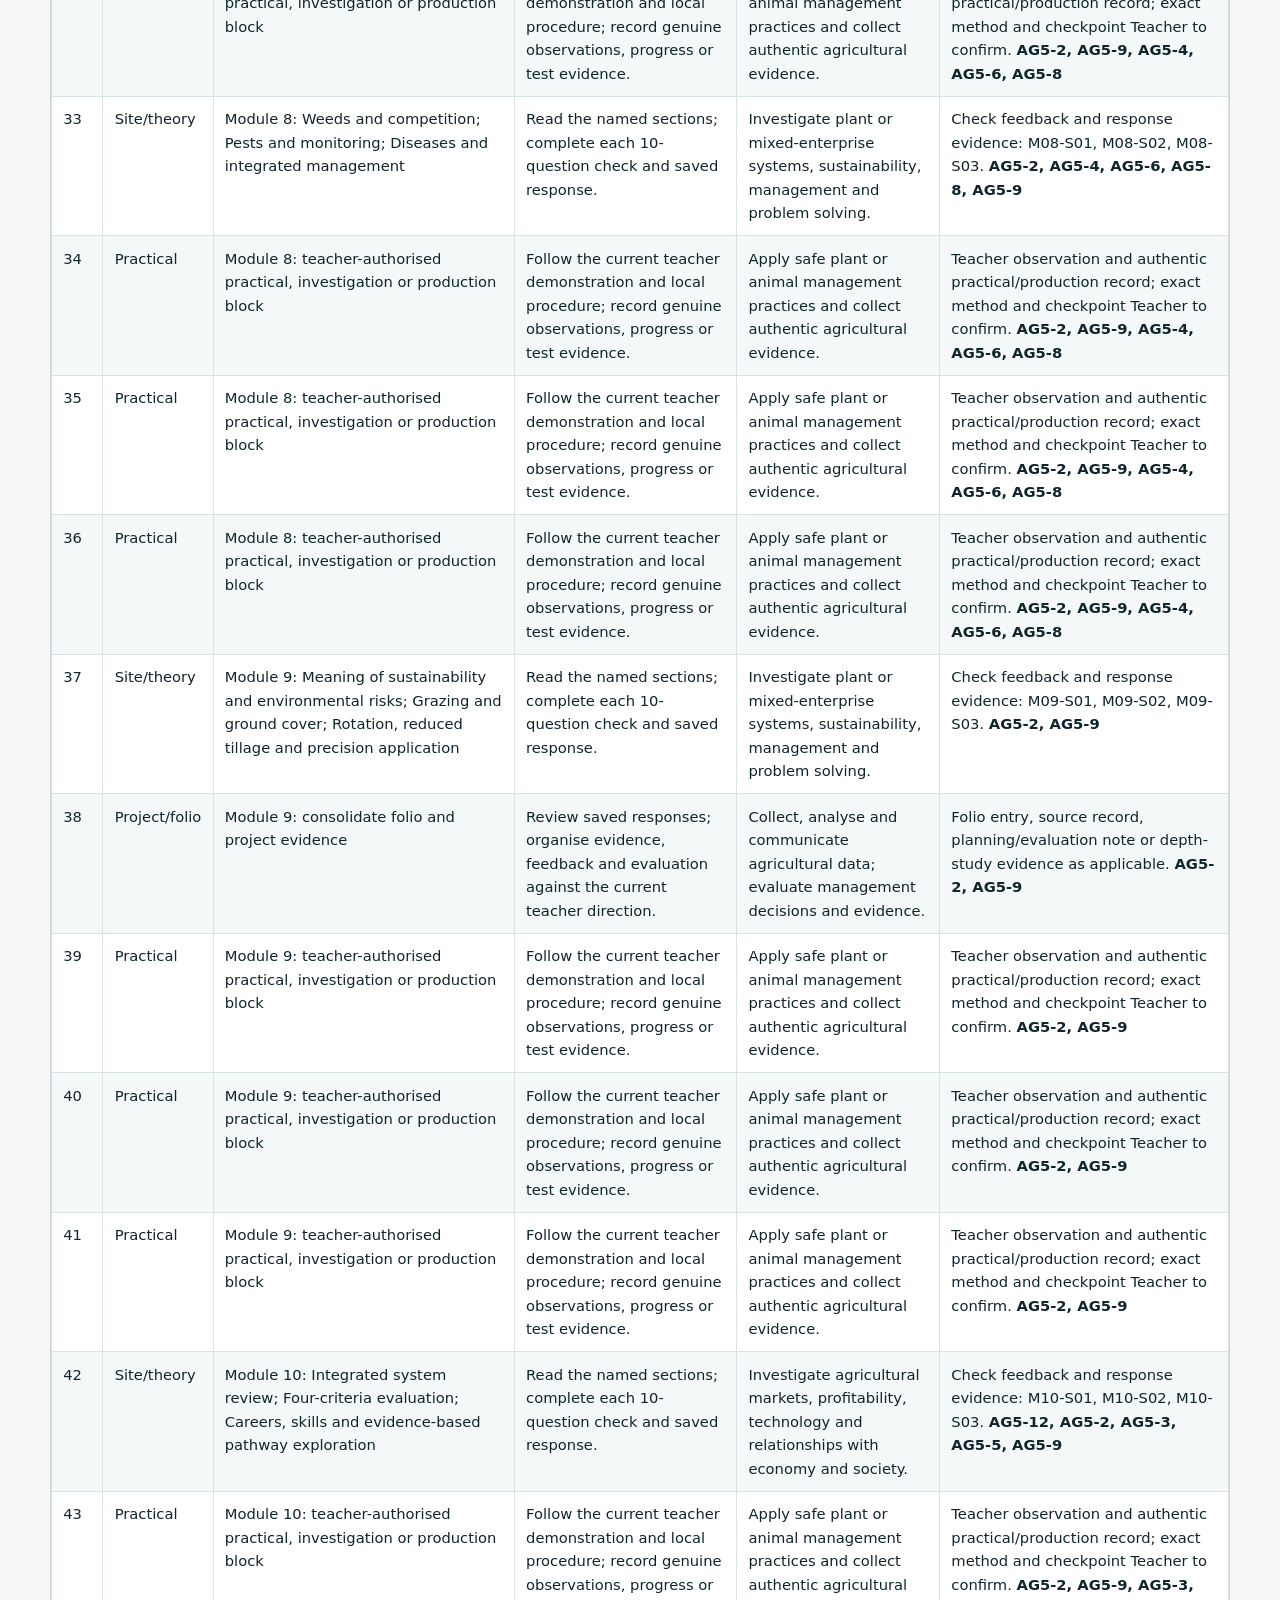
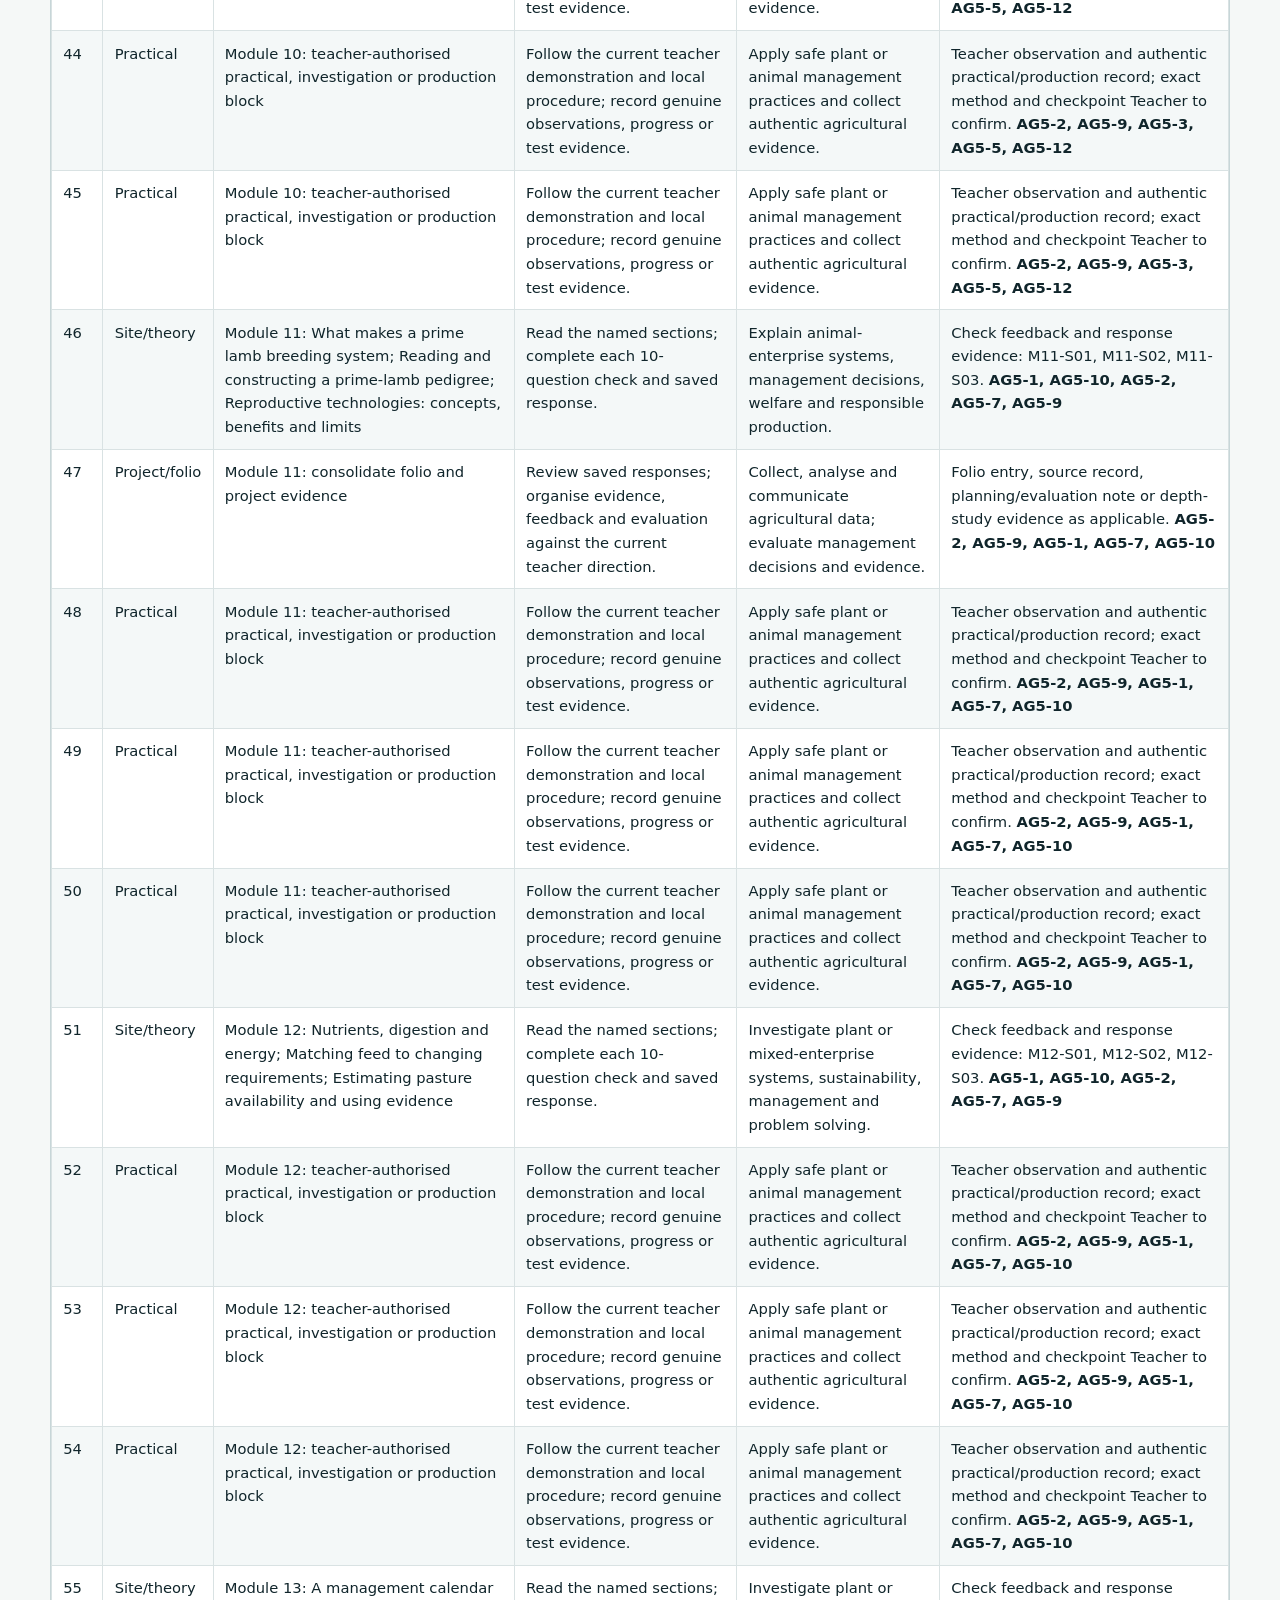
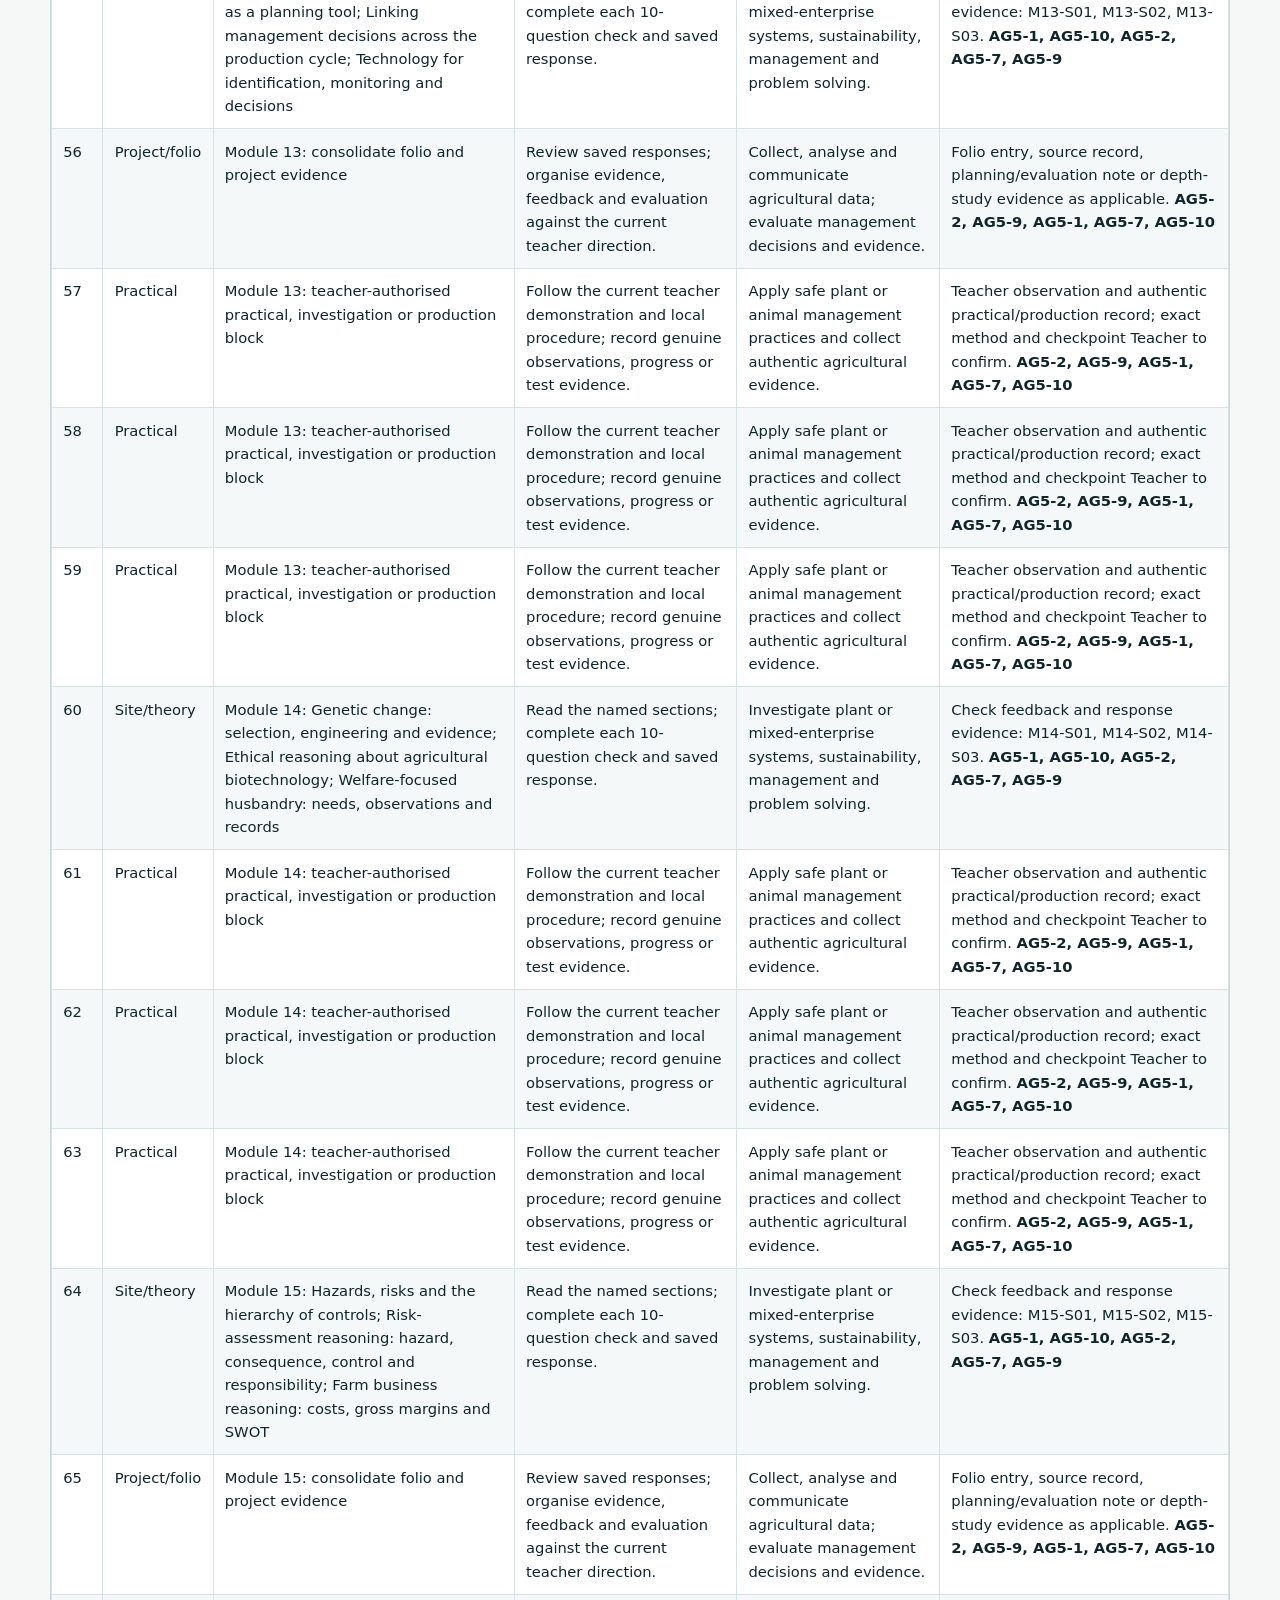
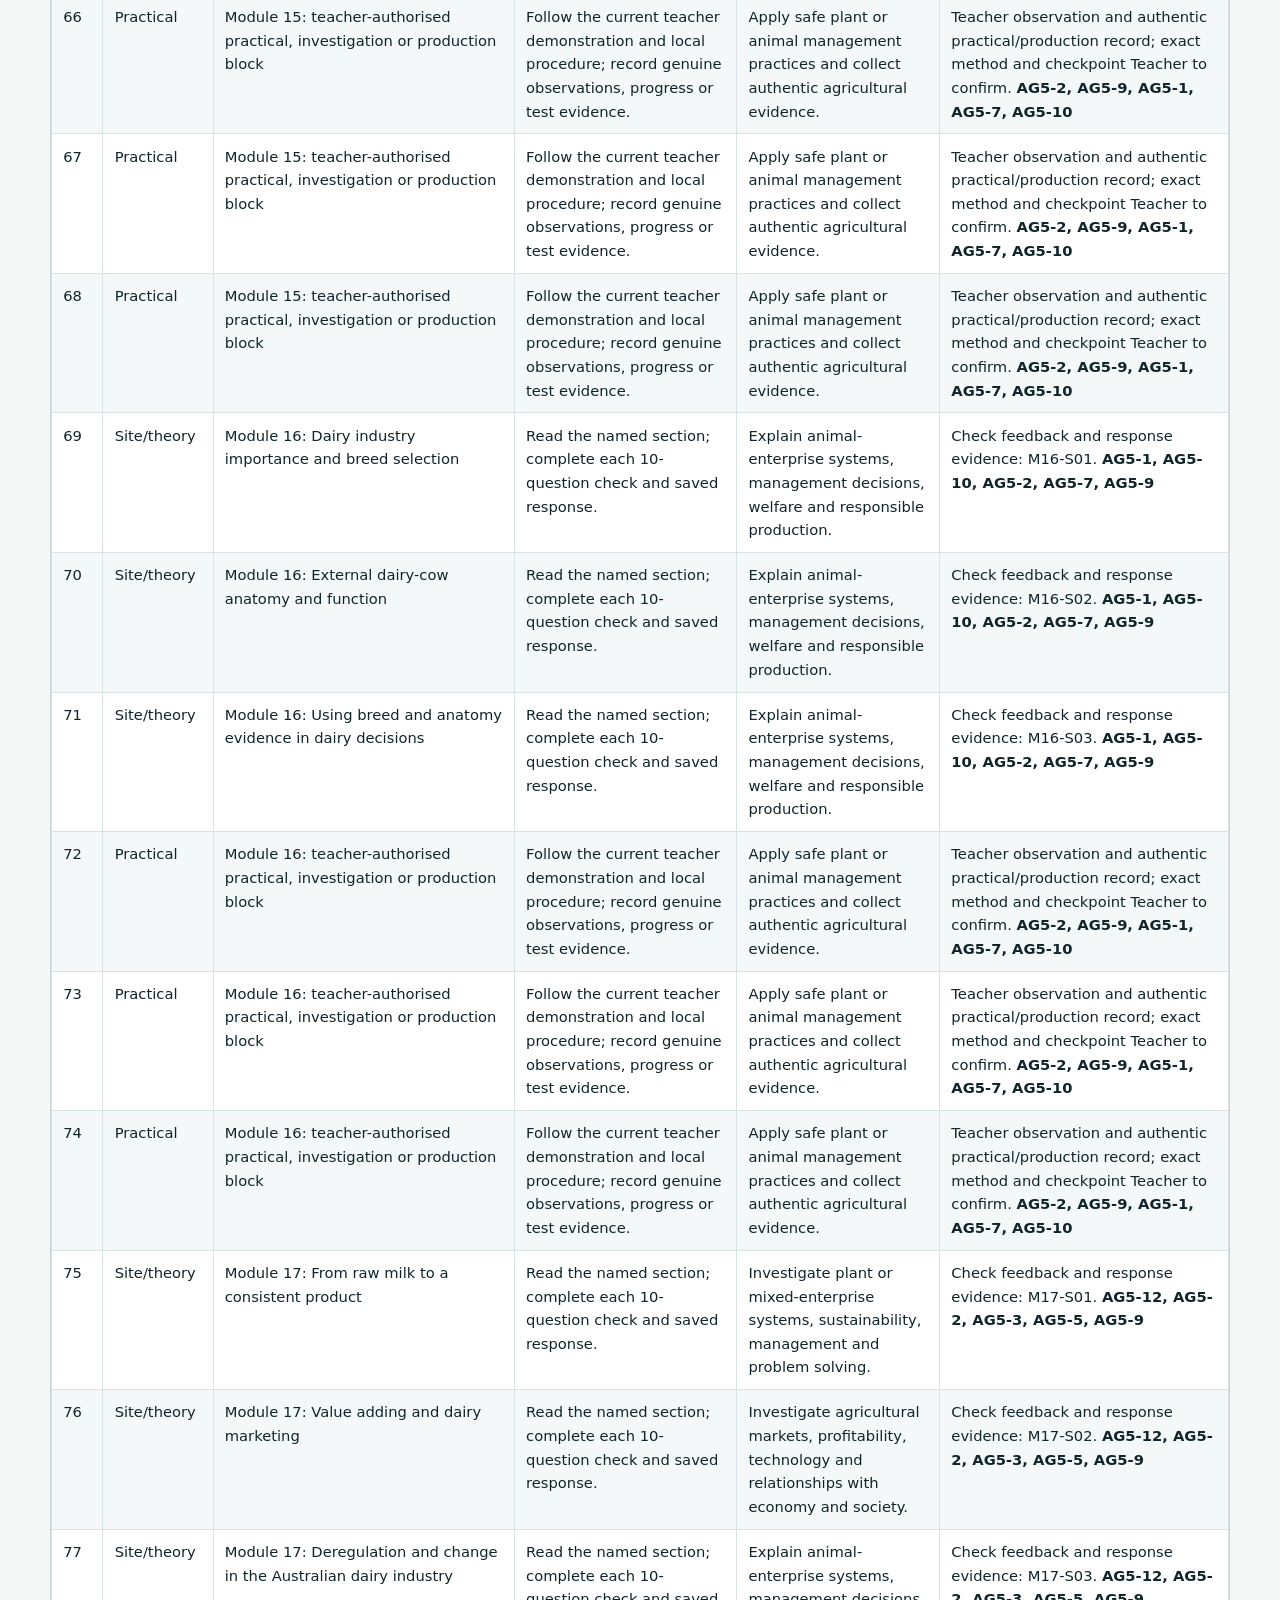
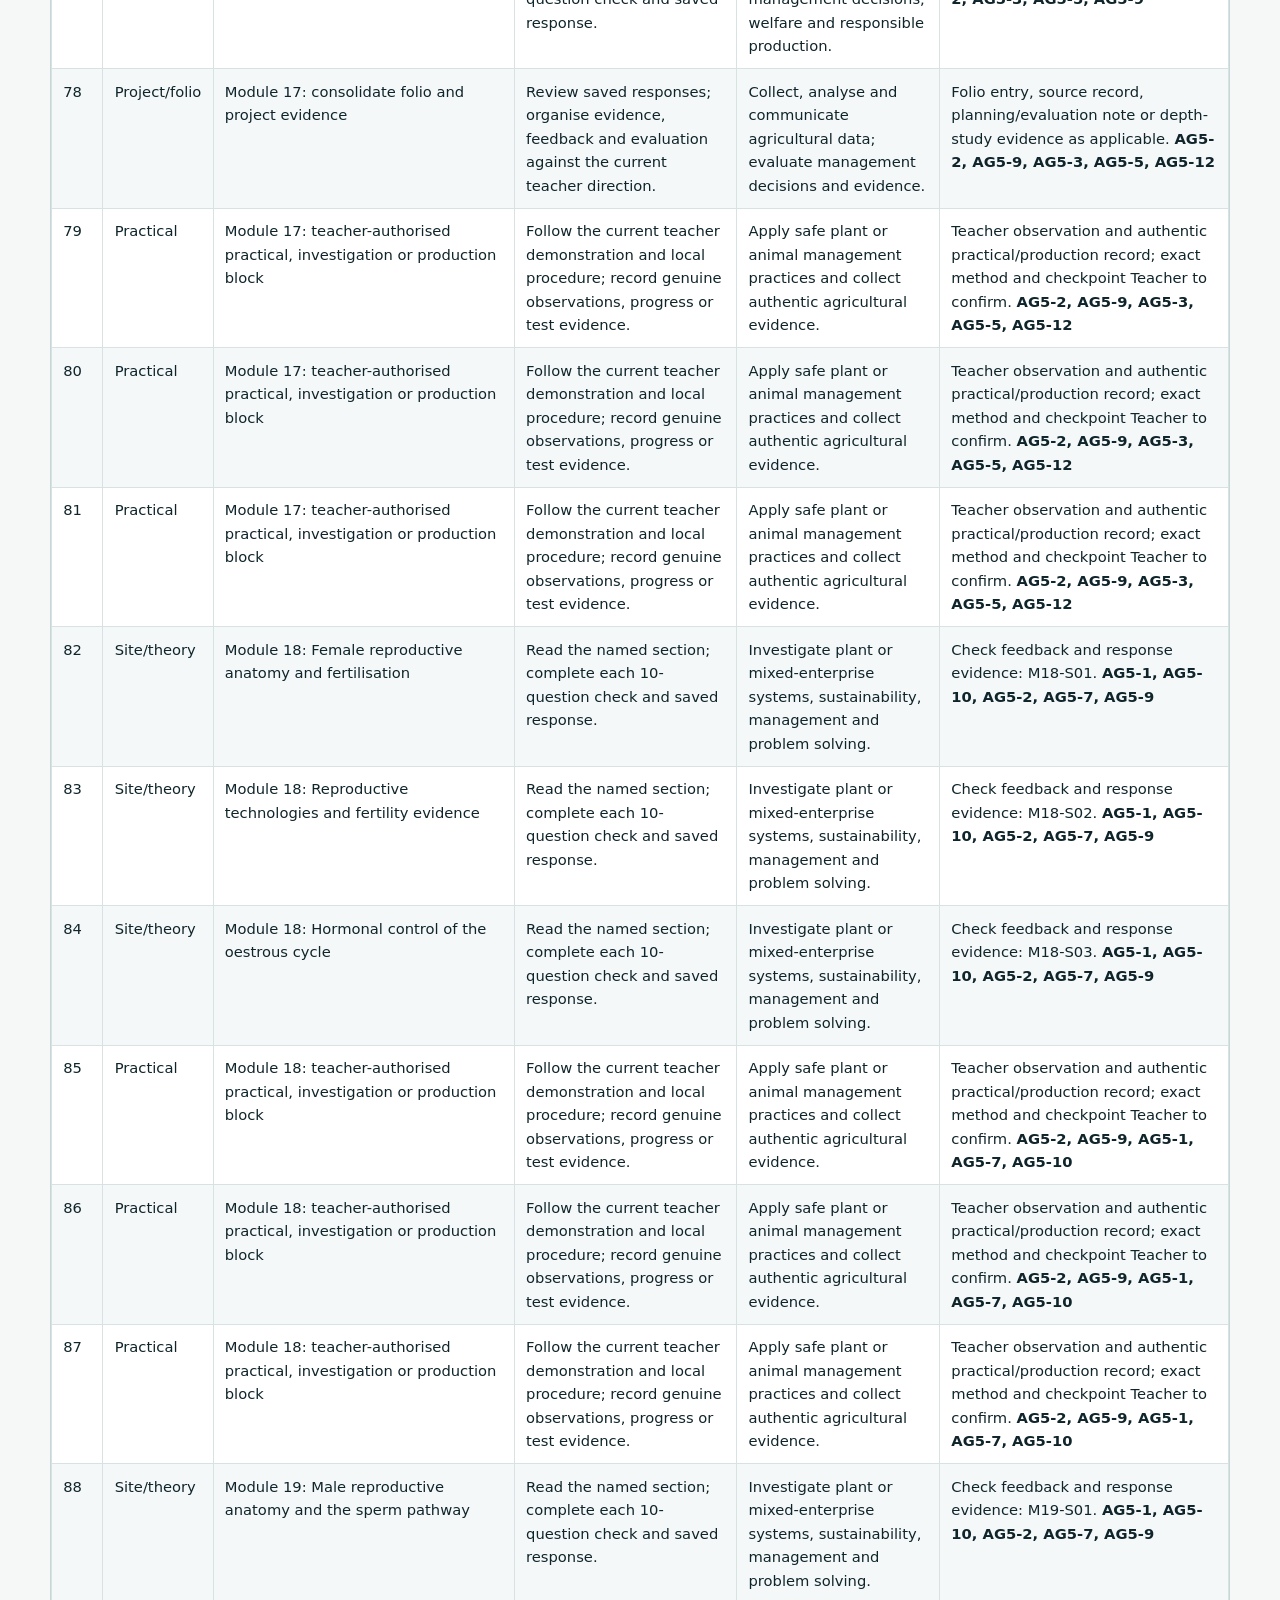
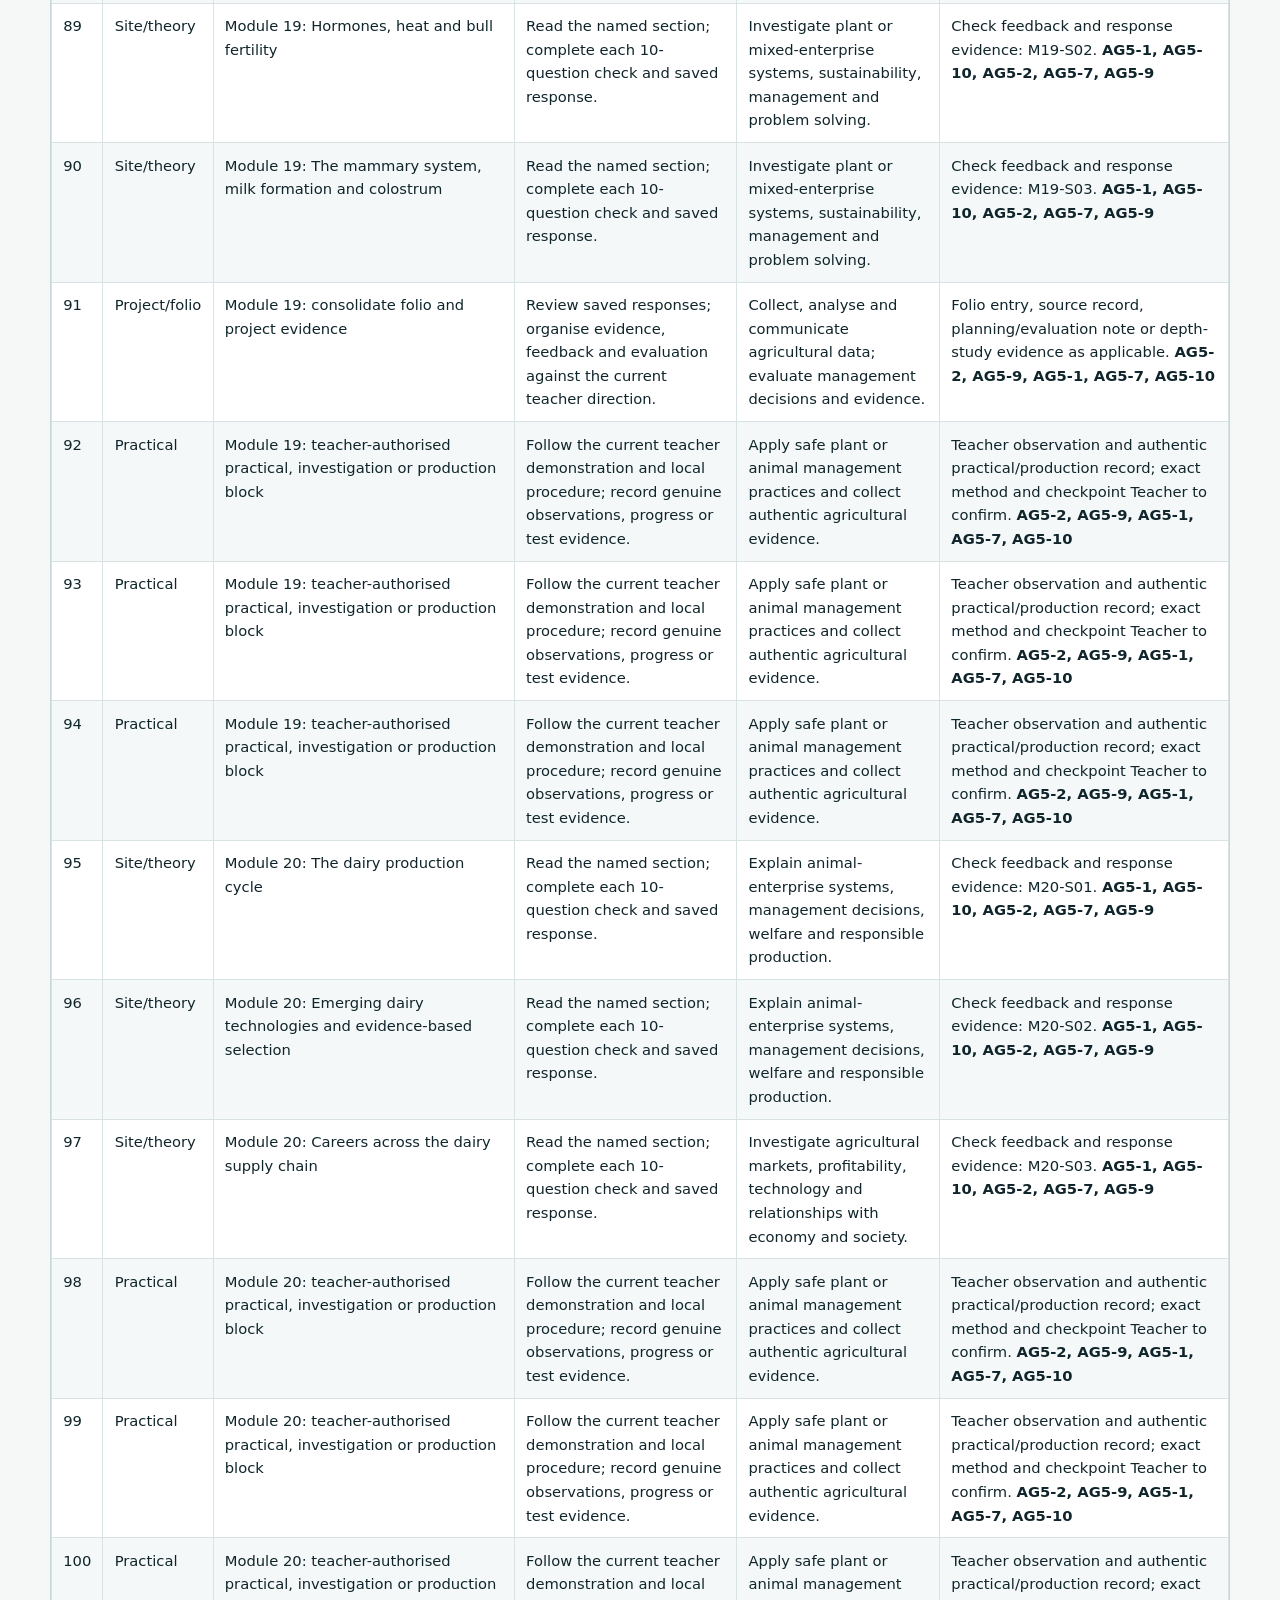
<file: teacher-resources.html>
<!doctype html><html lang="en-AU"><head><meta charset="utf-8"><meta name="viewport" content="width=device-width,initial-scale=1">
<title>Teacher Resources | Year 10 Agriculture</title><link rel="stylesheet" href="guided/course.css"><link rel="stylesheet" href="program-section.css"><link rel="stylesheet" href="section-reference.css?v=20260817a"></head>
<body><a class="skip-link" href="#main">Skip to teacher resources</a><header class="site-header"><div class="nav-wrap"><a class="brand" href="index.html">Year 10 Agriculture</a><nav class="nav-links" aria-label="Course navigation"><a href="https://stevencowell.github.io/Main-Page/">Main Menu</a><a href="index.html">Course home</a><a href="folio.html">Folio</a><a href="teacher-resources.html" aria-current="page">Teacher Resources</a></nav></div></header>
<section class="module-hero"><div class="module-hero-inner"><p class="eyebrow">Teacher Resources</p><h1>Teaching program and implementation resources</h1><p>The complete website-aligned program is provided below and as editable Word and printable PDF files.</p></div></section><main id="main"><section class="teacher-program-section" id="complete-teaching-program">
<div class="wrap"><p class="eyebrow">Complete teaching program</p><h2>Year 10 Agriculture — 100-period program</h2>
<p>This complete published program maps every named website theory section, ten-question check and scaffolded response. Timetable placement, practical authority, local WHS, assessment conditions and faculty approval remain <strong>Teacher to confirm</strong>.</p>
<div class="button-row"><a class="button primary btn" href="resources/teacher/Year-10-Agriculture-100-Period-Teaching-Program-v1.0-Website-Complete-10pt.pdf">Open PDF program</a><a class="button secondary btn ghost" href="resources/teacher/Year-10-Agriculture-100-Period-Teaching-Program-v1.0-Website-Complete-10pt.docx" download>Download editable Word program</a></div>
<h3>Program control</h3><div class="program-table-wrap"><table class="program-table"><tbody>
<tr><th>Course</th><td>Stage 5 Agricultural Technology elective</td></tr><tr><th>Selected syllabus</th><td>Agricultural Technology 7–10 Syllabus (2019)</td></tr>
<tr><th>Delivery model</th><td>2026; 40 weeks; provisional 5 × 60-minute periods per fortnight; 100 periods. Teacher to confirm.</td></tr>
<tr><th>Lesson balance</th><td>Site/theory: 30, Project/folio: 10, Practical: 60</td></tr><tr><th>Status</th><td>Published to GitHub Pages on 17 August 2026; local approvals remain Teacher to confirm</td></tr></tbody></table></div>
<h3>Selected outcomes</h3><div class="program-table-wrap"><table class="program-table"><thead><tr><th>Outcome</th><th>Exact statement</th></tr></thead><tbody><tr><td><strong>AG5-1</strong></td><td>explains why identified plant species and animal breeds have been used in agricultural enterprises and developed for the Australian environment and/or markets</td></tr><tr><td><strong>AG5-10</strong></td><td>implements and justifies the application of animal welfare guidelines to agricultural practices</td></tr><tr><td><strong>AG5-12</strong></td><td>collects and analyses agricultural data and communicates results using a range of technologies</td></tr><tr><td><strong>AG5-2</strong></td><td>explains the interactions within and between agricultural enterprises and systems</td></tr><tr><td><strong>AG5-3</strong></td><td>explains the interactions within and between the agricultural sector and Australia's economy, culture and society</td></tr><tr><td><strong>AG5-4</strong></td><td>investigates and implements responsible production systems for plant and animal enterprises</td></tr><tr><td><strong>AG5-5</strong></td><td>investigates and applies responsible marketing principles and processes</td></tr><tr><td><strong>AG5-6</strong></td><td>explains and evaluates the impact of management decisions on plant production enterprises</td></tr><tr><td><strong>AG5-7</strong></td><td>explains and evaluates the impact of management decisions on animal production enterprises</td></tr><tr><td><strong>AG5-8</strong></td><td>evaluates the impact of past and current agricultural practices on agricultural sustainability</td></tr><tr><td><strong>AG5-9</strong></td><td>evaluates management practices in terms of profitability, technology, sustainability, social issues and ethics</td></tr></tbody></table></div>
<h3>Full period-by-period sequence</h3><div class="program-table-wrap"><table class="program-table"><thead><tr><th>P</th><th>Type</th><th>Focus</th><th>Teaching and learning</th><th>Syllabus content</th><th>Evidence / outcomes</th></tr></thead><tbody><tr><td>1</td><td>Site/theory</td><td>Module 1: Australian agricultural regions and enterprise suitability; Goats, bees and pigs as diverse enterprises; Diversification, markets and sustainability decisions</td><td>Read the named sections; complete each 10-question check and saved response.</td><td>Investigate agricultural markets, profitability, technology and relationships with economy and society.</td><td>Check feedback and response evidence: M01-S01, M01-S02, M01-S03. <strong>AG5-2, AG5-9</strong></td></tr><tr><td>2</td><td>Project/folio</td><td>Module 1: consolidate folio and project evidence</td><td>Review saved responses; organise evidence, feedback and evaluation against the current teacher direction.</td><td>Collect, analyse and communicate agricultural data; evaluate management decisions and evidence.</td><td>Folio entry, source record, planning/evaluation note or depth-study evidence as applicable. <strong>AG5-2, AG5-9</strong></td></tr><tr><td>3</td><td>Practical</td><td>Module 1: teacher-authorised practical, investigation or production block</td><td>Follow the current teacher demonstration and local procedure; record genuine observations, progress or test evidence.</td><td>Apply safe plant or animal management practices and collect authentic agricultural evidence.</td><td>Teacher observation and authentic practical/production record; exact method and checkpoint Teacher to confirm. <strong>AG5-2, AG5-9</strong></td></tr><tr><td>4</td><td>Practical</td><td>Module 1: teacher-authorised practical, investigation or production block</td><td>Follow the current teacher demonstration and local procedure; record genuine observations, progress or test evidence.</td><td>Apply safe plant or animal management practices and collect authentic agricultural evidence.</td><td>Teacher observation and authentic practical/production record; exact method and checkpoint Teacher to confirm. <strong>AG5-2, AG5-9</strong></td></tr><tr><td>5</td><td>Practical</td><td>Module 1: teacher-authorised practical, investigation or production block</td><td>Follow the current teacher demonstration and local procedure; record genuine observations, progress or test evidence.</td><td>Apply safe plant or animal management practices and collect authentic agricultural evidence.</td><td>Teacher observation and authentic practical/production record; exact method and checkpoint Teacher to confirm. <strong>AG5-2, AG5-9</strong></td></tr><tr><td>6</td><td>Site/theory</td><td>Module 2: Beneficial and harmful organisms in production; The six integrated pest management strategies; Combining controls and responding to failure</td><td>Read the named sections; complete each 10-question check and saved response.</td><td>Investigate plant or mixed-enterprise systems, sustainability, management and problem solving.</td><td>Check feedback and response evidence: M02-S01, M02-S02, M02-S03. <strong>AG5-2, AG5-4, AG5-6, AG5-8, AG5-9</strong></td></tr><tr><td>7</td><td>Practical</td><td>Module 2: teacher-authorised practical, investigation or production block</td><td>Follow the current teacher demonstration and local procedure; record genuine observations, progress or test evidence.</td><td>Apply safe plant or animal management practices and collect authentic agricultural evidence.</td><td>Teacher observation and authentic practical/production record; exact method and checkpoint Teacher to confirm. <strong>AG5-2, AG5-9, AG5-4, AG5-6, AG5-8</strong></td></tr><tr><td>8</td><td>Practical</td><td>Module 2: teacher-authorised practical, investigation or production block</td><td>Follow the current teacher demonstration and local procedure; record genuine observations, progress or test evidence.</td><td>Apply safe plant or animal management practices and collect authentic agricultural evidence.</td><td>Teacher observation and authentic practical/production record; exact method and checkpoint Teacher to confirm. <strong>AG5-2, AG5-9, AG5-4, AG5-6, AG5-8</strong></td></tr><tr><td>9</td><td>Practical</td><td>Module 2: teacher-authorised practical, investigation or production block</td><td>Follow the current teacher demonstration and local procedure; record genuine observations, progress or test evidence.</td><td>Apply safe plant or animal management practices and collect authentic agricultural evidence.</td><td>Teacher observation and authentic practical/production record; exact method and checkpoint Teacher to confirm. <strong>AG5-2, AG5-9, AG5-4, AG5-6, AG5-8</strong></td></tr><tr><td>10</td><td>Site/theory</td><td>Module 3: Reading livestock graphs and identifying trends; Comparing agricultural marketing strategies; Using trend evidence in marketing decisions</td><td>Read the named sections; complete each 10-question check and saved response.</td><td>Investigate agricultural markets, profitability, technology and relationships with economy and society.</td><td>Check feedback and response evidence: M03-S01, M03-S02, M03-S03. <strong>AG5-1, AG5-10, AG5-2, AG5-7, AG5-9</strong></td></tr><tr><td>11</td><td>Project/folio</td><td>Module 3: consolidate folio and project evidence</td><td>Review saved responses; organise evidence, feedback and evaluation against the current teacher direction.</td><td>Collect, analyse and communicate agricultural data; evaluate management decisions and evidence.</td><td>Folio entry, source record, planning/evaluation note or depth-study evidence as applicable. <strong>AG5-2, AG5-9, AG5-1, AG5-7, AG5-10</strong></td></tr><tr><td>12</td><td>Practical</td><td>Module 3: teacher-authorised practical, investigation or production block</td><td>Follow the current teacher demonstration and local procedure; record genuine observations, progress or test evidence.</td><td>Apply safe plant or animal management practices and collect authentic agricultural evidence.</td><td>Teacher observation and authentic practical/production record; exact method and checkpoint Teacher to confirm. <strong>AG5-2, AG5-9, AG5-1, AG5-7, AG5-10</strong></td></tr><tr><td>13</td><td>Practical</td><td>Module 3: teacher-authorised practical, investigation or production block</td><td>Follow the current teacher demonstration and local procedure; record genuine observations, progress or test evidence.</td><td>Apply safe plant or animal management practices and collect authentic agricultural evidence.</td><td>Teacher observation and authentic practical/production record; exact method and checkpoint Teacher to confirm. <strong>AG5-2, AG5-9, AG5-1, AG5-7, AG5-10</strong></td></tr><tr><td>14</td><td>Practical</td><td>Module 3: teacher-authorised practical, investigation or production block</td><td>Follow the current teacher demonstration and local procedure; record genuine observations, progress or test evidence.</td><td>Apply safe plant or animal management practices and collect authentic agricultural evidence.</td><td>Teacher observation and authentic practical/production record; exact method and checkpoint Teacher to confirm. <strong>AG5-2, AG5-9, AG5-1, AG5-7, AG5-10</strong></td></tr><tr><td>15</td><td>Site/theory</td><td>Module 4: Clear and unbiased agricultural market surveys; Value adding agricultural products; Using consumer evidence to shape promotion and value</td><td>Read the named sections; complete each 10-question check and saved response.</td><td>Investigate agricultural markets, profitability, technology and relationships with economy and society.</td><td>Check feedback and response evidence: M04-S01, M04-S02, M04-S03. <strong>AG5-12, AG5-2, AG5-3, AG5-5, AG5-9</strong></td></tr><tr><td>16</td><td>Practical</td><td>Module 4: teacher-authorised practical, investigation or production block</td><td>Follow the current teacher demonstration and local procedure; record genuine observations, progress or test evidence.</td><td>Apply safe plant or animal management practices and collect authentic agricultural evidence.</td><td>Teacher observation and authentic practical/production record; exact method and checkpoint Teacher to confirm. <strong>AG5-2, AG5-9, AG5-3, AG5-5, AG5-12</strong></td></tr><tr><td>17</td><td>Practical</td><td>Module 4: teacher-authorised practical, investigation or production block</td><td>Follow the current teacher demonstration and local procedure; record genuine observations, progress or test evidence.</td><td>Apply safe plant or animal management practices and collect authentic agricultural evidence.</td><td>Teacher observation and authentic practical/production record; exact method and checkpoint Teacher to confirm. <strong>AG5-2, AG5-9, AG5-3, AG5-5, AG5-12</strong></td></tr><tr><td>18</td><td>Practical</td><td>Module 4: teacher-authorised practical, investigation or production block</td><td>Follow the current teacher demonstration and local procedure; record genuine observations, progress or test evidence.</td><td>Apply safe plant or animal management practices and collect authentic agricultural evidence.</td><td>Teacher observation and authentic practical/production record; exact method and checkpoint Teacher to confirm. <strong>AG5-2, AG5-9, AG5-3, AG5-5, AG5-12</strong></td></tr><tr><td>19</td><td>Site/theory</td><td>Module 5: Comparing plant production systems; Comparing animal production systems and trade-offs; Term 1 topic-test preparation: describe, explain and compare</td><td>Read the named sections; complete each 10-question check and saved response.</td><td>Explain animal-enterprise systems, management decisions, welfare and responsible production.</td><td>Check feedback and response evidence: M05-S01, M05-S02, M05-S03. <strong>AG5-2, AG5-9</strong></td></tr><tr><td>20</td><td>Project/folio</td><td>Module 5: consolidate folio and project evidence</td><td>Review saved responses; organise evidence, feedback and evaluation against the current teacher direction.</td><td>Collect, analyse and communicate agricultural data; evaluate management decisions and evidence.</td><td>Folio entry, source record, planning/evaluation note or depth-study evidence as applicable. <strong>AG5-2, AG5-9</strong></td></tr><tr><td>21</td><td>Practical</td><td>Module 5: teacher-authorised practical, investigation or production block</td><td>Follow the current teacher demonstration and local procedure; record genuine observations, progress or test evidence.</td><td>Apply safe plant or animal management practices and collect authentic agricultural evidence.</td><td>Teacher observation and authentic practical/production record; exact method and checkpoint Teacher to confirm. <strong>AG5-2, AG5-9</strong></td></tr><tr><td>22</td><td>Practical</td><td>Module 5: teacher-authorised practical, investigation or production block</td><td>Follow the current teacher demonstration and local procedure; record genuine observations, progress or test evidence.</td><td>Apply safe plant or animal management practices and collect authentic agricultural evidence.</td><td>Teacher observation and authentic practical/production record; exact method and checkpoint Teacher to confirm. <strong>AG5-2, AG5-9</strong></td></tr><tr><td>23</td><td>Practical</td><td>Module 5: teacher-authorised practical, investigation or production block</td><td>Follow the current teacher demonstration and local procedure; record genuine observations, progress or test evidence.</td><td>Apply safe plant or animal management practices and collect authentic agricultural evidence.</td><td>Teacher observation and authentic practical/production record; exact method and checkpoint Teacher to confirm. <strong>AG5-2, AG5-9</strong></td></tr><tr><td>24</td><td>Site/theory</td><td>Module 6: Fixed costs, variable costs and income; Calculating a gross margin step by step; Comparing crop scenarios and making a recommendation</td><td>Read the named sections; complete each 10-question check and saved response.</td><td>Investigate plant or mixed-enterprise systems, sustainability, management and problem solving.</td><td>Check feedback and response evidence: M06-S01, M06-S02, M06-S03. <strong>AG5-2, AG5-4, AG5-6, AG5-8, AG5-9</strong></td></tr><tr><td>25</td><td>Practical</td><td>Module 6: teacher-authorised practical, investigation or production block</td><td>Follow the current teacher demonstration and local procedure; record genuine observations, progress or test evidence.</td><td>Apply safe plant or animal management practices and collect authentic agricultural evidence.</td><td>Teacher observation and authentic practical/production record; exact method and checkpoint Teacher to confirm. <strong>AG5-2, AG5-9, AG5-4, AG5-6, AG5-8</strong></td></tr><tr><td>26</td><td>Practical</td><td>Module 6: teacher-authorised practical, investigation or production block</td><td>Follow the current teacher demonstration and local procedure; record genuine observations, progress or test evidence.</td><td>Apply safe plant or animal management practices and collect authentic agricultural evidence.</td><td>Teacher observation and authentic practical/production record; exact method and checkpoint Teacher to confirm. <strong>AG5-2, AG5-9, AG5-4, AG5-6, AG5-8</strong></td></tr><tr><td>27</td><td>Practical</td><td>Module 6: teacher-authorised practical, investigation or production block</td><td>Follow the current teacher demonstration and local procedure; record genuine observations, progress or test evidence.</td><td>Apply safe plant or animal management practices and collect authentic agricultural evidence.</td><td>Teacher observation and authentic practical/production record; exact method and checkpoint Teacher to confirm. <strong>AG5-2, AG5-9, AG5-4, AG5-6, AG5-8</strong></td></tr><tr><td>28</td><td>Site/theory</td><td>Module 7: Crop monitoring indicators and patterns; Crop monitoring tools and data; Evidence-based monitoring decisions and prioritisation</td><td>Read the named sections; complete each 10-question check and saved response.</td><td>Investigate plant or mixed-enterprise systems, sustainability, management and problem solving.</td><td>Check feedback and response evidence: M07-S01, M07-S02, M07-S03. <strong>AG5-2, AG5-4, AG5-6, AG5-8, AG5-9</strong></td></tr><tr><td>29</td><td>Project/folio</td><td>Module 7: consolidate folio and project evidence</td><td>Review saved responses; organise evidence, feedback and evaluation against the current teacher direction.</td><td>Collect, analyse and communicate agricultural data; evaluate management decisions and evidence.</td><td>Folio entry, source record, planning/evaluation note or depth-study evidence as applicable. <strong>AG5-2, AG5-9, AG5-4, AG5-6, AG5-8</strong></td></tr><tr><td>30</td><td>Practical</td><td>Module 7: teacher-authorised practical, investigation or production block</td><td>Follow the current teacher demonstration and local procedure; record genuine observations, progress or test evidence.</td><td>Apply safe plant or animal management practices and collect authentic agricultural evidence.</td><td>Teacher observation and authentic practical/production record; exact method and checkpoint Teacher to confirm. <strong>AG5-2, AG5-9, AG5-4, AG5-6, AG5-8</strong></td></tr><tr><td>31</td><td>Practical</td><td>Module 7: teacher-authorised practical, investigation or production block</td><td>Follow the current teacher demonstration and local procedure; record genuine observations, progress or test evidence.</td><td>Apply safe plant or animal management practices and collect authentic agricultural evidence.</td><td>Teacher observation and authentic practical/production record; exact method and checkpoint Teacher to confirm. <strong>AG5-2, AG5-9, AG5-4, AG5-6, AG5-8</strong></td></tr><tr><td>32</td><td>Practical</td><td>Module 7: teacher-authorised practical, investigation or production block</td><td>Follow the current teacher demonstration and local procedure; record genuine observations, progress or test evidence.</td><td>Apply safe plant or animal management practices and collect authentic agricultural evidence.</td><td>Teacher observation and authentic practical/production record; exact method and checkpoint Teacher to confirm. <strong>AG5-2, AG5-9, AG5-4, AG5-6, AG5-8</strong></td></tr><tr><td>33</td><td>Site/theory</td><td>Module 8: Weeds and competition; Pests and monitoring; Diseases and integrated management</td><td>Read the named sections; complete each 10-question check and saved response.</td><td>Investigate plant or mixed-enterprise systems, sustainability, management and problem solving.</td><td>Check feedback and response evidence: M08-S01, M08-S02, M08-S03. <strong>AG5-2, AG5-4, AG5-6, AG5-8, AG5-9</strong></td></tr><tr><td>34</td><td>Practical</td><td>Module 8: teacher-authorised practical, investigation or production block</td><td>Follow the current teacher demonstration and local procedure; record genuine observations, progress or test evidence.</td><td>Apply safe plant or animal management practices and collect authentic agricultural evidence.</td><td>Teacher observation and authentic practical/production record; exact method and checkpoint Teacher to confirm. <strong>AG5-2, AG5-9, AG5-4, AG5-6, AG5-8</strong></td></tr><tr><td>35</td><td>Practical</td><td>Module 8: teacher-authorised practical, investigation or production block</td><td>Follow the current teacher demonstration and local procedure; record genuine observations, progress or test evidence.</td><td>Apply safe plant or animal management practices and collect authentic agricultural evidence.</td><td>Teacher observation and authentic practical/production record; exact method and checkpoint Teacher to confirm. <strong>AG5-2, AG5-9, AG5-4, AG5-6, AG5-8</strong></td></tr><tr><td>36</td><td>Practical</td><td>Module 8: teacher-authorised practical, investigation or production block</td><td>Follow the current teacher demonstration and local procedure; record genuine observations, progress or test evidence.</td><td>Apply safe plant or animal management practices and collect authentic agricultural evidence.</td><td>Teacher observation and authentic practical/production record; exact method and checkpoint Teacher to confirm. <strong>AG5-2, AG5-9, AG5-4, AG5-6, AG5-8</strong></td></tr><tr><td>37</td><td>Site/theory</td><td>Module 9: Meaning of sustainability and environmental risks; Grazing and ground cover; Rotation, reduced tillage and precision application</td><td>Read the named sections; complete each 10-question check and saved response.</td><td>Investigate plant or mixed-enterprise systems, sustainability, management and problem solving.</td><td>Check feedback and response evidence: M09-S01, M09-S02, M09-S03. <strong>AG5-2, AG5-9</strong></td></tr><tr><td>38</td><td>Project/folio</td><td>Module 9: consolidate folio and project evidence</td><td>Review saved responses; organise evidence, feedback and evaluation against the current teacher direction.</td><td>Collect, analyse and communicate agricultural data; evaluate management decisions and evidence.</td><td>Folio entry, source record, planning/evaluation note or depth-study evidence as applicable. <strong>AG5-2, AG5-9</strong></td></tr><tr><td>39</td><td>Practical</td><td>Module 9: teacher-authorised practical, investigation or production block</td><td>Follow the current teacher demonstration and local procedure; record genuine observations, progress or test evidence.</td><td>Apply safe plant or animal management practices and collect authentic agricultural evidence.</td><td>Teacher observation and authentic practical/production record; exact method and checkpoint Teacher to confirm. <strong>AG5-2, AG5-9</strong></td></tr><tr><td>40</td><td>Practical</td><td>Module 9: teacher-authorised practical, investigation or production block</td><td>Follow the current teacher demonstration and local procedure; record genuine observations, progress or test evidence.</td><td>Apply safe plant or animal management practices and collect authentic agricultural evidence.</td><td>Teacher observation and authentic practical/production record; exact method and checkpoint Teacher to confirm. <strong>AG5-2, AG5-9</strong></td></tr><tr><td>41</td><td>Practical</td><td>Module 9: teacher-authorised practical, investigation or production block</td><td>Follow the current teacher demonstration and local procedure; record genuine observations, progress or test evidence.</td><td>Apply safe plant or animal management practices and collect authentic agricultural evidence.</td><td>Teacher observation and authentic practical/production record; exact method and checkpoint Teacher to confirm. <strong>AG5-2, AG5-9</strong></td></tr><tr><td>42</td><td>Site/theory</td><td>Module 10: Integrated system review; Four-criteria evaluation; Careers, skills and evidence-based pathway exploration</td><td>Read the named sections; complete each 10-question check and saved response.</td><td>Investigate agricultural markets, profitability, technology and relationships with economy and society.</td><td>Check feedback and response evidence: M10-S01, M10-S02, M10-S03. <strong>AG5-12, AG5-2, AG5-3, AG5-5, AG5-9</strong></td></tr><tr><td>43</td><td>Practical</td><td>Module 10: teacher-authorised practical, investigation or production block</td><td>Follow the current teacher demonstration and local procedure; record genuine observations, progress or test evidence.</td><td>Apply safe plant or animal management practices and collect authentic agricultural evidence.</td><td>Teacher observation and authentic practical/production record; exact method and checkpoint Teacher to confirm. <strong>AG5-2, AG5-9, AG5-3, AG5-5, AG5-12</strong></td></tr><tr><td>44</td><td>Practical</td><td>Module 10: teacher-authorised practical, investigation or production block</td><td>Follow the current teacher demonstration and local procedure; record genuine observations, progress or test evidence.</td><td>Apply safe plant or animal management practices and collect authentic agricultural evidence.</td><td>Teacher observation and authentic practical/production record; exact method and checkpoint Teacher to confirm. <strong>AG5-2, AG5-9, AG5-3, AG5-5, AG5-12</strong></td></tr><tr><td>45</td><td>Practical</td><td>Module 10: teacher-authorised practical, investigation or production block</td><td>Follow the current teacher demonstration and local procedure; record genuine observations, progress or test evidence.</td><td>Apply safe plant or animal management practices and collect authentic agricultural evidence.</td><td>Teacher observation and authentic practical/production record; exact method and checkpoint Teacher to confirm. <strong>AG5-2, AG5-9, AG5-3, AG5-5, AG5-12</strong></td></tr><tr><td>46</td><td>Site/theory</td><td>Module 11: What makes a prime lamb breeding system; Reading and constructing a prime-lamb pedigree; Reproductive technologies: concepts, benefits and limits</td><td>Read the named sections; complete each 10-question check and saved response.</td><td>Explain animal-enterprise systems, management decisions, welfare and responsible production.</td><td>Check feedback and response evidence: M11-S01, M11-S02, M11-S03. <strong>AG5-1, AG5-10, AG5-2, AG5-7, AG5-9</strong></td></tr><tr><td>47</td><td>Project/folio</td><td>Module 11: consolidate folio and project evidence</td><td>Review saved responses; organise evidence, feedback and evaluation against the current teacher direction.</td><td>Collect, analyse and communicate agricultural data; evaluate management decisions and evidence.</td><td>Folio entry, source record, planning/evaluation note or depth-study evidence as applicable. <strong>AG5-2, AG5-9, AG5-1, AG5-7, AG5-10</strong></td></tr><tr><td>48</td><td>Practical</td><td>Module 11: teacher-authorised practical, investigation or production block</td><td>Follow the current teacher demonstration and local procedure; record genuine observations, progress or test evidence.</td><td>Apply safe plant or animal management practices and collect authentic agricultural evidence.</td><td>Teacher observation and authentic practical/production record; exact method and checkpoint Teacher to confirm. <strong>AG5-2, AG5-9, AG5-1, AG5-7, AG5-10</strong></td></tr><tr><td>49</td><td>Practical</td><td>Module 11: teacher-authorised practical, investigation or production block</td><td>Follow the current teacher demonstration and local procedure; record genuine observations, progress or test evidence.</td><td>Apply safe plant or animal management practices and collect authentic agricultural evidence.</td><td>Teacher observation and authentic practical/production record; exact method and checkpoint Teacher to confirm. <strong>AG5-2, AG5-9, AG5-1, AG5-7, AG5-10</strong></td></tr><tr><td>50</td><td>Practical</td><td>Module 11: teacher-authorised practical, investigation or production block</td><td>Follow the current teacher demonstration and local procedure; record genuine observations, progress or test evidence.</td><td>Apply safe plant or animal management practices and collect authentic agricultural evidence.</td><td>Teacher observation and authentic practical/production record; exact method and checkpoint Teacher to confirm. <strong>AG5-2, AG5-9, AG5-1, AG5-7, AG5-10</strong></td></tr><tr><td>51</td><td>Site/theory</td><td>Module 12: Nutrients, digestion and energy; Matching feed to changing requirements; Estimating pasture availability and using evidence</td><td>Read the named sections; complete each 10-question check and saved response.</td><td>Investigate plant or mixed-enterprise systems, sustainability, management and problem solving.</td><td>Check feedback and response evidence: M12-S01, M12-S02, M12-S03. <strong>AG5-1, AG5-10, AG5-2, AG5-7, AG5-9</strong></td></tr><tr><td>52</td><td>Practical</td><td>Module 12: teacher-authorised practical, investigation or production block</td><td>Follow the current teacher demonstration and local procedure; record genuine observations, progress or test evidence.</td><td>Apply safe plant or animal management practices and collect authentic agricultural evidence.</td><td>Teacher observation and authentic practical/production record; exact method and checkpoint Teacher to confirm. <strong>AG5-2, AG5-9, AG5-1, AG5-7, AG5-10</strong></td></tr><tr><td>53</td><td>Practical</td><td>Module 12: teacher-authorised practical, investigation or production block</td><td>Follow the current teacher demonstration and local procedure; record genuine observations, progress or test evidence.</td><td>Apply safe plant or animal management practices and collect authentic agricultural evidence.</td><td>Teacher observation and authentic practical/production record; exact method and checkpoint Teacher to confirm. <strong>AG5-2, AG5-9, AG5-1, AG5-7, AG5-10</strong></td></tr><tr><td>54</td><td>Practical</td><td>Module 12: teacher-authorised practical, investigation or production block</td><td>Follow the current teacher demonstration and local procedure; record genuine observations, progress or test evidence.</td><td>Apply safe plant or animal management practices and collect authentic agricultural evidence.</td><td>Teacher observation and authentic practical/production record; exact method and checkpoint Teacher to confirm. <strong>AG5-2, AG5-9, AG5-1, AG5-7, AG5-10</strong></td></tr><tr><td>55</td><td>Site/theory</td><td>Module 13: A management calendar as a planning tool; Linking management decisions across the production cycle; Technology for identification, monitoring and decisions</td><td>Read the named sections; complete each 10-question check and saved response.</td><td>Investigate plant or mixed-enterprise systems, sustainability, management and problem solving.</td><td>Check feedback and response evidence: M13-S01, M13-S02, M13-S03. <strong>AG5-1, AG5-10, AG5-2, AG5-7, AG5-9</strong></td></tr><tr><td>56</td><td>Project/folio</td><td>Module 13: consolidate folio and project evidence</td><td>Review saved responses; organise evidence, feedback and evaluation against the current teacher direction.</td><td>Collect, analyse and communicate agricultural data; evaluate management decisions and evidence.</td><td>Folio entry, source record, planning/evaluation note or depth-study evidence as applicable. <strong>AG5-2, AG5-9, AG5-1, AG5-7, AG5-10</strong></td></tr><tr><td>57</td><td>Practical</td><td>Module 13: teacher-authorised practical, investigation or production block</td><td>Follow the current teacher demonstration and local procedure; record genuine observations, progress or test evidence.</td><td>Apply safe plant or animal management practices and collect authentic agricultural evidence.</td><td>Teacher observation and authentic practical/production record; exact method and checkpoint Teacher to confirm. <strong>AG5-2, AG5-9, AG5-1, AG5-7, AG5-10</strong></td></tr><tr><td>58</td><td>Practical</td><td>Module 13: teacher-authorised practical, investigation or production block</td><td>Follow the current teacher demonstration and local procedure; record genuine observations, progress or test evidence.</td><td>Apply safe plant or animal management practices and collect authentic agricultural evidence.</td><td>Teacher observation and authentic practical/production record; exact method and checkpoint Teacher to confirm. <strong>AG5-2, AG5-9, AG5-1, AG5-7, AG5-10</strong></td></tr><tr><td>59</td><td>Practical</td><td>Module 13: teacher-authorised practical, investigation or production block</td><td>Follow the current teacher demonstration and local procedure; record genuine observations, progress or test evidence.</td><td>Apply safe plant or animal management practices and collect authentic agricultural evidence.</td><td>Teacher observation and authentic practical/production record; exact method and checkpoint Teacher to confirm. <strong>AG5-2, AG5-9, AG5-1, AG5-7, AG5-10</strong></td></tr><tr><td>60</td><td>Site/theory</td><td>Module 14: Genetic change: selection, engineering and evidence; Ethical reasoning about agricultural biotechnology; Welfare-focused husbandry: needs, observations and records</td><td>Read the named sections; complete each 10-question check and saved response.</td><td>Investigate plant or mixed-enterprise systems, sustainability, management and problem solving.</td><td>Check feedback and response evidence: M14-S01, M14-S02, M14-S03. <strong>AG5-1, AG5-10, AG5-2, AG5-7, AG5-9</strong></td></tr><tr><td>61</td><td>Practical</td><td>Module 14: teacher-authorised practical, investigation or production block</td><td>Follow the current teacher demonstration and local procedure; record genuine observations, progress or test evidence.</td><td>Apply safe plant or animal management practices and collect authentic agricultural evidence.</td><td>Teacher observation and authentic practical/production record; exact method and checkpoint Teacher to confirm. <strong>AG5-2, AG5-9, AG5-1, AG5-7, AG5-10</strong></td></tr><tr><td>62</td><td>Practical</td><td>Module 14: teacher-authorised practical, investigation or production block</td><td>Follow the current teacher demonstration and local procedure; record genuine observations, progress or test evidence.</td><td>Apply safe plant or animal management practices and collect authentic agricultural evidence.</td><td>Teacher observation and authentic practical/production record; exact method and checkpoint Teacher to confirm. <strong>AG5-2, AG5-9, AG5-1, AG5-7, AG5-10</strong></td></tr><tr><td>63</td><td>Practical</td><td>Module 14: teacher-authorised practical, investigation or production block</td><td>Follow the current teacher demonstration and local procedure; record genuine observations, progress or test evidence.</td><td>Apply safe plant or animal management practices and collect authentic agricultural evidence.</td><td>Teacher observation and authentic practical/production record; exact method and checkpoint Teacher to confirm. <strong>AG5-2, AG5-9, AG5-1, AG5-7, AG5-10</strong></td></tr><tr><td>64</td><td>Site/theory</td><td>Module 15: Hazards, risks and the hierarchy of controls; Risk-assessment reasoning: hazard, consequence, control and responsibility; Farm business reasoning: costs, gross margins and SWOT</td><td>Read the named sections; complete each 10-question check and saved response.</td><td>Investigate plant or mixed-enterprise systems, sustainability, management and problem solving.</td><td>Check feedback and response evidence: M15-S01, M15-S02, M15-S03. <strong>AG5-1, AG5-10, AG5-2, AG5-7, AG5-9</strong></td></tr><tr><td>65</td><td>Project/folio</td><td>Module 15: consolidate folio and project evidence</td><td>Review saved responses; organise evidence, feedback and evaluation against the current teacher direction.</td><td>Collect, analyse and communicate agricultural data; evaluate management decisions and evidence.</td><td>Folio entry, source record, planning/evaluation note or depth-study evidence as applicable. <strong>AG5-2, AG5-9, AG5-1, AG5-7, AG5-10</strong></td></tr><tr><td>66</td><td>Practical</td><td>Module 15: teacher-authorised practical, investigation or production block</td><td>Follow the current teacher demonstration and local procedure; record genuine observations, progress or test evidence.</td><td>Apply safe plant or animal management practices and collect authentic agricultural evidence.</td><td>Teacher observation and authentic practical/production record; exact method and checkpoint Teacher to confirm. <strong>AG5-2, AG5-9, AG5-1, AG5-7, AG5-10</strong></td></tr><tr><td>67</td><td>Practical</td><td>Module 15: teacher-authorised practical, investigation or production block</td><td>Follow the current teacher demonstration and local procedure; record genuine observations, progress or test evidence.</td><td>Apply safe plant or animal management practices and collect authentic agricultural evidence.</td><td>Teacher observation and authentic practical/production record; exact method and checkpoint Teacher to confirm. <strong>AG5-2, AG5-9, AG5-1, AG5-7, AG5-10</strong></td></tr><tr><td>68</td><td>Practical</td><td>Module 15: teacher-authorised practical, investigation or production block</td><td>Follow the current teacher demonstration and local procedure; record genuine observations, progress or test evidence.</td><td>Apply safe plant or animal management practices and collect authentic agricultural evidence.</td><td>Teacher observation and authentic practical/production record; exact method and checkpoint Teacher to confirm. <strong>AG5-2, AG5-9, AG5-1, AG5-7, AG5-10</strong></td></tr><tr><td>69</td><td>Site/theory</td><td>Module 16: Dairy industry importance and breed selection</td><td>Read the named section; complete each 10-question check and saved response.</td><td>Explain animal-enterprise systems, management decisions, welfare and responsible production.</td><td>Check feedback and response evidence: M16-S01. <strong>AG5-1, AG5-10, AG5-2, AG5-7, AG5-9</strong></td></tr><tr><td>70</td><td>Site/theory</td><td>Module 16: External dairy-cow anatomy and function</td><td>Read the named section; complete each 10-question check and saved response.</td><td>Explain animal-enterprise systems, management decisions, welfare and responsible production.</td><td>Check feedback and response evidence: M16-S02. <strong>AG5-1, AG5-10, AG5-2, AG5-7, AG5-9</strong></td></tr><tr><td>71</td><td>Site/theory</td><td>Module 16: Using breed and anatomy evidence in dairy decisions</td><td>Read the named section; complete each 10-question check and saved response.</td><td>Explain animal-enterprise systems, management decisions, welfare and responsible production.</td><td>Check feedback and response evidence: M16-S03. <strong>AG5-1, AG5-10, AG5-2, AG5-7, AG5-9</strong></td></tr><tr><td>72</td><td>Practical</td><td>Module 16: teacher-authorised practical, investigation or production block</td><td>Follow the current teacher demonstration and local procedure; record genuine observations, progress or test evidence.</td><td>Apply safe plant or animal management practices and collect authentic agricultural evidence.</td><td>Teacher observation and authentic practical/production record; exact method and checkpoint Teacher to confirm. <strong>AG5-2, AG5-9, AG5-1, AG5-7, AG5-10</strong></td></tr><tr><td>73</td><td>Practical</td><td>Module 16: teacher-authorised practical, investigation or production block</td><td>Follow the current teacher demonstration and local procedure; record genuine observations, progress or test evidence.</td><td>Apply safe plant or animal management practices and collect authentic agricultural evidence.</td><td>Teacher observation and authentic practical/production record; exact method and checkpoint Teacher to confirm. <strong>AG5-2, AG5-9, AG5-1, AG5-7, AG5-10</strong></td></tr><tr><td>74</td><td>Practical</td><td>Module 16: teacher-authorised practical, investigation or production block</td><td>Follow the current teacher demonstration and local procedure; record genuine observations, progress or test evidence.</td><td>Apply safe plant or animal management practices and collect authentic agricultural evidence.</td><td>Teacher observation and authentic practical/production record; exact method and checkpoint Teacher to confirm. <strong>AG5-2, AG5-9, AG5-1, AG5-7, AG5-10</strong></td></tr><tr><td>75</td><td>Site/theory</td><td>Module 17: From raw milk to a consistent product</td><td>Read the named section; complete each 10-question check and saved response.</td><td>Investigate plant or mixed-enterprise systems, sustainability, management and problem solving.</td><td>Check feedback and response evidence: M17-S01. <strong>AG5-12, AG5-2, AG5-3, AG5-5, AG5-9</strong></td></tr><tr><td>76</td><td>Site/theory</td><td>Module 17: Value adding and dairy marketing</td><td>Read the named section; complete each 10-question check and saved response.</td><td>Investigate agricultural markets, profitability, technology and relationships with economy and society.</td><td>Check feedback and response evidence: M17-S02. <strong>AG5-12, AG5-2, AG5-3, AG5-5, AG5-9</strong></td></tr><tr><td>77</td><td>Site/theory</td><td>Module 17: Deregulation and change in the Australian dairy industry</td><td>Read the named section; complete each 10-question check and saved response.</td><td>Explain animal-enterprise systems, management decisions, welfare and responsible production.</td><td>Check feedback and response evidence: M17-S03. <strong>AG5-12, AG5-2, AG5-3, AG5-5, AG5-9</strong></td></tr><tr><td>78</td><td>Project/folio</td><td>Module 17: consolidate folio and project evidence</td><td>Review saved responses; organise evidence, feedback and evaluation against the current teacher direction.</td><td>Collect, analyse and communicate agricultural data; evaluate management decisions and evidence.</td><td>Folio entry, source record, planning/evaluation note or depth-study evidence as applicable. <strong>AG5-2, AG5-9, AG5-3, AG5-5, AG5-12</strong></td></tr><tr><td>79</td><td>Practical</td><td>Module 17: teacher-authorised practical, investigation or production block</td><td>Follow the current teacher demonstration and local procedure; record genuine observations, progress or test evidence.</td><td>Apply safe plant or animal management practices and collect authentic agricultural evidence.</td><td>Teacher observation and authentic practical/production record; exact method and checkpoint Teacher to confirm. <strong>AG5-2, AG5-9, AG5-3, AG5-5, AG5-12</strong></td></tr><tr><td>80</td><td>Practical</td><td>Module 17: teacher-authorised practical, investigation or production block</td><td>Follow the current teacher demonstration and local procedure; record genuine observations, progress or test evidence.</td><td>Apply safe plant or animal management practices and collect authentic agricultural evidence.</td><td>Teacher observation and authentic practical/production record; exact method and checkpoint Teacher to confirm. <strong>AG5-2, AG5-9, AG5-3, AG5-5, AG5-12</strong></td></tr><tr><td>81</td><td>Practical</td><td>Module 17: teacher-authorised practical, investigation or production block</td><td>Follow the current teacher demonstration and local procedure; record genuine observations, progress or test evidence.</td><td>Apply safe plant or animal management practices and collect authentic agricultural evidence.</td><td>Teacher observation and authentic practical/production record; exact method and checkpoint Teacher to confirm. <strong>AG5-2, AG5-9, AG5-3, AG5-5, AG5-12</strong></td></tr><tr><td>82</td><td>Site/theory</td><td>Module 18: Female reproductive anatomy and fertilisation</td><td>Read the named section; complete each 10-question check and saved response.</td><td>Investigate plant or mixed-enterprise systems, sustainability, management and problem solving.</td><td>Check feedback and response evidence: M18-S01. <strong>AG5-1, AG5-10, AG5-2, AG5-7, AG5-9</strong></td></tr><tr><td>83</td><td>Site/theory</td><td>Module 18: Reproductive technologies and fertility evidence</td><td>Read the named section; complete each 10-question check and saved response.</td><td>Investigate plant or mixed-enterprise systems, sustainability, management and problem solving.</td><td>Check feedback and response evidence: M18-S02. <strong>AG5-1, AG5-10, AG5-2, AG5-7, AG5-9</strong></td></tr><tr><td>84</td><td>Site/theory</td><td>Module 18: Hormonal control of the oestrous cycle</td><td>Read the named section; complete each 10-question check and saved response.</td><td>Investigate plant or mixed-enterprise systems, sustainability, management and problem solving.</td><td>Check feedback and response evidence: M18-S03. <strong>AG5-1, AG5-10, AG5-2, AG5-7, AG5-9</strong></td></tr><tr><td>85</td><td>Practical</td><td>Module 18: teacher-authorised practical, investigation or production block</td><td>Follow the current teacher demonstration and local procedure; record genuine observations, progress or test evidence.</td><td>Apply safe plant or animal management practices and collect authentic agricultural evidence.</td><td>Teacher observation and authentic practical/production record; exact method and checkpoint Teacher to confirm. <strong>AG5-2, AG5-9, AG5-1, AG5-7, AG5-10</strong></td></tr><tr><td>86</td><td>Practical</td><td>Module 18: teacher-authorised practical, investigation or production block</td><td>Follow the current teacher demonstration and local procedure; record genuine observations, progress or test evidence.</td><td>Apply safe plant or animal management practices and collect authentic agricultural evidence.</td><td>Teacher observation and authentic practical/production record; exact method and checkpoint Teacher to confirm. <strong>AG5-2, AG5-9, AG5-1, AG5-7, AG5-10</strong></td></tr><tr><td>87</td><td>Practical</td><td>Module 18: teacher-authorised practical, investigation or production block</td><td>Follow the current teacher demonstration and local procedure; record genuine observations, progress or test evidence.</td><td>Apply safe plant or animal management practices and collect authentic agricultural evidence.</td><td>Teacher observation and authentic practical/production record; exact method and checkpoint Teacher to confirm. <strong>AG5-2, AG5-9, AG5-1, AG5-7, AG5-10</strong></td></tr><tr><td>88</td><td>Site/theory</td><td>Module 19: Male reproductive anatomy and the sperm pathway</td><td>Read the named section; complete each 10-question check and saved response.</td><td>Investigate plant or mixed-enterprise systems, sustainability, management and problem solving.</td><td>Check feedback and response evidence: M19-S01. <strong>AG5-1, AG5-10, AG5-2, AG5-7, AG5-9</strong></td></tr><tr><td>89</td><td>Site/theory</td><td>Module 19: Hormones, heat and bull fertility</td><td>Read the named section; complete each 10-question check and saved response.</td><td>Investigate plant or mixed-enterprise systems, sustainability, management and problem solving.</td><td>Check feedback and response evidence: M19-S02. <strong>AG5-1, AG5-10, AG5-2, AG5-7, AG5-9</strong></td></tr><tr><td>90</td><td>Site/theory</td><td>Module 19: The mammary system, milk formation and colostrum</td><td>Read the named section; complete each 10-question check and saved response.</td><td>Investigate plant or mixed-enterprise systems, sustainability, management and problem solving.</td><td>Check feedback and response evidence: M19-S03. <strong>AG5-1, AG5-10, AG5-2, AG5-7, AG5-9</strong></td></tr><tr><td>91</td><td>Project/folio</td><td>Module 19: consolidate folio and project evidence</td><td>Review saved responses; organise evidence, feedback and evaluation against the current teacher direction.</td><td>Collect, analyse and communicate agricultural data; evaluate management decisions and evidence.</td><td>Folio entry, source record, planning/evaluation note or depth-study evidence as applicable. <strong>AG5-2, AG5-9, AG5-1, AG5-7, AG5-10</strong></td></tr><tr><td>92</td><td>Practical</td><td>Module 19: teacher-authorised practical, investigation or production block</td><td>Follow the current teacher demonstration and local procedure; record genuine observations, progress or test evidence.</td><td>Apply safe plant or animal management practices and collect authentic agricultural evidence.</td><td>Teacher observation and authentic practical/production record; exact method and checkpoint Teacher to confirm. <strong>AG5-2, AG5-9, AG5-1, AG5-7, AG5-10</strong></td></tr><tr><td>93</td><td>Practical</td><td>Module 19: teacher-authorised practical, investigation or production block</td><td>Follow the current teacher demonstration and local procedure; record genuine observations, progress or test evidence.</td><td>Apply safe plant or animal management practices and collect authentic agricultural evidence.</td><td>Teacher observation and authentic practical/production record; exact method and checkpoint Teacher to confirm. <strong>AG5-2, AG5-9, AG5-1, AG5-7, AG5-10</strong></td></tr><tr><td>94</td><td>Practical</td><td>Module 19: teacher-authorised practical, investigation or production block</td><td>Follow the current teacher demonstration and local procedure; record genuine observations, progress or test evidence.</td><td>Apply safe plant or animal management practices and collect authentic agricultural evidence.</td><td>Teacher observation and authentic practical/production record; exact method and checkpoint Teacher to confirm. <strong>AG5-2, AG5-9, AG5-1, AG5-7, AG5-10</strong></td></tr><tr><td>95</td><td>Site/theory</td><td>Module 20: The dairy production cycle</td><td>Read the named section; complete each 10-question check and saved response.</td><td>Explain animal-enterprise systems, management decisions, welfare and responsible production.</td><td>Check feedback and response evidence: M20-S01. <strong>AG5-1, AG5-10, AG5-2, AG5-7, AG5-9</strong></td></tr><tr><td>96</td><td>Site/theory</td><td>Module 20: Emerging dairy technologies and evidence-based selection</td><td>Read the named section; complete each 10-question check and saved response.</td><td>Explain animal-enterprise systems, management decisions, welfare and responsible production.</td><td>Check feedback and response evidence: M20-S02. <strong>AG5-1, AG5-10, AG5-2, AG5-7, AG5-9</strong></td></tr><tr><td>97</td><td>Site/theory</td><td>Module 20: Careers across the dairy supply chain</td><td>Read the named section; complete each 10-question check and saved response.</td><td>Investigate agricultural markets, profitability, technology and relationships with economy and society.</td><td>Check feedback and response evidence: M20-S03. <strong>AG5-1, AG5-10, AG5-2, AG5-7, AG5-9</strong></td></tr><tr><td>98</td><td>Practical</td><td>Module 20: teacher-authorised practical, investigation or production block</td><td>Follow the current teacher demonstration and local procedure; record genuine observations, progress or test evidence.</td><td>Apply safe plant or animal management practices and collect authentic agricultural evidence.</td><td>Teacher observation and authentic practical/production record; exact method and checkpoint Teacher to confirm. <strong>AG5-2, AG5-9, AG5-1, AG5-7, AG5-10</strong></td></tr><tr><td>99</td><td>Practical</td><td>Module 20: teacher-authorised practical, investigation or production block</td><td>Follow the current teacher demonstration and local procedure; record genuine observations, progress or test evidence.</td><td>Apply safe plant or animal management practices and collect authentic agricultural evidence.</td><td>Teacher observation and authentic practical/production record; exact method and checkpoint Teacher to confirm. <strong>AG5-2, AG5-9, AG5-1, AG5-7, AG5-10</strong></td></tr><tr><td>100</td><td>Practical</td><td>Module 20: teacher-authorised practical, investigation or production block</td><td>Follow the current teacher demonstration and local procedure; record genuine observations, progress or test evidence.</td><td>Apply safe plant or animal management practices and collect authentic agricultural evidence.</td><td>Teacher observation and authentic practical/production record; exact method and checkpoint Teacher to confirm. <strong>AG5-2, AG5-9, AG5-1, AG5-7, AG5-10</strong></td></tr></tbody></table></div>
<h3>Evidence, feedback and access</h3><ul><li>Use every named knowledge check diagnostically and return students to the exact theory section when required.</li><li>Review saved scaffolded responses, folio entries and authentic practical/investigation evidence.</li><li>Use chunking, read-aloud, reduced-copy, keyboard and print/PDF options where appropriate.</li><li>Device-local autosave is not submission; current submission instructions remain Teacher to confirm.</li></ul>
<h3>Teacher to confirm before use</h3><ol><li>Actual timetable and period placement.</li><li>Every practical/fieldwork method, equipment, quantities, WHS controls, supervision and checkpoint.</li><li>Current assessment status, dates, marks, rubric, adjustments and submission route.</li><li>Faculty review and sign-off before the program is represented as approved.</li></ol></div></section></main>
<footer>Local timetable, practical authority, assessment and faculty approval remain Teacher to confirm.</footer><script src="shared/hub-navigation.js" defer></script><script src="vendor/html2canvas.min.js"></script><script src="section-reference.js?v=20260817a" data-site-code="AGR10"></script></body></html>
</file>
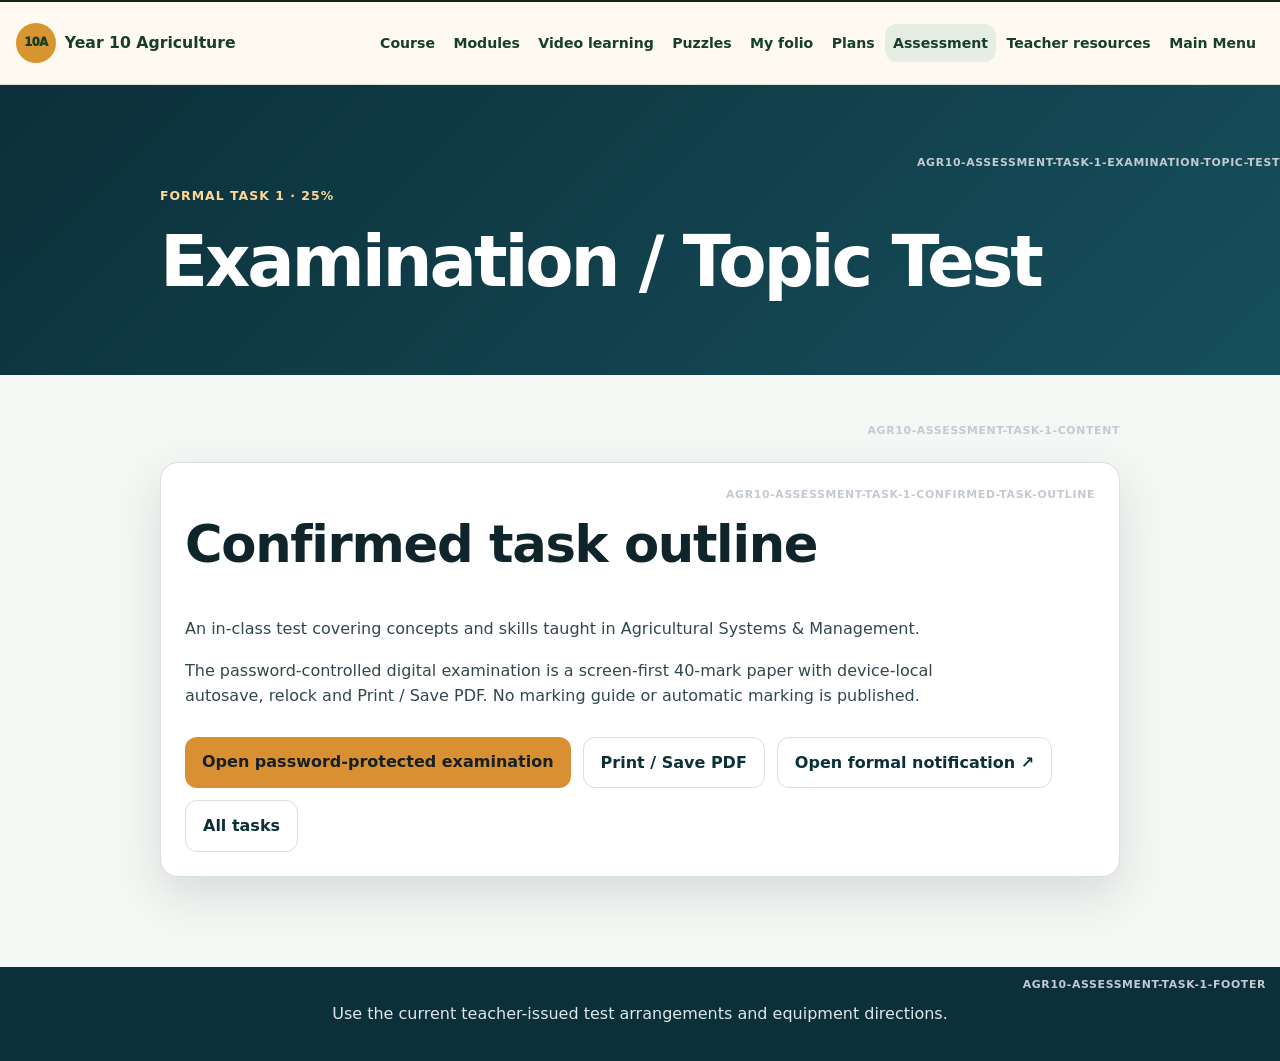
<file: assessment/task-1.html>
<!doctype html>
<html lang="en-AU">
<head><meta charset="utf-8"><meta name="viewport" content="width=device-width, initial-scale=1"><title>Task 1 Topic Test | Year 10 Agriculture</title><link rel="stylesheet" href="../guided/course.css?v=20260805a"><link rel="stylesheet" href="../shared/sister-site.css" data-sister-site-styles><link rel="stylesheet" href="../section-reference.css?v=20260817a"></head>
<body>
  <a class="skip-link" href="#task-content">Skip to task pathway</a>
  <header class="site-header"><div class="nav-wrap"><a class="brand" href="../index.html">Year 10 Agriculture</a><nav class="nav-links" aria-label="Assessment navigation"><a href="index.html">All tasks</a><a href="../index.html#pathway">Modules</a><a href="../plans/index.html">Plans and drawings</a><a href="../folio.html">Folio</a></nav></div></header>
  <section class="module-hero"><div class="module-hero-inner"><p class="eyebrow">Formal Task 1 · 25%</p><h1>Examination / Topic Test</h1><p>Handbook: Term 1, Week 9 · course task documents: Term 1, Week 10 · exact session Teacher to confirm.</p></div></section>
  <main id="task-content" class="module-main"><section class="card theory-section">
    <h2>Confirmed task outline</h2>
    <p>An in-class test covering concepts and skills taught in Agricultural Systems &amp; Management.</p>
    <h3>Scheduled outcomes</h3>
    <p>AG5-2, AG5-3, AG5-5, AG5-7 and AG5-8.</p>
    <div class="callout"><strong>Timing check:</strong> the handbook lists Term 1 Week 9, while the course task documents list Term 1 Week 10. Both are shown and the exact session remains Teacher to confirm.</div>
    <p>The password-controlled digital examination is a screen-first 40-mark paper with device-local autosave, relock and Print / Save PDF. No marking guide or automatic marking is published.</p>
    <div class="button-row"><a class="btn" href="../exam/">Open password-protected examination</a><button class="btn ghost" type="button" onclick="window.print()">Print / Save PDF</button><a class="btn ghost" href="https://docs.google.com/document/d/14Iqyd7r58sLm9w7c-RATEodDH85JN23voWexVanq2iw/edit" target="_blank" rel="noopener">Open formal notification ↗</a><a class="btn ghost" href="index.html">All tasks</a></div>
  </section></main>
  <footer>Use the current teacher-issued test arrangements and equipment directions.</footer>
  <script src="../shared/hub-navigation.js" defer></script>
<script src="../vendor/html2canvas.min.js"></script><script src="../section-reference.js?v=20260817a" data-site-code="AGR10"></script></body>
</html>
</file>
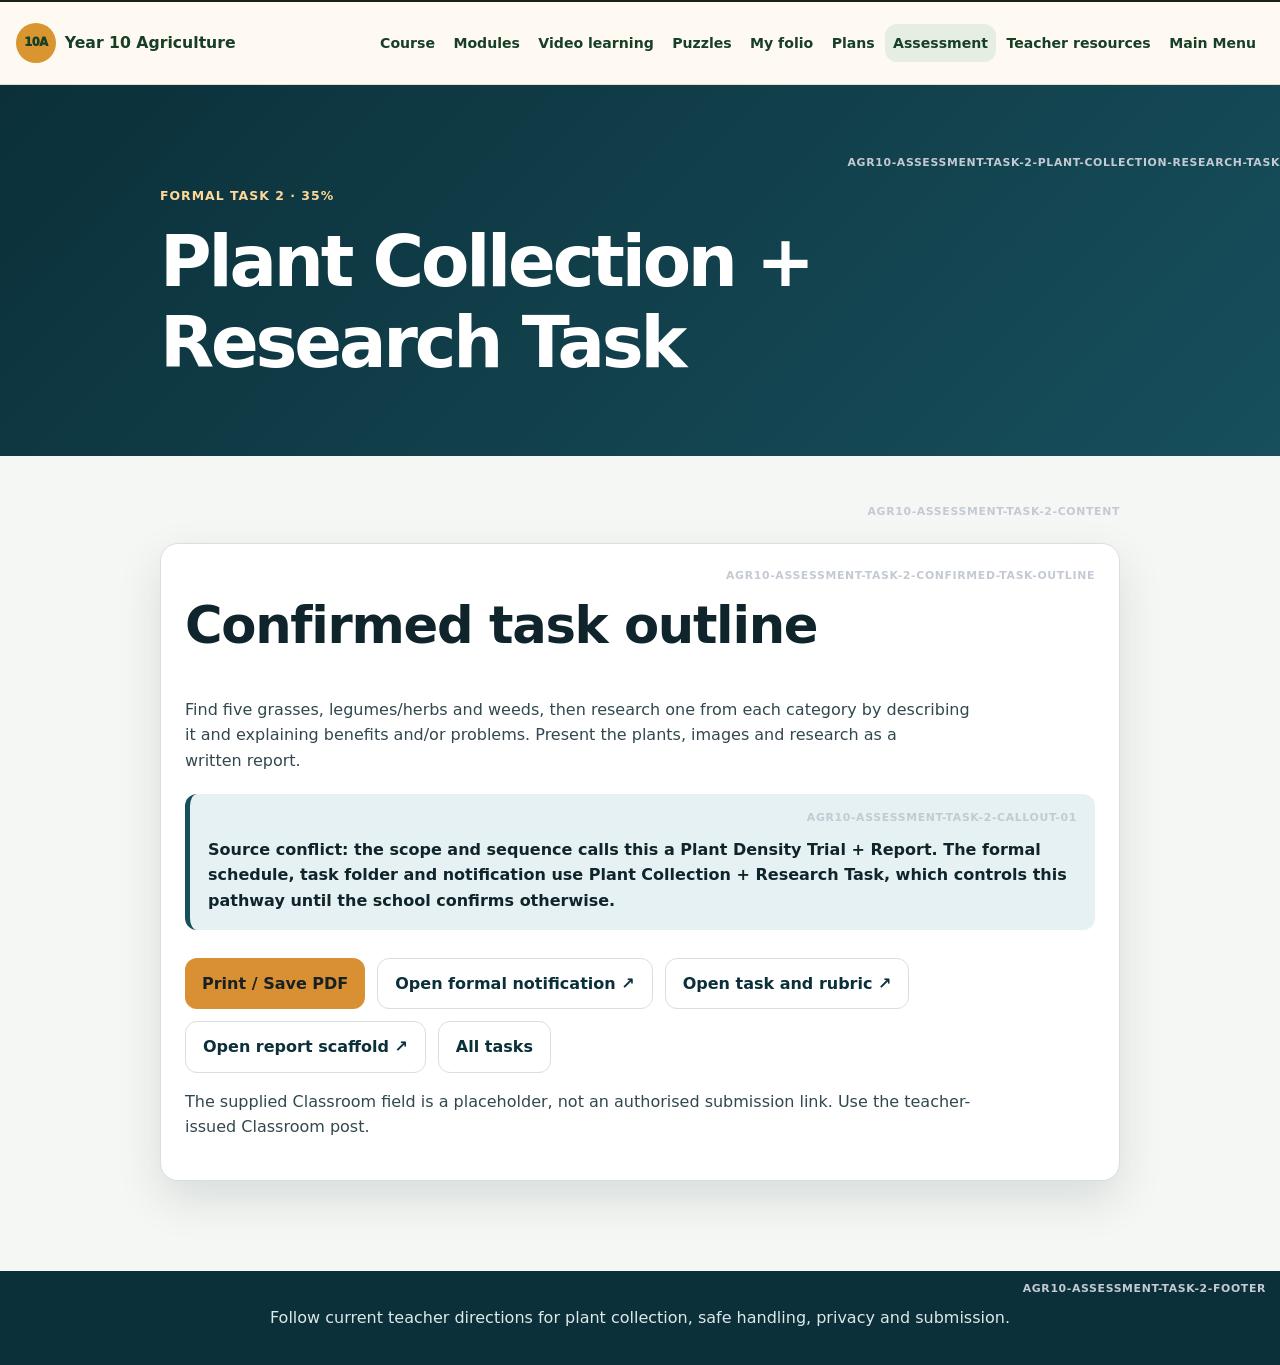
<file: assessment/task-2.html>
<!doctype html>
<html lang="en-AU">
<head><meta charset="utf-8"><meta name="viewport" content="width=device-width, initial-scale=1"><title>Task 2 Plant Collection and Research | Year 10 Agriculture</title><link rel="stylesheet" href="../guided/course.css?v=20260805a"><link rel="stylesheet" href="../shared/sister-site.css" data-sister-site-styles><link rel="stylesheet" href="../section-reference.css?v=20260817a"></head>
<body>
  <a class="skip-link" href="#task-content">Skip to task pathway</a>
  <header class="site-header"><div class="nav-wrap"><a class="brand" href="../index.html">Year 10 Agriculture</a><nav class="nav-links" aria-label="Assessment navigation"><a href="index.html">All tasks</a><a href="../index.html#pathway">Modules</a><a href="../plans/index.html">Plans and drawings</a><a href="../folio.html">Folio</a></nav></div></header>
  <section class="module-hero"><div class="module-hero-inner"><p class="eyebrow">Formal Task 2 · 35%</p><h1>Plant Collection + Research Task</h1><p>Due Term 2, Week 9 · notification issued Term 2, Week 3 · exact calendar dates Teacher to confirm.</p></div></section>
  <main id="task-content" class="module-main"><section class="card theory-section">
    <h2>Confirmed task outline</h2>
    <p>Find five grasses, legumes/herbs and weeds, then research one from each category by describing it and explaining benefits and/or problems. Present the plants, images and research as a written report.</p>
    <h3>Scheduled outcomes</h3>
    <p>AG5-6, AG5-8, AG5-12 and AG5-13. The notification also lists AG5-14; the schedule/notification difference remains Teacher to confirm.</p>
    <div class="callout"><strong>Source conflict:</strong> the scope and sequence calls this a Plant Density Trial + Report. The formal schedule, task folder and notification use Plant Collection + Research Task, which controls this pathway until the school confirms otherwise.</div>
    <div class="button-row"><button class="btn" type="button" onclick="window.print()">Print / Save PDF</button><a class="btn ghost" href="https://docs.google.com/document/d/1IsatA40afNH9qgy6AvuQevEdf7WH_NYPuRT0fB2xTlo/edit" target="_blank" rel="noopener">Open formal notification ↗</a><a class="btn ghost" href="https://drive.google.com/file/d/1JJ0pcX6GZkOTMhfED2SfyCZTmeD9dCdG/view" target="_blank" rel="noopener">Open task and rubric ↗</a><a class="btn ghost" href="https://drive.google.com/file/d/1i4IpjFmHjjdgLN4vZ-fOkHbLbkHDhoYm/view" target="_blank" rel="noopener">Open report scaffold ↗</a><a class="btn ghost" href="index.html">All tasks</a></div>
    <p class="evidence-note">The supplied Classroom field is a placeholder, not an authorised submission link. Use the teacher-issued Classroom post.</p>
  </section></main>
  <footer>Follow current teacher directions for plant collection, safe handling, privacy and submission.</footer>
  <script src="../shared/hub-navigation.js" defer></script>
<script src="../vendor/html2canvas.min.js"></script><script src="../section-reference.js?v=20260817a" data-site-code="AGR10"></script></body>
</html>
</file>
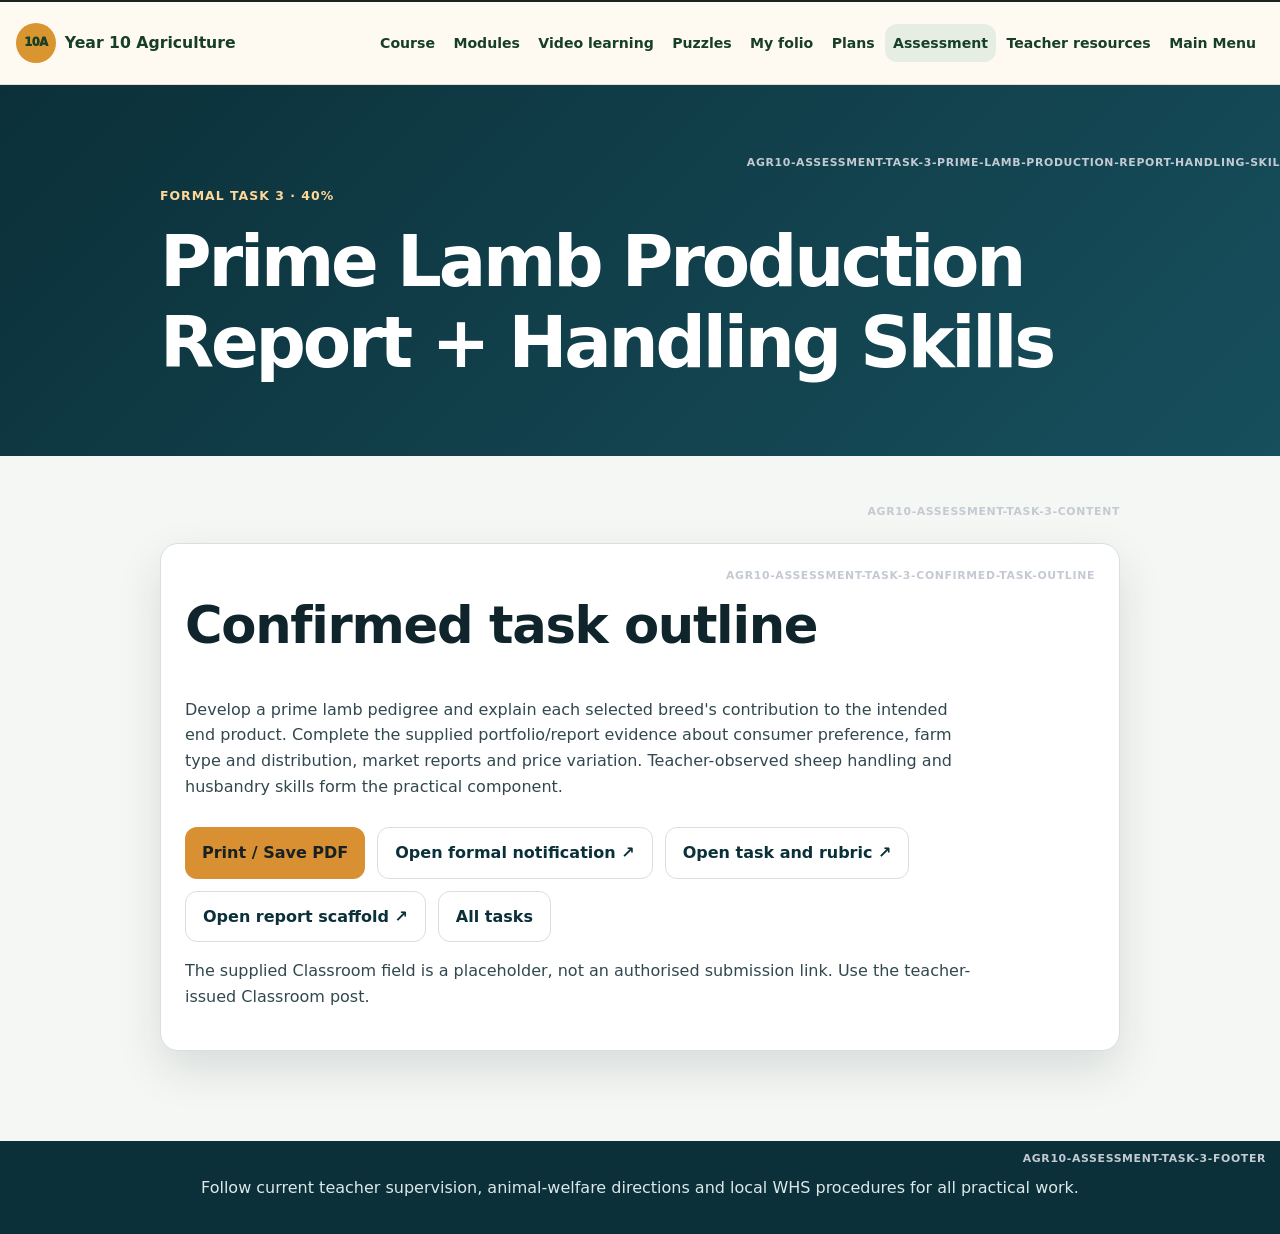
<file: assessment/task-3.html>
<!doctype html>
<html lang="en-AU">
<head><meta charset="utf-8"><meta name="viewport" content="width=device-width, initial-scale=1"><title>Task 3 Prime Lamb Production | Year 10 Agriculture</title><link rel="stylesheet" href="../guided/course.css?v=20260805a"><link rel="stylesheet" href="../shared/sister-site.css" data-sister-site-styles><link rel="stylesheet" href="../section-reference.css?v=20260817a"></head>
<body>
  <a class="skip-link" href="#task-content">Skip to task pathway</a>
  <header class="site-header"><div class="nav-wrap"><a class="brand" href="../index.html">Year 10 Agriculture</a><nav class="nav-links" aria-label="Assessment navigation"><a href="index.html">All tasks</a><a href="../index.html#pathway">Modules</a><a href="../plans/index.html">Plans and drawings</a><a href="../folio.html">Folio</a></nav></div></header>
  <section class="module-hero"><div class="module-hero-inner"><p class="eyebrow">Formal Task 3 · 40%</p><h1>Prime Lamb Production Report + Handling Skills</h1><p>Due Term 3, Week 9 · notification issued Term 3, Week 4 · exact calendar dates Teacher to confirm.</p></div></section>
  <main id="task-content" class="module-main"><section class="card theory-section">
    <h2>Confirmed task outline</h2>
    <p>Develop a prime lamb pedigree and explain each selected breed's contribution to the intended end product. Complete the supplied portfolio/report evidence about consumer preference, farm type and distribution, market reports and price variation. Teacher-observed sheep handling and husbandry skills form the practical component.</p>
    <h3>Scheduled outcomes</h3>
    <p>AG5-2, AG5-5, AG5-7 and AG5-14.</p>
    <div class="callout"><strong>Teacher-controlled practical boundary:</strong> the formal task confirms handling and husbandry evidence, but the public site does not invent or replace local animal-welfare procedures, facilities, supervision or observation criteria.</div>
    <div class="callout"><strong>Notification conflict:</strong> the notification also lists AG5-3 and describes AG5-14 as plant management. The school schedule controls this displayed mapping; correction remains Teacher to confirm.</div>
    <div class="button-row"><button class="btn" type="button" onclick="window.print()">Print / Save PDF</button><a class="btn ghost" href="https://docs.google.com/document/d/1JxxXu0CiWvPGCUdtl7YUK5JrQLgw5k_COsVPJU3YBAk/edit" target="_blank" rel="noopener">Open formal notification ↗</a><a class="btn ghost" href="https://drive.google.com/file/d/1lgOjUr215X82ofccOmVqt66KpabLSQQF/view" target="_blank" rel="noopener">Open task and rubric ↗</a><a class="btn ghost" href="https://drive.google.com/file/d/1rh8Tedl_c2XQ3-aw0KqpOBCWfmmqef-w/view" target="_blank" rel="noopener">Open report scaffold ↗</a><a class="btn ghost" href="index.html">All tasks</a></div>
    <p class="evidence-note">The supplied Classroom field is a placeholder, not an authorised submission link. Use the teacher-issued Classroom post.</p>
  </section></main>
  <footer>Follow current teacher supervision, animal-welfare directions and local WHS procedures for all practical work.</footer>
  <script src="../shared/hub-navigation.js" defer></script>
<script src="../vendor/html2canvas.min.js"></script><script src="../section-reference.js?v=20260817a" data-site-code="AGR10"></script></body>
</html>
</file>
<file: guided/course.css>
:root {
  --ink: #10252b;
  --muted: #53666b;
  --paper: #f5f7f4;
  --card: #ffffff;
  --steel: #174f5d;
  --steel-dark: #0b3039;
  --amber: #d99032;
  --amber-pale: #fff3df;
  --line: #d7e0df;
  --success: #26704b;
  --danger: #a33a32;
  --shadow: 0 18px 45px rgba(12, 37, 43, 0.12);
  --radius: 18px;
}

* { box-sizing: border-box; }
html { scroll-behavior: smooth; }
body {
  margin: 0;
  overflow-x: hidden;
  color: var(--ink);
  background: var(--paper);
  font-family: Inter, ui-sans-serif, system-ui, -apple-system, BlinkMacSystemFont, "Segoe UI", sans-serif;
  line-height: 1.6;
}
.skip-link { position: fixed; top: 8px; left: 8px; z-index: 1000; transform: translateY(-180%); padding: 9px 13px; border-radius: 8px; background: white; color: var(--ink); font-weight: 750; }
.skip-link:focus { transform: translateY(0); }
a { color: inherit; }
img { max-width: 100%; display: block; }
button, input, textarea, select { font: inherit; }

.site-header {
  position: sticky;
  top: 0;
  z-index: 20;
  background: rgba(9, 37, 44, 0.96);
  color: white;
  backdrop-filter: blur(12px);
}
.nav-wrap {
  width: min(1160px, calc(100% - 32px));
  min-height: 68px;
  margin: 0 auto;
  display: flex;
  flex-wrap: wrap;
  align-items: center;
  justify-content: space-between;
  gap: 20px;
}
.brand { font-weight: 850; text-decoration: none; letter-spacing: .01em; }
.nav-links { display: flex; flex-wrap: wrap; max-width: 100%; gap: 8px; }
.nav-links a {
  padding: 8px 11px;
  border-radius: 999px;
  text-decoration: none;
  color: #e7f1f2;
}
.nav-links a:hover, .nav-links a:focus-visible { background: rgba(255,255,255,.12); }

.hero { min-height: 570px; color: white; display: grid; align-items: center; background: linear-gradient(135deg, #061c22, #174f5d); }
.sister-hero .hero-inner { display: grid; grid-template-columns: minmax(0, 1.1fr) minmax(300px, .9fr); gap: 34px; align-items: center; }
.hero-showcase { margin: 42px 0; overflow: hidden; border: 1px solid rgba(255,255,255,.24); border-radius: 22px; background: rgba(255,255,255,.08); box-shadow: var(--shadow); }
.hero-showcase img { width: 100%; min-height: 360px; object-fit: cover; }
.hero-showcase figcaption { padding: 12px 16px; color: #e9f1f1; font-size: .84rem; line-height: 1.45; }
.hero-inner, .section, .module-main, .folio-main {
  width: min(1160px, calc(100% - 32px));
  margin-inline: auto;
}
.hero-copy { width: min(630px, 100%); padding: 90px 0 80px; }
.hero-copy, .module-hero-inner, .module-main, .folio-main { max-width: calc(100vw - 32px); }
.eyebrow {
  display: inline-flex;
  align-items: center;
  gap: 8px;
  margin: 0 0 16px;
  color: #ffd797;
  font-weight: 850;
  letter-spacing: .08em;
  text-transform: uppercase;
  font-size: .78rem;
}
h1, h2, h3 { line-height: 1.15; margin-top: 0; }
h1 { font-size: clamp(2.7rem, 7vw, 5.5rem); letter-spacing: -.045em; margin-bottom: 18px; }
h2 { font-size: clamp(2rem, 4vw, 3.2rem); letter-spacing: -.025em; }
h3 { font-size: 1.28rem; }
.hero p { font-size: clamp(1.05rem, 2vw, 1.3rem); color: #e9f1f1; }
.hero-actions, .button-row { display: flex; flex-wrap: wrap; gap: 12px; margin-top: 28px; }
.btn {
  border: 0;
  border-radius: 12px;
  padding: 12px 17px;
  background: var(--amber);
  color: #172022;
  font-weight: 850;
  text-decoration: none;
  cursor: pointer;
}
.btn:hover, .btn:focus-visible { filter: brightness(1.05); transform: translateY(-1px); }
.btn.secondary { color: white; background: rgba(255,255,255,.13); border: 1px solid rgba(255,255,255,.3); }
.btn.ghost { background: white; border: 1px solid var(--line); color: var(--steel-dark); }

.section { padding: 84px 0; }
.section.tint { width: 100%; max-width: none; background: #e9efed; }
.section.tint > .section-inner { width: min(1160px, calc(100% - 32px)); margin: auto; }
.section-intro { max-width: 760px; color: var(--muted); font-size: 1.08rem; }
.grid { display: grid; gap: 20px; }
.grid.three { grid-template-columns: repeat(3, minmax(0, 1fr)); }
.grid.two { grid-template-columns: repeat(2, minmax(0, 1fr)); }
.card {
  background: var(--card);
  border: 1px solid var(--line);
  border-radius: var(--radius);
  padding: 24px;
  box-shadow: var(--shadow);
}
.module-card { position: relative; display: flex; flex-direction: column; min-height: 295px; }
.module-card .stage { color: var(--steel); font-size: .82rem; font-weight: 900; text-transform: uppercase; letter-spacing: .08em; }
.module-card p { color: var(--muted); }
.module-card .module-link { margin-top: auto; font-weight: 850; color: var(--steel); }
.status-pill {
  display: inline-flex;
  width: fit-content;
  padding: 5px 10px;
  border-radius: 999px;
  background: #e2eee8;
  color: var(--success);
  font-size: .78rem;
  font-weight: 850;
}
.outcome-list { list-style: none; padding: 0; display: grid; gap: 10px; }
.outcome-list li { border-left: 4px solid var(--amber); padding: 8px 0 8px 14px; }
.resource-card a { color: var(--steel); font-weight: 800; }
.pending { border-left: 5px solid var(--amber); background: var(--amber-pale); }

.module-hero {
  color: white;
  padding: 70px 0 54px;
  background: linear-gradient(135deg, var(--steel-dark), var(--steel));
}
.module-hero-inner { width: min(960px, calc(100% - 32px)); margin: auto; }
.module-hero h1 { font-size: clamp(2.3rem, 6vw, 4.4rem); }
.module-main, .folio-main { width: min(960px, calc(100% - 32px)); padding: 48px 0 90px; }
.progress-panel { margin: -28px auto 28px; position: relative; }
.progress-track { height: 10px; background: #dae3e1; border-radius: 999px; overflow: hidden; }
.progress-fill { height: 100%; width: 0; background: linear-gradient(90deg, var(--amber), #efbb62); transition: width .2s ease; }
.student-grid { display: grid; grid-template-columns: 1fr 1fr; gap: 16px; }
label { font-weight: 750; }
input[type="text"], input[type="password"], select, textarea {
  width: 100%;
  margin-top: 6px;
  border: 1px solid #b8c7c5;
  border-radius: 11px;
  padding: 11px 12px;
  background: #fff;
  color: var(--ink);
}
textarea { min-height: 135px; resize: vertical; }
.theory-section { margin-top: 24px; display: flow-root; }
.theory-section p { max-width: 78ch; color: #31484e; text-wrap: pretty; }
.theory-chunk-heading {
  margin: 22px 0 8px;
  padding-left: 11px;
  border-left: 4px solid var(--steel);
  color: var(--steel-dark);
  font-size: 1rem;
  line-height: 1.35;
}
.theory-section li + li { margin-top: 6px; }
.written-evidence { width: 100%; min-width: 0; }
.clarification-button { min-height: 44px; margin: 2px 0 10px; padding: 8px 12px; border: 1px solid #8aa9a0; border-radius: 9px; background: #f7fbf9; color: var(--ink); font: inherit; font-weight: 750; cursor: pointer; }
.clarification-button:hover { background: #edf4f1; }
.clarification-button:focus-visible { outline: 3px solid #236e5b; outline-offset: 3px; }
.clarification-panel { max-width: 68ch; margin: 0 0 12px; padding: 11px 13px; border-left: 4px solid #3c806e; border-radius: 0 9px 9px 0; background: #edf4f1; overflow-wrap: anywhere; }
.written-evidence textarea {
  display: block;
  width: 100%;
  max-width: none;
  min-width: 0;
  min-height: 175px;
  line-height: 1.55;
  overflow-wrap: break-word;
}
.theory-visual {
  float: right;
  width: min(38%, 360px);
  margin: .25rem 0 1rem 1.35rem;
  padding: .65rem;
  border: 1px solid var(--line);
  border-radius: 14px;
  background: #f5f8f7;
  box-shadow: 0 10px 24px rgba(17, 46, 52, .1);
}
.theory-visual--left { float: left; margin: .25rem 1.35rem 1rem 0; }
.zoomable-infographic { position: relative; display: block; color: white; text-decoration: none; cursor: zoom-in; }
.zoomable-infographic:focus-visible { outline: 4px solid var(--amber); outline-offset: 4px; }
.zoomable-infographic:hover .infographic-open-label,
.zoomable-infographic:focus-visible .infographic-open-label { background: var(--amber); color: #172022; }
.infographic-open-label {
  position: absolute;
  right: 10px;
  bottom: 10px;
  z-index: 2;
  padding: 6px 10px;
  border-radius: 999px;
  background: rgba(6, 28, 34, .9);
  color: white;
  font-size: .78rem;
  font-weight: 850;
  line-height: 1.2;
  box-shadow: 0 4px 14px rgba(0, 0, 0, .24);
}
.theory-visual__image {
  width: 100%;
  aspect-ratio: 16 / 9;
  border-radius: 9px;
  background-repeat: no-repeat;
  background-size: cover;
  background-position: center;
  background-color: var(--ink);
}
.theory-visual figcaption { margin-top: .6rem; color: var(--muted); font-size: .82rem; line-height: 1.4; }
.tool-photo-gallery { clear: both; display: grid; grid-template-columns: repeat(auto-fit, minmax(180px, 1fr)); gap: 14px; margin: 24px 0; }
.tool-photo-card { min-width: 0; margin: 0; padding: 10px; border: 1px solid var(--line); border-radius: 13px; background: #f5f8f7; }
.tool-photo-link { border-radius: 9px; overflow: hidden; background: #e7eceb; }
.tool-photo-link img { width: 100%; aspect-ratio: 4 / 3; object-fit: contain; background: #f3f5f4; }
.tool-photo-card figcaption { margin-top: 9px; color: var(--muted); font-size: .82rem; line-height: 1.45; }
.tool-photo-credit { display: block; margin-top: 5px; font-size: .76rem; }
.tool-photo-credit a { color: var(--steel-dark); font-weight: 750; }
.plan-guidance { clear: both; margin: 30px 0 8px; padding-top: 26px; border-top: 2px solid var(--line); }
.plan-guidance > h3 { font-size: clamp(1.45rem, 3vw, 2rem); }
.plan-guidance > h4 { margin: 20px 0 8px; color: var(--steel-dark); }
.plan-sheet-gallery { display: grid; grid-template-columns: repeat(2, minmax(0, 1fr)); gap: 16px; margin-top: 24px; }
.plan-sheet-card { min-width: 0; margin: 0; padding: 11px; border: 1px solid var(--line); border-radius: 14px; background: #f5f8f7; }
.plan-preview-link { overflow: hidden; border: 1px solid #c7d1d0; border-radius: 10px; background: white; }
.plan-preview-link img { width: 100%; aspect-ratio: 1.45 / 1; object-fit: contain; background: white; }
.plan-sheet-card figcaption { margin-top: 10px; color: var(--muted); font-size: .84rem; line-height: 1.45; }
.plan-sheet-card figcaption > strong, .plan-sheet-card figcaption > span { display: block; }
.plan-sheet-card figcaption > strong { margin-bottom: 4px; color: var(--ink); }
.plan-actions { display: flex !important; flex-wrap: wrap; gap: 8px 12px; margin-top: 10px; }
.plan-open-link, .plan-download-link { color: var(--steel-dark); font-weight: 850; text-underline-offset: 3px; }
.plan-open-link:focus-visible, .plan-download-link:focus-visible { outline: 3px solid var(--amber); outline-offset: 3px; }
.video-learning { clear: both; margin: 30px 0 8px; padding: 22px; border: 1px solid var(--line); border-radius: 16px; background: #f7fbf9; }
.video-learning > h3 { margin: 3px 0 2px; color: var(--ink); font-size: clamp(1.35rem, 3vw, 1.8rem); }
.video-learning__channel { margin: 0 0 16px; color: var(--muted) !important; font-size: .9rem; font-weight: 750; }
.video-learning__grid { display: grid; grid-template-columns: minmax(0, 1.35fr) minmax(240px, .85fr); gap: 18px; align-items: start; }
.video-learning__player { min-width: 0; aspect-ratio: 16 / 9; overflow: hidden; border-radius: 12px; background: #0b1d22; box-shadow: 0 10px 24px rgba(17, 46, 52, .14); }
.video-learning__player iframe { display: block; width: 100%; height: 100%; border: 0; }
.video-learning__notes { min-width: 0; }
.video-learning__notes h4 { margin: 0 0 5px; color: var(--steel-dark); font-size: 1rem; }
.video-learning__notes h4:not(:first-child) { margin-top: 17px; }
.video-learning__notes p { margin: 0; }
.video-learning__fallback { margin: 18px 0 0; padding: 13px 15px; border-left: 4px solid var(--amber); border-radius: 0 10px 10px 0; background: var(--amber-pale); }
.video-learning__actions { display: flex; flex-wrap: wrap; align-items: center; gap: 10px 16px; margin-top: 16px; }
.video-learning__actions > a:not(.btn) { color: var(--steel-dark); font-weight: 850; text-underline-offset: 3px; }
.video-learning__actions > a:focus-visible { outline: 3px solid var(--amber); outline-offset: 3px; }
.video-learning__disclaimer { margin-top: 17px; font-weight: 650; }
.video-learning__source-check { margin: 13px 0 0; color: var(--muted) !important; font-size: .84rem; line-height: 1.45; }
.callout { margin: 20px 0 0; padding: 16px 18px; border-radius: 12px; background: #e6f1f3; border-left: 5px solid var(--steel); font-weight: 750; overflow-wrap: anywhere; }
.theory-sources { margin-top: 16px; padding-top: 14px; border-top: 1px solid var(--line); font-size: 0.94rem; }
.theory-sources ul { margin: 7px 0; }
.theory-sources a { overflow-wrap: anywhere; }
.theory-sources p { margin-bottom: 0; color: var(--muted); }
.check-group { margin-top: 26px; padding: 20px; border: 1px solid var(--line); border-radius: 14px; background: #f8fbfb; }
.check-group[id], #knowledge-checks { scroll-margin-top: 92px; }
.check-group > h3 { margin-top: 4px; color: var(--ink); }
.check-group .check:first-of-type { margin-top: 12px; }
.check h4 { margin-bottom: 12px; color: var(--ink); font-size: 1rem; line-height: 1.45; }
.check { margin-top: 18px; padding-top: 18px; border-top: 1px solid var(--line); }
.option { display: block; margin: 9px 0; font-weight: 500; }
.question-help { margin: 14px 0; }
.hint-toggle, .secondary-hint-toggle {
  border: 0;
  padding: 0;
  background: transparent;
  color: var(--steel);
  font: inherit;
  font-weight: 850;
  text-decoration: underline;
  text-underline-offset: 3px;
  cursor: pointer;
}
.theory-direction {
  margin-top: 10px;
  padding: 13px 15px;
  border-left: 4px solid var(--amber);
  border-radius: 0 10px 10px 0;
  background: var(--amber-pale);
}
.theory-direction > a { display: block; width: fit-content; color: var(--steel-dark); font-weight: 850; }
.secondary-hint-toggle { display: block; margin-top: 10px; font-size: .92rem; }
.theory-reminder { margin-top: 9px; color: #31484e; }
.theory-section:focus-visible { outline: 4px solid var(--amber); outline-offset: 4px; }
.theory-section[id] { scroll-margin-top: 92px; }
.feedback { margin-top: 10px; min-height: 26px; font-weight: 750; }
.feedback.good { color: var(--success); }
.feedback.bad { color: var(--danger); }
.model-feedback { display: none; margin-top: 12px; padding: 14px; background: #edf4f1; border-radius: 10px; }
.model-feedback.open { display: block; }
.completion-box { background: #ecf5f0; border-color: #bad8c8; }
.module-nav { display: flex; justify-content: space-between; gap: 16px; margin-top: 26px; }

.folio-grid { display: grid; grid-template-columns: repeat(2, minmax(0,1fr)); gap: 18px; }
.folio-card { counter-increment: folio; }
.folio-card h2 { font-size: 1.35rem; }
.folio-card h2::before { content: counter(folio, decimal-leading-zero) " "; color: var(--amber); }
.folio-visual {
  display: block;
  aspect-ratio: 16 / 9;
  margin: -4px -4px 18px;
  border: 1px solid var(--line);
  border-radius: 14px;
  background-repeat: no-repeat;
  background-size: cover;
  background-position: center;
  background-color: var(--ink);
}
.folio-card:nth-child(1) .folio-visual { background-image: url("../assets/visuals/folio-card-01.png"); }
.folio-card:nth-child(2) .folio-visual { background-image: url("../assets/visuals/folio-card-02.png"); }
.folio-card:nth-child(3) .folio-visual { background-image: url("../assets/visuals/folio-card-03.png"); }
.folio-card:nth-child(4) .folio-visual { background-image: url("../assets/visuals/folio-card-04.png"); }
.folio-card:nth-child(5) .folio-visual { background-image: url("../assets/visuals/folio-card-05.png"); }
.folio-card:nth-child(6) .folio-visual { background-image: url("../assets/visuals/folio-card-06.png"); }
.folio-card:nth-child(7) .folio-visual { background-image: url("../assets/visuals/folio-card-07.png"); }
.folio-card:nth-child(8) .folio-visual { background-image: url("../assets/visuals/folio-card-08.png"); }
.folio-card:nth-child(9) .folio-visual { background-image: url("../assets/visuals/folio-card-09.png"); }
.folio-card:nth-child(10) .folio-visual { background-image: url("../assets/visuals/folio-card-10.png"); }
.folio-card:nth-child(11) .folio-visual { background-image: url("../assets/visuals/folio-card-11.png"); }
.folio-card:nth-child(12) .folio-visual { background-image: url("../assets/visuals/folio-card-12.png"); }
.folio-main { counter-reset: folio; }
.print-identity { display: none; }
.folio-meta { display: grid; gap: 4px; padding-top: 10px; border-top: 1px solid var(--line); color: var(--muted); font-size: .86rem; }
.folio-meta a { font-weight: 750; }
.folio-visual-caption { margin-top: -10px; color: var(--muted); font-size: .82rem; }
.save-state { color: var(--muted); font-size: .9rem; }
.photo-preview { margin-top: 12px; padding: 12px; border: 1px solid var(--line); border-radius: 12px; background: #f4f7f6; }
.photo-preview img { max-height: 320px; margin: 0 auto; object-fit: contain; }
.import-label { display: inline-flex; align-items: center; }
.import-label input { position: absolute; width: 1px; height: 1px; overflow: hidden; clip: rect(0,0,0,0); }
.evidence-note { color: var(--muted); }
.pathway-break { margin-top: 64px; }

footer { background: var(--steel-dark); color: #dce8e9; padding: 34px 16px; text-align: center; }

@media (max-width: 820px) {
  .sister-hero .hero-inner { grid-template-columns: 1fr; }
  .hero-showcase { margin-top: -30px; }
  .theory-visual, .theory-visual--left { float: none; width: 100%; margin: 1.1rem 0; }
  .video-learning__grid { grid-template-columns: 1fr; }
  .grid.three, .grid.two, .folio-grid { grid-template-columns: 1fr; }
  .nav-wrap { display: grid; grid-template-columns: minmax(0, 1fr); align-items: start; justify-content: stretch; padding: 14px 0; }
  .brand { display: block; width: 100%; }
  .nav-links { display: grid; grid-template-columns: repeat(3, minmax(0, 1fr)); width: 100%; overflow: visible; padding-bottom: 3px; }
  .nav-links a { text-align: center; }
  .hero { min-height: 630px; background-position: 62% center; }
  .hero-copy { padding: 70px 0; }
  .student-grid { grid-template-columns: 1fr; }
}

@media (max-width: 520px) {
  .site-header { position: static; }
  .section { padding: 62px 0; }
  .hero-inner, .section, .module-main, .folio-main { width: calc(100% - 22px); }
  .module-hero-inner { width: calc(100% - 22px); max-width: calc(100vw - 22px); }
  .card { padding: 19px; border-radius: 15px; }
  .module-nav { flex-direction: column; }
  .module-nav .btn { text-align: center; }
  .written-evidence textarea { min-height: 210px; }
  .tool-photo-gallery { grid-template-columns: 1fr; }
  .plan-sheet-gallery { grid-template-columns: 1fr; }
  .video-learning { padding: 16px; }
  .video-learning__actions { align-items: stretch; }
  .video-learning__actions .btn { width: 100%; text-align: center; }
  .nav-links { gap: 5px; }
  .nav-links a { padding: 7px 3px; font-size: .9rem; }
}

@media print {
  .site-header, .skip-link, .hero-actions, .button-row, .clarification-button, .question-help, .module-nav, .infographic-open-label, .video-learning__player, footer { display: none !important; }
  body { background: white; font-size: 11pt; }
  .module-hero { color: black; background: white; padding: 20px 0; }
  .module-main, .folio-main { width: 100%; padding: 0; }
  .card { box-shadow: none; break-inside: avoid; border-color: #aaa; }
  #knowledge-checks, .check-group { break-inside: auto; }
  .check { break-inside: avoid; }
  .plan-guidance { break-inside: auto; }
  .plan-sheet-card { break-inside: avoid; box-shadow: none; }
  .plan-preview-link img { max-height: 105mm; }
  .plan-open-link::after { content: " (" attr(href) ")"; font-weight: 400; overflow-wrap: anywhere; }
  .video-learning__actions .btn::after { content: " (" attr(href) ")"; font-weight: 400; overflow-wrap: anywhere; }
  textarea { border: 1px solid #777; min-height: 90px; }
  .model-feedback.open { display: block; }
  .folio-grid { display: block; }
  .folio-page .module-hero, .folio-page .progress-panel { display: none !important; }
  .folio-card { break-before: page; break-inside: avoid; page-break-before: always; font-size: 9pt; }
  .folio-card:first-child { break-before: auto; page-break-before: auto; }
  .folio-card h2 { margin-top: 4px; font-size: 15pt; }
  .folio-card p, .folio-card ul { margin-top: 5px; margin-bottom: 7px; }
  .folio-card details { display: none; }
  .folio-card textarea { min-height: 52px; }
  .folio-visual { max-height: 42mm; margin-bottom: 8px; }
  .print-identity { display: block; margin: 0 0 5px; color: #344; font-size: 8pt; }
  .photo-preview { break-inside: avoid; }
}
</file>
<file: shared/sister-site.css>
:root {
  --hub-ink: #173f28;
  --hub-paper: #fffaf1;
}

.course-family-nav {
  background: var(--hub-paper);
  border-top: 2px solid #17231b;
  border-bottom: 1px solid #e6ddce;
  color: var(--hub-ink);
  display: block;
  font-size: 16px;
  font-family: Inter, ui-sans-serif, system-ui, -apple-system, BlinkMacSystemFont, "Segoe UI", sans-serif;
  line-height: 1.6;
  margin: 0;
  position: sticky;
  top: 0;
  width: 100%;
  z-index: 1000;
}

.course-family-nav *,
.course-family-nav *::before,
.course-family-nav *::after { box-sizing: border-box; }

.course-family-nav__inner {
  align-items: center;
  display: flex;
  gap: 1.15rem 2rem;
  margin: 0 auto;
  max-width: 1380px;
  min-height: 82px;
  padding: 0.8rem 1.25rem;
}

.course-family-nav__brand {
  align-items: center;
  color: var(--hub-ink);
  display: inline-flex;
  flex: 0 0 auto;
  font-size: 1.05rem;
  font-weight: 900;
  gap: 0.7rem;
  line-height: 1.2;
  padding: 0;
  text-decoration: none;
}

.course-family-nav__mark {
  align-items: center;
  background: #d9952f;
  border-radius: 50%;
  color: #173f28;
  display: inline-flex;
  font-size: 0.72rem;
  font-weight: 950;
  height: 42px;
  justify-content: center;
  letter-spacing: -0.04em;
  width: 42px;
}

.course-family-nav__links {
  align-items: center;
  display: flex;
  flex: 1 1 auto;
  flex-wrap: wrap;
  gap: 0.25rem 0.4rem;
}

.course-family-nav__links a {
  border-radius: 12px;
  color: var(--hub-ink);
  display: inline-flex;
  font-size: 1rem;
  font-weight: 850;
  line-height: 1.2;
  padding: 0.78rem 0.85rem;
  text-decoration: none;
  white-space: nowrap;
}

.course-family-nav__links a:hover,
.course-family-nav__links a:focus-visible {
  background: #edf1e8;
  color: #102f1d;
  outline: 3px solid #d7dfd2;
  outline-offset: 2px;
}

.course-family-nav__links a[aria-current="page"] {
  background: #e6eee4;
  color: #173f28;
}

.has-course-family-nav .site-header { display: none; }

@media (max-width: 780px) {
  .course-family-nav { position: relative; }
  .course-family-nav__inner { display: grid; gap: 0.6rem; min-height: 0; padding: 0.7rem 0.8rem 0.55rem; }
  .course-family-nav__brand { font-size: 1rem; }
  .course-family-nav__mark { height: 36px; width: 36px; }
  .course-family-nav__links { flex-wrap: nowrap; margin-inline: -0.8rem; overflow-x: auto; padding: 0 0.8rem 0.45rem; scrollbar-width: thin; }
  .course-family-nav__links a { flex: 0 0 auto; font-size: 0.92rem; padding: 0.62rem 0.72rem; }
}

@media print {
  .course-family-nav { display: none !important; }
}

.sister-hero {
  --hero-start: #173f55;
  --hero-end: #2f6b7e;
  --hero-accent: #f0bd67;
  background:
    radial-gradient(circle at 82% 18%, color-mix(in srgb, var(--hero-accent) 24%, transparent), transparent 34%),
    linear-gradient(135deg, var(--hero-start) 0%, var(--hero-end) 100%);
  color: #fff;
  isolation: isolate;
  overflow: hidden;
  position: relative;
}

.sister-hero::before {
  background: linear-gradient(115deg, rgba(255, 255, 255, 0.09), transparent 38%, rgba(255, 255, 255, 0.04));
  content: "";
  inset: 0;
  pointer-events: none;
  position: absolute;
  z-index: -1;
}

.sister-hero .hero-inner,
.sister-hero.hero.content-section {
  align-items: center;
  display: grid;
  gap: clamp(2rem, 4vw, 3.5rem);
  grid-template-columns: minmax(0, 1.06fr) minmax(320px, 0.94fr);
  margin: 0 auto;
  max-width: 1240px;
  min-height: 520px;
  padding: clamp(2.8rem, 5vw, 4.5rem) clamp(1.25rem, 5vw, 4rem);
}

.sister-hero .hero-copy {
  max-width: 680px;
  min-width: 0;
}

.sister-hero .eyebrow {
  color: color-mix(in srgb, var(--hero-accent) 78%, #fff);
  font-size: clamp(0.78rem, 1.4vw, 0.95rem);
  font-weight: 900;
  letter-spacing: 0.14em;
  margin: 0 0 1rem;
  text-transform: uppercase;
}

.sister-hero h1 {
  color: #fff;
  font-size: clamp(3rem, 5.4vw, 4.75rem);
  letter-spacing: -0.045em;
  line-height: 0.98;
  margin: 0;
  max-width: 12ch;
  text-wrap: balance;
}

.sister-hero .hero-subtitle,
.sister-hero .hero-lede,
.sister-hero .hero-copy > p:not(.eyebrow) {
  color: rgba(255, 255, 255, 0.91);
  font-size: clamp(1.05rem, 2vw, 1.32rem);
  line-height: 1.55;
  margin: 1.15rem 0 0;
  max-width: 60ch;
}

.sister-hero .hero-intro {
  color: rgba(255, 255, 255, 0.76) !important;
  font-size: 1rem !important;
  margin-top: 0.75rem !important;
}

.sister-hero .hero-actions {
  align-items: stretch;
  display: flex;
  flex-wrap: wrap;
  gap: 0.75rem;
  margin-top: 1.75rem;
}

.sister-hero .hero-actions a {
  align-items: center;
  background: rgba(255, 255, 255, 0.96);
  border: 1px solid rgba(255, 255, 255, 0.58);
  border-radius: 13px;
  box-shadow: 0 12px 26px rgba(6, 23, 33, 0.14);
  color: var(--hub-ink);
  display: inline-flex;
  flex: 1 1 185px;
  font-size: 0.98rem;
  font-weight: 850;
  justify-content: center;
  line-height: 1.2;
  margin: 0;
  min-height: 50px;
  padding: 0.8rem 1rem;
  text-align: center;
  text-decoration: none;
}

.sister-hero .hero-actions a:first-child {
  background: var(--hero-accent);
  border-color: color-mix(in srgb, var(--hero-accent) 72%, #fff);
  color: #17232b;
}

.sister-hero .hero-actions a:hover,
.sister-hero .hero-actions a:focus-visible {
  box-shadow: 0 14px 30px rgba(4, 18, 28, 0.24);
  outline: 3px solid rgba(255, 255, 255, 0.48);
  outline-offset: 3px;
  transform: translateY(-2px);
}

.sister-hero .hero-showcase,
.sister-hero .hero-media {
  aspect-ratio: 4 / 3;
  background: rgba(255, 255, 255, 0.1);
  border: 1px solid rgba(255, 255, 255, 0.26);
  border-radius: 28px;
  box-shadow: 0 28px 60px rgba(3, 18, 28, 0.32);
  margin: 0;
  max-height: 430px;
  min-height: 330px;
  overflow: hidden;
  position: relative;
  width: 100%;
}

.sister-hero .hero-media {
  display: block;
}

.sister-hero .hero-showcase img,
.sister-hero .hero-media img {
  display: block !important;
  height: 100% !important;
  margin: 0 !important;
  max-height: none !important;
  max-width: none !important;
  object-fit: cover !important;
  object-position: center !important;
  inset: 0 !important;
  position: absolute !important;
  width: 100% !important;
}

.sister-hero .hero-showcase.hero-image-contain img,
.sister-hero .hero-media.hero-image-contain img {
  object-fit: contain !important;
  padding: 1rem;
}

.sister-hero .hero-image-note,
.sister-hero .hero-media figcaption {
  background: linear-gradient(180deg, transparent, rgba(7, 19, 27, 0.82));
  bottom: 0;
  color: rgba(255, 255, 255, 0.9);
  font-size: 0.78rem;
  left: 0;
  line-height: 1.35;
  margin: 0;
  padding: 2.4rem 1rem 0.8rem;
  position: absolute;
  right: 0;
}

.sister-hero .hero-badges,
.sister-hero .hero-pills {
  display: none;
}

@media (max-width: 820px) {
  .sister-hero .hero-inner,
  .sister-hero.hero.content-section {
    gap: 1.75rem;
    grid-template-columns: minmax(0, 1fr);
    min-height: auto;
    padding: 3rem 1.1rem 2.4rem;
  }

  .sister-hero h1 {
    font-size: clamp(2.65rem, 12vw, 4.1rem);
    max-width: 100%;
  }

  .sister-hero .hero-actions {
    display: grid;
    grid-template-columns: minmax(0, 1fr);
  }

  .sister-hero .hero-actions a {
    width: 100%;
  }

  .sister-hero .hero-showcase,
  .sister-hero .hero-media {
    aspect-ratio: 16 / 10;
    min-height: 245px;
  }
}

@media (max-width: 520px) {
  .hub-return-inner {
    align-items: flex-start;
    flex-direction: column;
    gap: 0.1rem;
    padding: 0.45rem 0.8rem;
  }

  .hub-return-link {
    padding-left: 0.25rem;
  }

  .hub-course-label {
    padding-left: 2rem;
    white-space: normal;
  }

  .sister-hero .hero-subtitle,
  .sister-hero .hero-lede,
  .sister-hero .hero-copy > p:not(.eyebrow) {
    font-size: 1.04rem;
  }
}

@media print {
  .hub-return-bar {
    display: none !important;
  }
}


/* Shared TAS navigation alignment for Agriculture course sites. */
@media (min-width: 1181px) {
  .course-family-nav__inner { gap: 1rem; max-width: 1380px; min-height: 82px; padding: 0.75rem 1rem; }
  .course-family-nav__brand { font-size: 0.98rem; gap: 0.55rem; }
  .course-family-nav__mark { height: 40px; width: 40px; }
  .course-family-nav__links { flex-wrap: nowrap; gap: 0.15rem; justify-content: flex-end; min-width: 0; }
  .course-family-nav__links a { font-size: 0.88rem; padding: 0.68rem 0.5rem; }
}

@media (min-width: 781px) and (max-width: 1180px) {
  .course-family-nav__inner { display: grid; gap: 0.55rem; padding: 0.7rem 1rem 0.55rem; }
  .course-family-nav__links { flex-wrap: nowrap; margin-inline: -1rem; overflow-x: auto; padding: 0 1rem 0.45rem; scrollbar-width: thin; }
  .course-family-nav__links a { flex: 0 0 auto; font-size: 0.9rem; padding: 0.62rem 0.68rem; }
}
</file>
<file: course-family-hero.css>
/* Shared homepage hero geometry for Steve's non-VET course family. */
.course-family-hero {
  --family-hero-height: 600px;
  --family-hero-media-height: 360px;
  display: block !important;
  height: var(--family-hero-height) !important;
  isolation: isolate;
  margin: 0 !important;
  max-width: none !important;
  max-height: var(--family-hero-height) !important;
  min-height: var(--family-hero-height) !important;
  overflow: hidden;
  padding: 0 !important;
  position: relative;
  width: 100% !important;
}

.course-family-hero .course-family-hero-inner {
  align-items: center !important;
  display: grid !important;
  gap: 48px !important;
  grid-template-columns: minmax(0, 1fr) minmax(360px, 440px) !important;
  margin: 0 auto !important;
  max-width: 1240px !important;
  min-height: var(--family-hero-height) !important;
  padding: 56px 40px !important;
  width: calc(100% - 32px) !important;
}

.course-family-hero .hero-copy {
  max-width: 680px !important;
  min-width: 0;
  padding: 0 !important;
  width: 100% !important;
}

.course-family-hero .eyebrow {
  font-size: 0.82rem !important;
  font-weight: 900 !important;
  letter-spacing: 0.14em !important;
  line-height: 1.35 !important;
  margin: 0 0 14px !important;
  text-transform: uppercase;
}

.course-family-hero h1 {
  font-size: clamp(3rem, 5vw, 4.5rem) !important;
  font-weight: 900 !important;
  letter-spacing: -0.045em !important;
  line-height: 1 !important;
  margin: 0 !important;
  max-width: 15ch !important;
  text-wrap: balance;
}

.course-family-hero .hero-subtitle,
.course-family-hero .hero-lede,
.course-family-hero .lede,
.course-family-hero .hero-copy > p:not(.eyebrow) {
  font-size: 1.12rem !important;
  line-height: 1.55 !important;
  margin: 18px 0 0 !important;
  max-width: 58ch !important;
}

.course-family-hero .hero-actions,
.course-family-hero .actions {
  align-items: stretch !important;
  display: grid !important;
  gap: 12px !important;
  grid-template-columns: repeat(2, minmax(0, 1fr)) !important;
  margin: 26px 0 0 !important;
  max-width: 540px !important;
  width: 100% !important;
}

.course-family-hero .hero-actions > a,
.course-family-hero .actions > a {
  align-items: center !important;
  border: 1px solid rgba(255, 255, 255, 0.58) !important;
  border-radius: 12px !important;
  box-shadow: 0 12px 26px rgba(6, 23, 33, 0.14) !important;
  display: flex !important;
  font-size: 0.98rem !important;
  font-weight: 850 !important;
  justify-content: center !important;
  line-height: 1.2 !important;
  margin: 0 !important;
  min-height: 52px !important;
  padding: 13px 16px !important;
  text-align: center !important;
  text-decoration: none !important;
  width: 100% !important;
}

.course-family-hero .hero-actions > a:first-child,
.course-family-hero .actions > a:first-child {
  background: var(--family-action-primary, var(--hero-accent, var(--teal, #f0bd67))) !important;
  color: var(--family-action-primary-ink, #17232b) !important;
}

.course-family-hero .hero-actions > a:nth-child(n + 2),
.course-family-hero .actions > a:nth-child(n + 2) {
  background: rgba(255, 255, 255, 0.96) !important;
  color: var(--family-action-secondary-ink, #102b3d) !important;
}

.course-family-hero .hero-actions > a:nth-child(3),
.course-family-hero .actions > a:nth-child(3) {
  grid-column: 1 / -1;
}

.course-family-hero .hero-actions > a:hover,
.course-family-hero .hero-actions > a:focus-visible,
.course-family-hero .actions > a:hover,
.course-family-hero .actions > a:focus-visible {
  box-shadow: 0 14px 30px rgba(4, 18, 28, 0.24) !important;
  outline: 3px solid rgba(255, 255, 255, 0.58) !important;
  outline-offset: 3px;
  transform: translateY(-2px);
}

.course-family-hero .hero-plan,
.course-family-hero .hero-showcase,
.course-family-hero .hero-media,
.course-family-hero .hero-image,
.course-family-hero .course-family-hero-identity {
  align-self: center !important;
  aspect-ratio: auto !important;
  background: rgba(255, 255, 255, 0.12);
  border: 1px solid rgba(255, 255, 255, 0.28);
  border-radius: 24px !important;
  box-shadow: 0 24px 54px rgba(3, 18, 28, 0.28) !important;
  display: flex !important;
  flex-direction: column;
  height: var(--family-hero-media-height) !important;
  margin: 0 !important;
  max-height: var(--family-hero-media-height) !important;
  max-width: none !important;
  min-height: var(--family-hero-media-height) !important;
  overflow: hidden !important;
  position: relative !important;
  transform: none !important;
  width: 100% !important;
}

.course-family-hero .hero-plan > a:first-child,
.course-family-hero .hero-showcase > a:first-child,
.course-family-hero .hero-media > a:first-child,
.course-family-hero .hero-image > a:first-child {
  display: block;
  flex: 1 1 auto;
  min-height: 0;
  position: relative;
}

.course-family-hero .hero-plan img,
.course-family-hero .hero-showcase img,
.course-family-hero .hero-media img,
.course-family-hero .hero-image img {
  display: block !important;
  flex: 1 1 auto;
  height: 100% !important;
  inset: auto !important;
  margin: 0 !important;
  max-height: none !important;
  max-width: none !important;
  min-height: 0;
  object-fit: cover !important;
  object-position: center !important;
  padding: 0 !important;
  position: static !important;
  width: 100% !important;
}

.course-family-hero .hero-image-contain img {
  object-fit: contain !important;
  padding: 16px !important;
}

.course-family-hero figcaption,
.course-family-hero .hero-image-note {
  background: rgba(7, 19, 27, 0.9) !important;
  bottom: auto !important;
  color: rgba(255, 255, 255, 0.94) !important;
  flex: 0 0 auto;
  font-size: 0.78rem !important;
  left: auto !important;
  line-height: 1.35 !important;
  margin: 0 !important;
  padding: 10px 14px !important;
  position: static !important;
  right: auto !important;
}

.course-family-hero .course-family-hero-identity {
  align-items: center;
  background: linear-gradient(145deg, rgba(255, 255, 255, 0.22), rgba(255, 255, 255, 0.08));
  color: #fff;
  justify-content: center;
}

.course-family-hero .course-family-hero-identity span {
  filter: drop-shadow(0 18px 28px rgba(0, 0, 0, 0.25));
  font-size: clamp(7rem, 14vw, 11rem);
  line-height: 1;
}

.course-family-hero .hero-proof {
  display: none !important;
}

.course-family-hero.family-dark-hero {
  background: var(--family-hero-surface) !important;
  color: var(--family-hero-copy, #fff) !important;
}

.course-family-hero.family-dark-hero .eyebrow {
  color: var(--family-hero-eyebrow, #bcebdd) !important;
}

.course-family-hero.family-dark-hero h1 {
  color: var(--family-hero-copy, #fff) !important;
}

.course-family-hero.family-dark-hero .lede,
.course-family-hero.family-dark-hero .hero-copy > p:not(.eyebrow) {
  color: var(--family-hero-muted, rgba(255, 255, 255, 0.9)) !important;
}

@media (max-width: 820px) {
  .course-family-hero {
    height: auto !important;
    max-height: none !important;
    min-height: auto !important;
  }

  .course-family-hero .course-family-hero-inner {
    gap: 28px !important;
    grid-template-columns: minmax(0, 1fr) !important;
    min-height: auto !important;
    padding: 42px 20px 36px !important;
    width: calc(100% - 20px) !important;
  }

  .course-family-hero h1 {
    font-size: clamp(2.55rem, 12vw, 4rem) !important;
    max-width: 100% !important;
  }

  .course-family-hero .hero-actions,
  .course-family-hero .actions {
    grid-template-columns: minmax(0, 1fr) !important;
    max-width: none !important;
  }

  .course-family-hero .hero-actions > a:nth-child(3),
  .course-family-hero .actions > a:nth-child(3) {
    grid-column: auto;
  }

  .course-family-hero .hero-plan,
  .course-family-hero .hero-showcase,
  .course-family-hero .hero-media,
  .course-family-hero .hero-image,
  .course-family-hero .course-family-hero-identity {
    height: 280px !important;
    max-height: 280px !important;
    min-height: 280px !important;
  }
}

@media (max-width: 420px) {
  .course-family-hero .course-family-hero-inner {
    padding-inline: 14px !important;
    width: 100% !important;
  }
}

@media print {
  .course-family-hero .hero-actions,
  .course-family-hero .actions {
    display: none !important;
  }
}
</file>
<file: course-family-intro.css>
.course-family-intro {
  box-sizing: border-box;
  width: min(1120px, calc(100% - 40px));
  margin: 30px auto;
  padding: clamp(28px, 4vw, 46px);
  color: #17324d;
  background: #ffffff;
  border: 1px solid #d4deea;
  border-radius: 16px;
  box-shadow: 0 10px 30px rgba(28, 52, 76, 0.08);
}

.course-family-intro *,
.course-family-intro *::before,
.course-family-intro *::after {
  box-sizing: border-box;
}

.course-family-intro__heading {
  max-width: 780px;
  margin: 0 auto;
  text-align: center;
}

.course-family-intro__eyebrow {
  margin: 0 0 10px;
  color: #0757a0;
  font-size: 0.78rem;
  font-weight: 800;
  letter-spacing: 0.13em;
  line-height: 1.35;
  text-transform: uppercase;
}

.course-family-intro__heading h2,
.course-family-intro__routine-heading h3 {
  color: #073f76;
  font-family: inherit;
  font-weight: 800;
}

.course-family-intro__heading h2 {
  margin: 0;
  font-size: clamp(1.75rem, 3.1vw, 2.35rem);
  line-height: 1.15;
}

.course-family-intro__lede {
  max-width: 720px;
  margin: 14px auto 0;
  color: #40546b;
  font-size: 1rem;
  line-height: 1.7;
}

.course-family-intro__routine {
  margin-top: 28px;
  padding-top: 26px;
  border-top: 1px solid #d8e1eb;
}

.course-family-intro__routine-heading {
  max-width: 900px;
  margin-bottom: 18px;
}

.course-family-intro__routine-heading h3 {
  margin: 0;
  font-size: clamp(1.35rem, 2.3vw, 1.75rem);
  line-height: 1.25;
}

.course-family-intro__routine-heading > p:last-child {
  margin: 10px 0 0;
  color: #4b6077;
  line-height: 1.65;
}

.course-family-intro__cards {
  display: grid;
  grid-template-columns: repeat(4, minmax(0, 1fr));
  gap: 12px;
  align-items: stretch;
}

.course-family-intro__card {
  min-width: 0;
  min-height: 150px;
  padding: 17px 16px;
  background: #f7f9fc;
  border: 1px solid #d3deea;
  border-radius: 11px;
}

.course-family-intro__card h4 {
  margin: 0 0 8px;
  color: #073f76;
  font-size: 1rem;
  font-weight: 800;
  line-height: 1.35;
}

.course-family-intro__card p {
  margin: 0;
  color: #40546b;
  font-size: 0.92rem;
  line-height: 1.6;
}

.course-family-intro__evidence,
.course-family-intro__boundary {
  margin: 16px 0 0;
  padding: 15px 16px;
  border-radius: 10px;
  line-height: 1.6;
}

.course-family-intro__evidence {
  color: #3d2a00;
  background: #fff6dc;
  border: 1px solid #eac66a;
}

.course-family-intro__boundary {
  color: #4b3a16;
  background: #fbf8ef;
  border: 1px solid #ddd2b8;
}

.course-family-intro--vet {
  border-top: 5px solid #0e5c6c;
  border-radius: 10px;
  box-shadow: 0 8px 24px rgba(20, 54, 63, 0.08);
}

.course-family-intro--vet .course-family-intro__eyebrow,
.course-family-intro--vet .course-family-intro__heading h2,
.course-family-intro--vet .course-family-intro__routine-heading h3,
.course-family-intro--vet .course-family-intro__card h4 {
  color: #0b5261;
}

.course-family-intro--vet .course-family-intro__card {
  background: #f3f8f9;
  border-color: #c8dcdf;
}

.course-family-intro--vet .course-family-intro__evidence {
  color: #183b43;
  background: #eaf5f6;
  border-color: #abd0d5;
}

@media (max-width: 900px) {
  .course-family-intro__cards {
    grid-template-columns: repeat(2, minmax(0, 1fr));
  }
}

@media (max-width: 560px) {
  .course-family-intro {
    width: min(100% - 24px, 1120px);
    margin: 18px auto;
    padding: 24px 18px;
    border-radius: 13px;
  }

  .course-family-intro__cards {
    grid-template-columns: 1fr;
  }

  .course-family-intro__card {
    min-height: 0;
  }
}
</file>
<file: module-pathway.css>
/* Task 33E: calm, compact module-pathway cards for non-VET course homes. */
:where(.week-grid, .module-grid, .module-map, #module-grid, [data-module-grid], #pathway .grid) {
  counter-reset: module-pathway;
  display: grid !important;
  grid-template-columns: repeat(2, minmax(0, 1fr)) !important;
  gap: 14px 16px !important;
  align-items: stretch !important;
  margin-top: 24px !important;
  padding: 0 !important;
}

:where(.module-grid, .module-map) > li {
  list-style: none !important;
  margin: 0 !important;
  padding: 0 !important;
}

:where(.week-grid, .module-grid, .module-map, #module-grid, [data-module-grid], #pathway .grid)
  > :where(.week-card, .phase-card, .module-card, .module-tile, article, a),
:where(.module-grid, .module-map) > li > :where(.module-card, .module-tile, a) {
  counter-increment: module-pathway;
  position: relative !important;
  box-sizing: border-box !important;
  display: flex !important;
  flex-direction: column !important;
  justify-content: center !important;
  width: 100% !important;
  height: 148px !important;
  min-height: 148px !important;
  max-height: 148px !important;
  margin: 0 !important;
  padding: 16px 54px 16px 78px !important;
  overflow: hidden !important;
  border: 1px solid color-mix(in srgb, var(--accent, #176a63) 32%, #d6dfdd) !important;
  border-radius: 16px !important;
  background: #fff !important;
  box-shadow: 0 5px 16px rgba(24, 49, 48, 0.06) !important;
  color: var(--ink, #173436) !important;
  text-align: left !important;
  text-decoration: none !important;
  transform: none !important;
}

:where(.week-grid, .module-grid, .module-map, #module-grid, [data-module-grid], #pathway .grid)
  > :where(.week-card, .phase-card, .module-card, .module-tile, article, a)::before,
:where(.module-grid, .module-map) > li > :where(.module-card, .module-tile, a)::before {
  content: counter(module-pathway, decimal-leading-zero);
  position: absolute;
  left: 18px;
  top: 50%;
  display: grid;
  width: 44px;
  height: 44px;
  place-items: center;
  transform: translateY(-50%);
  border-radius: 13px;
  background: var(--ink, #173f4a);
  color: #fff;
  font-size: 0.88rem;
  font-weight: 800;
  line-height: 1;
  letter-spacing: 0.01em;
}

:where(.week-grid, .module-grid, .module-map, #module-grid, [data-module-grid], #pathway .grid)
  > :where(.week-card, .phase-card, .module-card, .module-tile, article, a):hover,
:where(.module-grid, .module-map) > li > :where(.module-card, .module-tile, a):hover {
  border-color: var(--accent, #176a63) !important;
  box-shadow: 0 8px 20px rgba(24, 49, 48, 0.1) !important;
  transform: translateY(-1px) !important;
}

:where(.week-grid, .module-grid, .module-map, #module-grid, [data-module-grid], #pathway .grid)
  :where(.module-number, .phase-number, .number),
.module-grid > li > .module-card > span:first-child {
  display: none !important;
}

:where(.week-grid, .module-grid, .module-map, #module-grid, [data-module-grid], #pathway .grid)
  :where(.stage, .module-stage),
.course-map .module-card > p:first-of-type {
  margin: 0 0 4px !important;
  color: var(--accent, #176a63) !important;
  font-size: 0.76rem !important;
  font-weight: 800 !important;
  line-height: 1.2 !important;
  letter-spacing: 0.01em !important;
  text-transform: none !important;
}

:where(.week-grid, .module-grid, .module-map, #module-grid, [data-module-grid], #pathway .grid)
  :where(h3, strong, .phase-title) {
  display: block;
  margin: 0 0 5px !important;
  color: var(--ink, #173436) !important;
  font-size: 1.02rem !important;
  font-weight: 800 !important;
  line-height: 1.22 !important;
  letter-spacing: 0 !important;
  text-transform: none !important;
}

:where(.week-grid, .module-grid, .module-map, #module-grid, [data-module-grid], #pathway .grid)
  :where(p:not(.module-stage):not(.stage):not(.module-outcomes)) {
  display: -webkit-box;
  margin: 0 !important;
  overflow: hidden;
  color: var(--muted, #4f6262) !important;
  font-size: 0.83rem !important;
  line-height: 1.35 !important;
  -webkit-box-orient: vertical;
  -webkit-line-clamp: 2;
}

:where(.week-grid, .module-grid, .module-map, #module-grid, [data-module-grid], #pathway .grid)
  :where(.topics, .module-outcomes, .status) {
  display: none !important;
}

:where(.week-grid, .module-grid, .module-map, #module-grid, [data-module-grid], #pathway .grid)
  > :where(.week-card, .module-card, article) > a:last-child,
:where(.week-grid, .module-grid, .module-map, #module-grid, [data-module-grid], #pathway .grid)
  > :where(.week-card, .module-card, article) > div > a:last-child {
  position: absolute !important;
  inset: 0 !important;
  z-index: 2;
  display: block !important;
  overflow: hidden;
  color: transparent !important;
  font-size: 0 !important;
  text-decoration: none !important;
}

:where(.week-grid, .module-grid, .module-map, #module-grid, [data-module-grid], #pathway .grid)
  > :where(.week-card, .module-card, article) > a:last-child::after,
:where(.week-grid, .module-grid, .module-map, #module-grid, [data-module-grid], #pathway .grid)
  > :where(.week-card, .module-card, article) > div > a:last-child::after,
:where(.module-grid, .module-map) > :where(a, .phase-card, .module-card, .module-tile)::after,
:where(.module-grid, .module-map) > li > :where(.module-card, .module-tile, a)::after {
  content: "\2192";
  position: absolute;
  right: 18px;
  top: 50%;
  color: var(--accent, #176a63) !important;
  font-size: 1.15rem !important;
  font-weight: 700;
  line-height: 1;
  transform: translateY(-50%);
}

:where(.week-grid, .module-grid, .module-map, #module-grid, [data-module-grid], #pathway .grid)
  > .module-card:has(.status-pill) {
  counter-increment: none;
  padding-left: 20px !important;
}

:where(.week-grid, .module-grid, .module-map, #module-grid, [data-module-grid], #pathway .grid)
  > .module-card:has(.status-pill)::before {
  content: none;
}

@media (max-width: 720px) {
  :where(.week-grid, .module-grid, .module-map, #module-grid, [data-module-grid], #pathway .grid) {
    grid-template-columns: minmax(0, 1fr) !important;
    gap: 12px !important;
  }

  :where(.week-grid, .module-grid, .module-map, #module-grid, [data-module-grid], #pathway .grid)
    > :where(.week-card, .phase-card, .module-card, .module-tile, article, a),
  :where(.module-grid, .module-map) > li > :where(.module-card, .module-tile, a) {
    height: 148px !important;
    min-height: 148px !important;
  max-height: 148px !important;
    padding: 16px 50px 16px 72px !important;
  }

  :where(.week-grid, .module-grid, .module-map, #module-grid, [data-module-grid], #pathway .grid)
    > :where(.week-card, .phase-card, .module-card, .module-tile, article, a)::before,
  :where(.module-grid, .module-map) > li > :where(.module-card, .module-tile, a)::before {
    left: 16px;
    width: 40px;
    height: 40px;
    border-radius: 12px;
  }
}
</file>
<file: front-page-cleanup.css>
/* Supporting destinations remain in navigation; keep the entry page to orientation and the real module path. */
.hero-showcase figcaption,
.infographic-open-label,
.landing-main > .section:first-child,
.landing-main > .section:not(#pathway) {
  display: none !important;
}

#pathway .module-link {
  background: transparent !important;
  border: 0 !important;
  border-radius: inherit !important;
  box-shadow: none !important;
}

[data-module-grid] .module-card:last-child {
  display: none !important;
}
</file>
<file: section-reference.css>
.section-reference {
  display: block;
  max-width: 100%;
  min-width: 0;
  width: auto;
  margin: 0 0 12px auto;
  color: #c4cad3;
  font-size: 0.68rem;
  font-weight: 700;
  letter-spacing: 0.06em;
  line-height: 1.4;
  text-decoration: none;
  text-align: right;
  text-transform: uppercase;
  overflow-wrap: anywhere;
}

.section-reference-overlay-target {
  position: relative;
}

.section-reference-layout-safe {
  min-width: 0;
  overflow-wrap: anywhere;
}

.section-reference--overlay {
  bottom: auto;
  display: block;
  height: auto;
  left: auto;
  margin: 0;
  max-width: calc(100% - 28px);
  min-height: 0;
  position: absolute;
  right: 14px;
  top: 10px;
  width: max-content;
  z-index: 6;
}

.section-reference--on-dark {
  color: rgba(255, 255, 255, 0.5);
}

.section-reference--on-dark:hover,
.section-reference--on-dark:focus-visible {
  color: rgba(255, 255, 255, 0.92);
}

.section-reference:hover,
.section-reference:focus-visible {
  color: #0757a0;
  text-decoration: underline;
  text-underline-offset: 3px;
}

.section-reference:focus-visible {
  outline: 2px solid #0757a0;
  outline-offset: 3px;
  border-radius: 2px;
}

.section-reference.is-copied {
  color: #667085;
}

.section-reference.is-capturing,
.section-reference.is-capturing:focus-visible {
  color: #c4cad3;
  outline: none;
  text-decoration: none;
}

@media print {
  .section-reference {
    display: none;
  }
}
</file>
<file: exam/exam.css>
:root{--ink:#17251f;--muted:#59665e;--paper:#fff;--wash:#f2f6f1;--line:#d5dfd7;--brand:#276441;--dark:#173f2a;--accent:#d39b2a;--danger:#a52d2d;--shadow:0 18px 50px rgba(23,63,42,.12)}*{box-sizing:border-box}body{margin:0;color:var(--ink);background:var(--wash);font:16px/1.55 "Segoe UI",Arial,sans-serif}button,input,textarea{font:inherit}a{color:var(--brand)}.shell{width:min(1040px,calc(100% - 32px));margin:auto}header{padding:28px 0 34px;color:#fff;background:linear-gradient(125deg,var(--dark),var(--brand))}header a{color:#fff}header h1{margin:0;font-size:clamp(2rem,5vw,3.4rem);line-height:1.05}header p{max-width:800px;margin:14px 0 0}.kicker{margin:0 0 8px;color:#dceee3;font-size:.78rem;font-weight:800;letter-spacing:.12em;text-transform:uppercase}main{padding-top:28px;padding-bottom:80px}.card{margin-bottom:20px;padding:clamp(20px,4vw,34px);border:1px solid var(--line);border-radius:18px;background:var(--paper);box-shadow:var(--shadow)}.card h2{margin-top:0}.notice-grid,.student-grid{display:grid;grid-template-columns:repeat(2,minmax(0,1fr));gap:14px 22px}.notice-grid>div{padding:12px 0;border-bottom:1px solid var(--line)}.notice-grid span{display:block;color:var(--muted);font-size:.78rem;font-weight:800;text-transform:uppercase}.notice-grid strong{display:block;margin-top:3px}.wide{grid-column:1/-1}.note{padding:14px 16px;border-left:4px solid var(--accent);border-radius:8px;background:#fff7e8}.student-grid label{font-weight:750}.student-grid input,textarea{width:100%;margin-top:6px;padding:10px 12px;border:1px solid #aebbc4;border-radius:9px;color:var(--ink);background:#fff}.student-grid input{min-height:44px}textarea{min-height:126px;resize:vertical}textarea:focus,input:focus,button:focus-visible{outline:3px solid rgba(39,100,65,.28);outline-offset:2px;border-color:var(--brand)}.toolbar{position:sticky;z-index:20;top:0;display:flex;flex-wrap:wrap;align-items:center;gap:10px;margin-bottom:20px;padding:12px;border:1px solid var(--line);border-radius:14px;background:rgba(255,255,255,.96);box-shadow:0 8px 24px rgba(23,63,42,.1)}.progress{flex:1 1 220px;min-width:180px}.track{height:9px;overflow:hidden;border-radius:99px;background:#dce5dd}.track div{width:0;height:100%;background:var(--brand)}.progress span{display:block;margin-top:4px;color:var(--muted);font-size:.84rem}.btn{min-height:42px;padding:9px 14px;border:1px solid var(--brand);border-radius:9px;color:#fff;background:var(--brand);font-weight:800;cursor:pointer}.secondary{color:var(--brand);background:#fff}.danger{border-color:#d8a2a2;color:var(--danger);background:#fff}#saveStatus{width:100%;color:var(--muted);font-size:.8rem;text-align:right}.section-heading{display:flex;align-items:baseline;justify-content:space-between;gap:18px;padding-bottom:14px;border-bottom:2px solid var(--brand)}.section-heading p{margin:0;color:var(--muted)}.question{margin-top:22px;padding-top:22px;border-top:1px solid var(--line)}.question-title{display:flex;gap:12px;margin-bottom:12px}.question-number{flex:0 0 auto;display:grid;place-items:center;width:30px;height:30px;border-radius:50%;color:#fff;background:var(--brand);font-size:.88rem}.question-prompt{flex:1}.question-marks{white-space:nowrap;color:var(--muted);font-size:.86rem}.options{display:grid;gap:9px;margin-left:42px}.option{display:flex;gap:10px;padding:10px 12px;border:1px solid var(--line);border-radius:9px;cursor:pointer}.option input{margin-top:4px;accent-color:var(--brand)}.response{margin-left:42px}.hint{color:var(--muted);font-size:.82rem}.print-answer{display:none}.footer{color:var(--muted);font-size:.85rem;text-align:center}.password-gate{position:fixed;z-index:1000;inset:0;display:grid;place-items:center;padding:20px;background:linear-gradient(135deg,#102f20,#2d7450)}.gate-card{width:min(480px,100%);padding:32px;border-radius:20px;background:#fff;box-shadow:0 26px 70px rgba(0,0,0,.35)}.gate-card .kicker{color:var(--brand)}.gate-card h1{margin:0}.gate-card input{width:100%;min-height:48px;margin:6px 0 12px;padding:10px;border:1px solid #aebbc4;border-radius:9px}.gate-error{min-height:24px;color:var(--danger);font-weight:700}[hidden]{display:none!important}@media(max-width:700px){.notice-grid,.student-grid{grid-template-columns:1fr}.options,.response{margin-left:0}.question-title{flex-wrap:wrap}.question-marks{margin-left:42px}}@media print{@page{size:A4;margin:12mm}body{background:#fff;font-size:10.5pt}.shell{width:100%}header{padding:0 0 10mm;color:#000;background:#fff;border-bottom:2px solid #000}header a,header .kicker{color:#000}main{padding-top:8mm}.toolbar,.password-gate,.screen-only{display:none!important}.card{margin-bottom:8mm;padding:0;border:0;box-shadow:none}.question{break-inside:avoid}.question-number{color:#000;background:#fff;border:1px solid #000}.options{display:none}.print-answer{display:block;margin:6px 0 0 42px;padding:8px;border:1px solid #777}.response{margin-left:42px}textarea{overflow:hidden;resize:none}.footer{margin-top:10mm}}
</file>
<file: module-standard.css>
:root { --module-max: 1180px; --module-desktop-gutter: 36px; --module-mobile-gutter: 32px; --module-card-gap: 24px; }
.module-hero { display: grid; align-content: center; min-height: 295px; }
.module-hero-inner { width: min(var(--module-max), calc(100% - var(--module-desktop-gutter))); max-width: none; }
.module-hero h1 { font-size: 76.8px; line-height: 88.32px; }
.module-main { display: grid; gap: var(--module-card-gap); width: min(var(--module-max), calc(100% - var(--module-desktop-gutter))); max-width: none; padding: 72px 0 90px; }
.module-main > * { min-width: 0; }
.module-main .card { margin: 0; padding: 21.6px; }
.module-main .theory-section, .module-main .progress-panel, .module-main .module-nav { margin-top: 0; margin-bottom: 0; }
@media (max-width: 680px) { .module-hero-inner, .module-main { width: min(var(--module-max), calc(100% - var(--module-mobile-gutter))); } .module-hero h1 { font-size: 40px; line-height: 46px; } .module-main .card { padding: 21px 18px; } }
</file>
<file: program-section.css>
.teacher-program-section {
  padding: clamp(2rem, 5vw, 4rem) 0;
  background: #f5f8f7;
}

.teacher-program-section .wrap {
  width: min(1180px, calc(100% - 2rem));
  margin-inline: auto;
}

.teacher-program-section h2,
.teacher-program-section h3 {
  color: #18374a;
}

.teacher-program-section .button-row {
  display: flex;
  flex-wrap: wrap;
  gap: .75rem;
  margin: 1rem 0 1.5rem;
}

.teacher-program-section .program-table-wrap {
  overflow-x: auto;
  margin: .75rem 0 1.5rem;
  border: 1px solid #c7d6d8;
  border-radius: .65rem;
  background: #fff;
}

.teacher-program-section table {
  width: 100%;
  min-width: 760px;
  border-collapse: collapse;
  font-size: .92rem;
}

.teacher-program-section th,
.teacher-program-section td {
  padding: .65rem .7rem;
  border: 1px solid #d9e2e3;
  text-align: left;
  vertical-align: top;
}

.teacher-program-section thead th,
.teacher-program-section tbody th {
  background: #18374a;
  color: #fff;
}

.teacher-program-section tbody tr:nth-child(even) td {
  background: #f4f8f8;
}

@media (max-width: 700px) {
  .teacher-program-section .wrap { width: min(100% - 1rem, 1180px); }
  .teacher-program-section table { font-size: .84rem; }
  .teacher-program-section th,
  .teacher-program-section td { padding: .5rem; }
}

@media print {
  .teacher-program-section { background: #fff; }
  .teacher-program-section .program-table-wrap { overflow: visible; border: 0; }
  .teacher-program-section table { min-width: 0; font-size: 8.5pt; }
}
</file>
